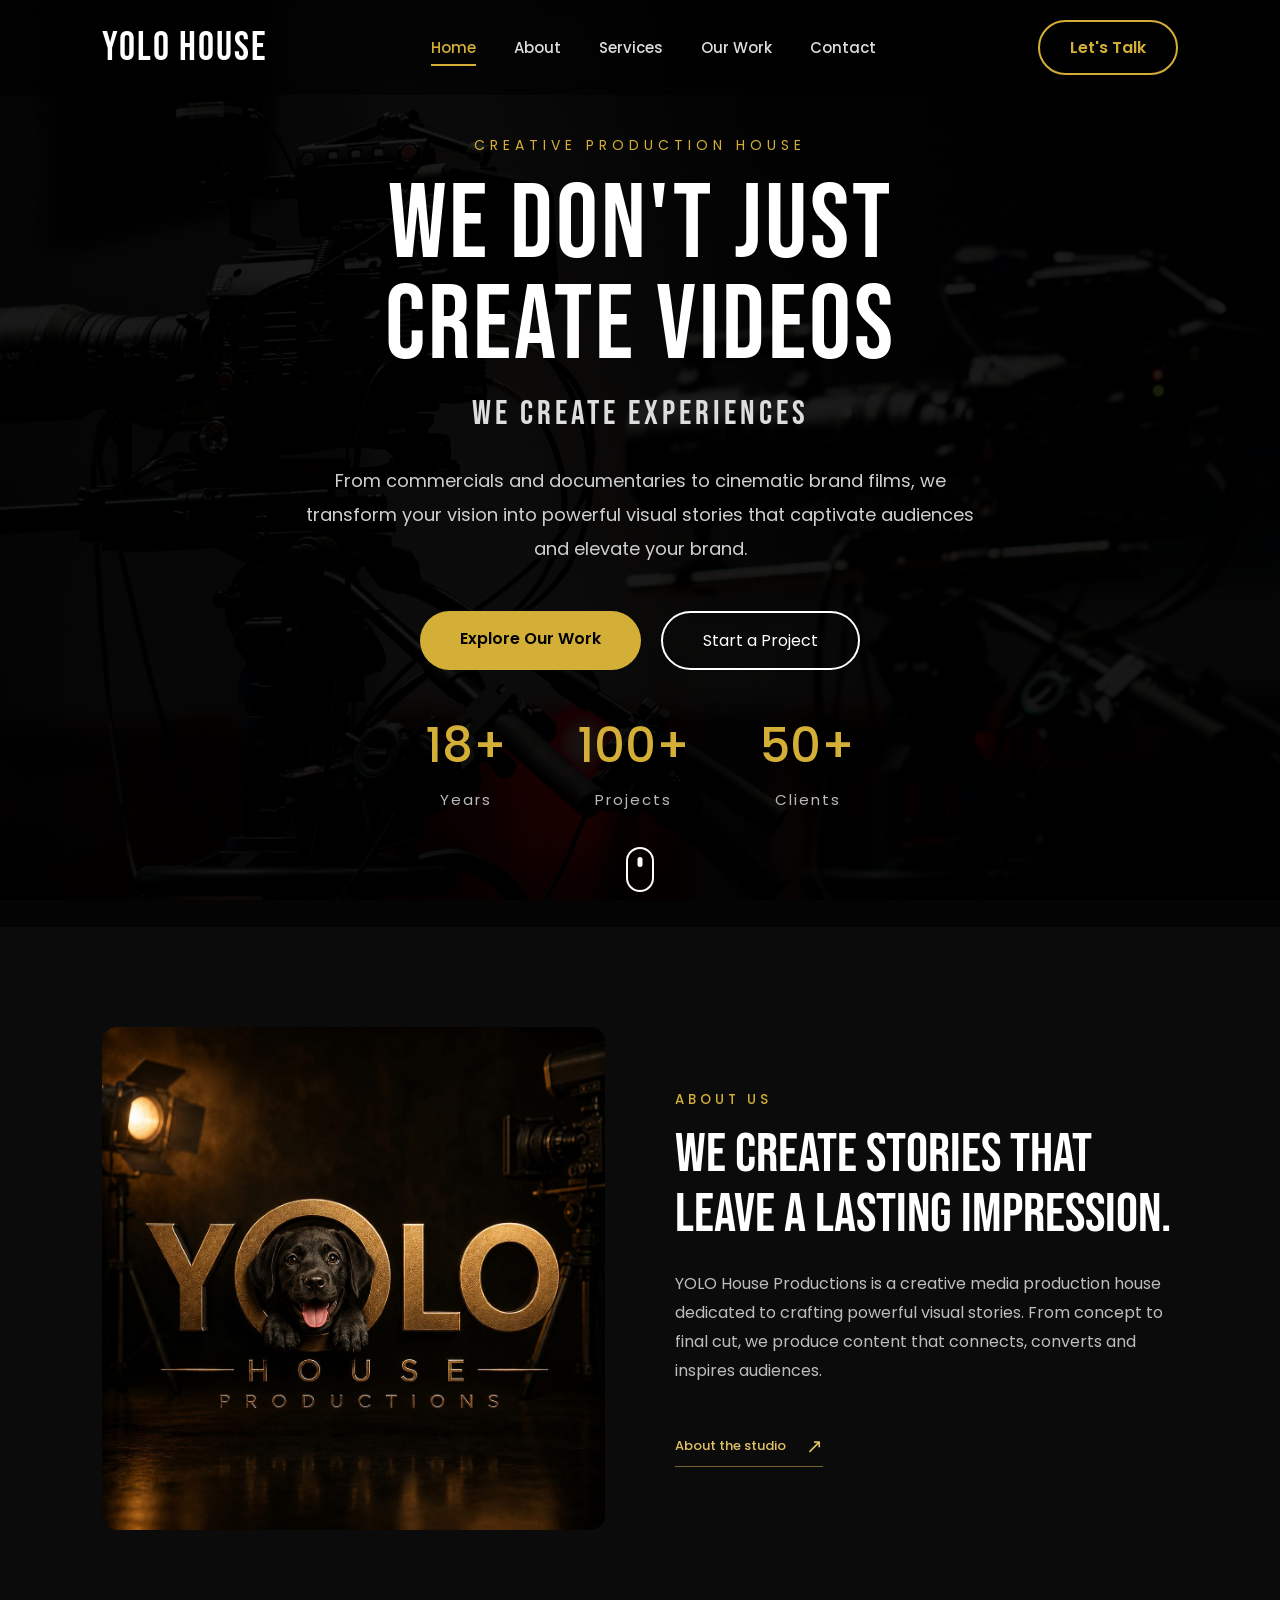
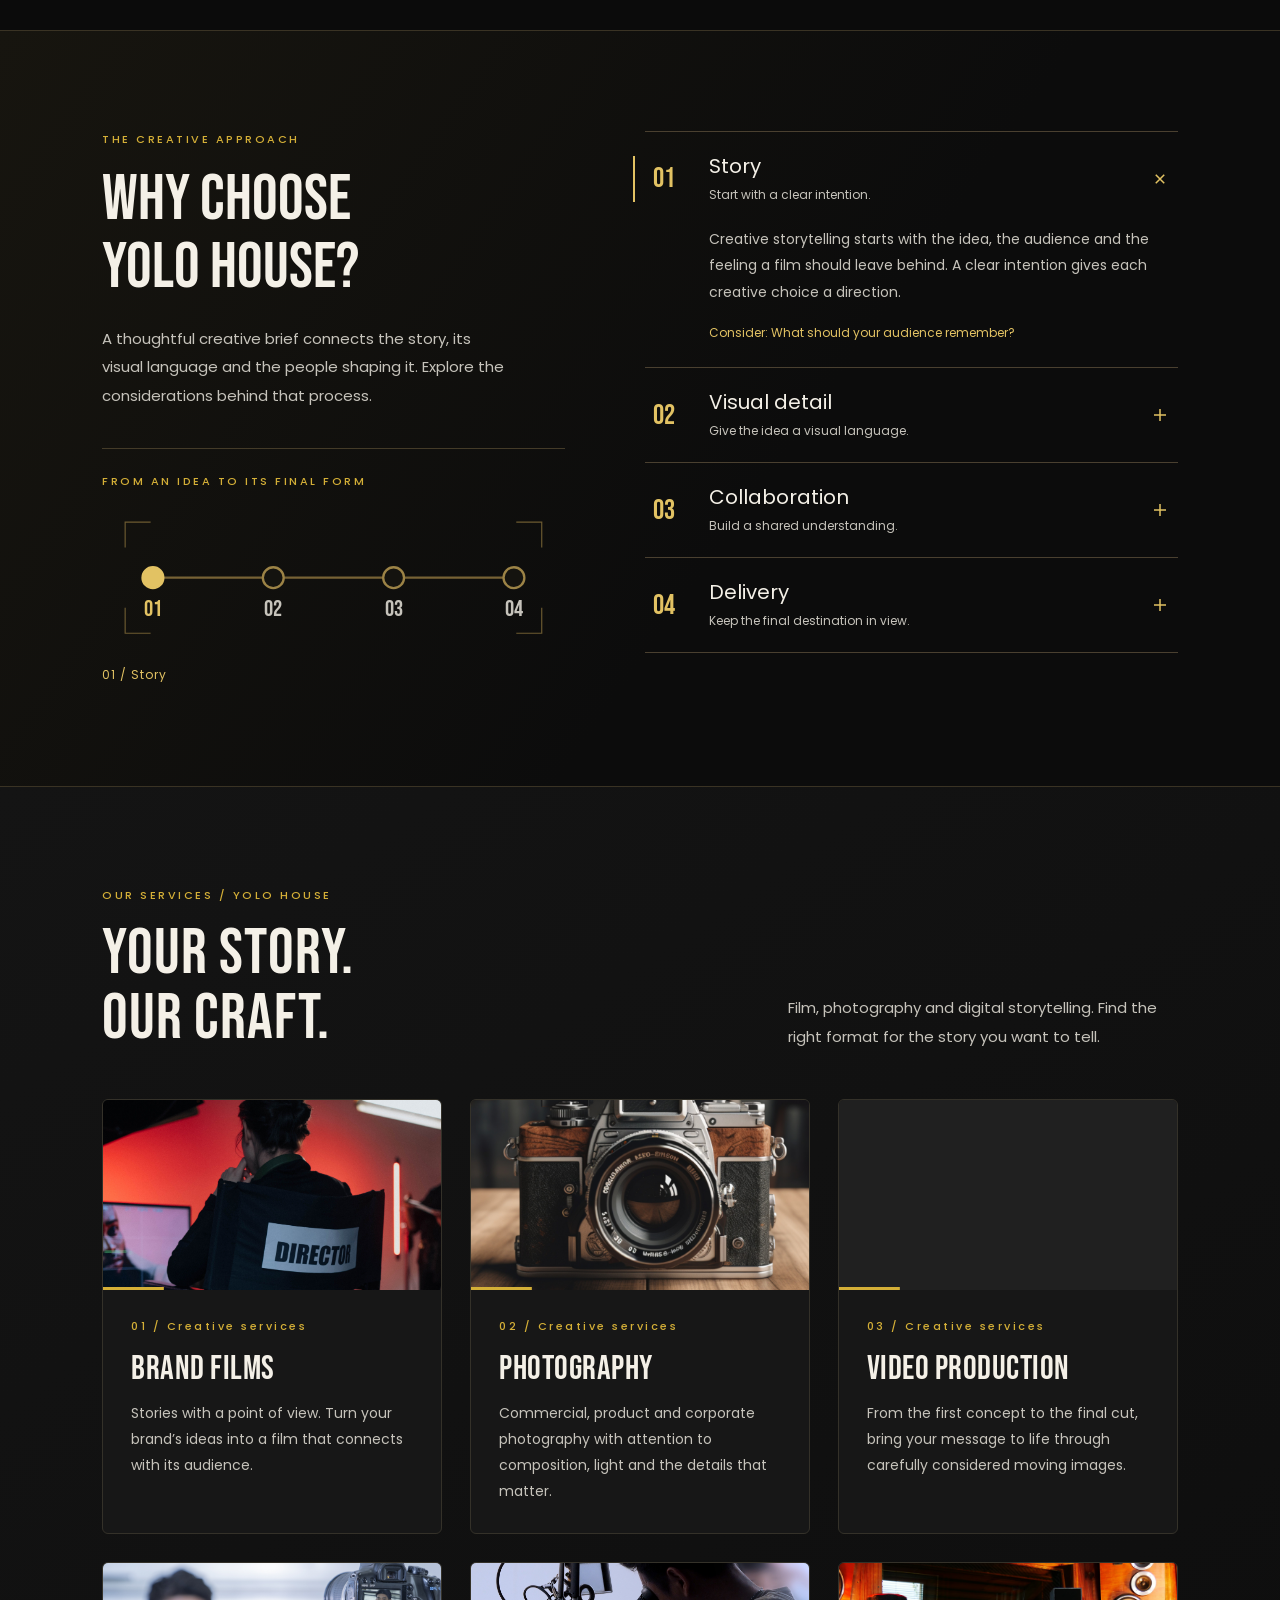
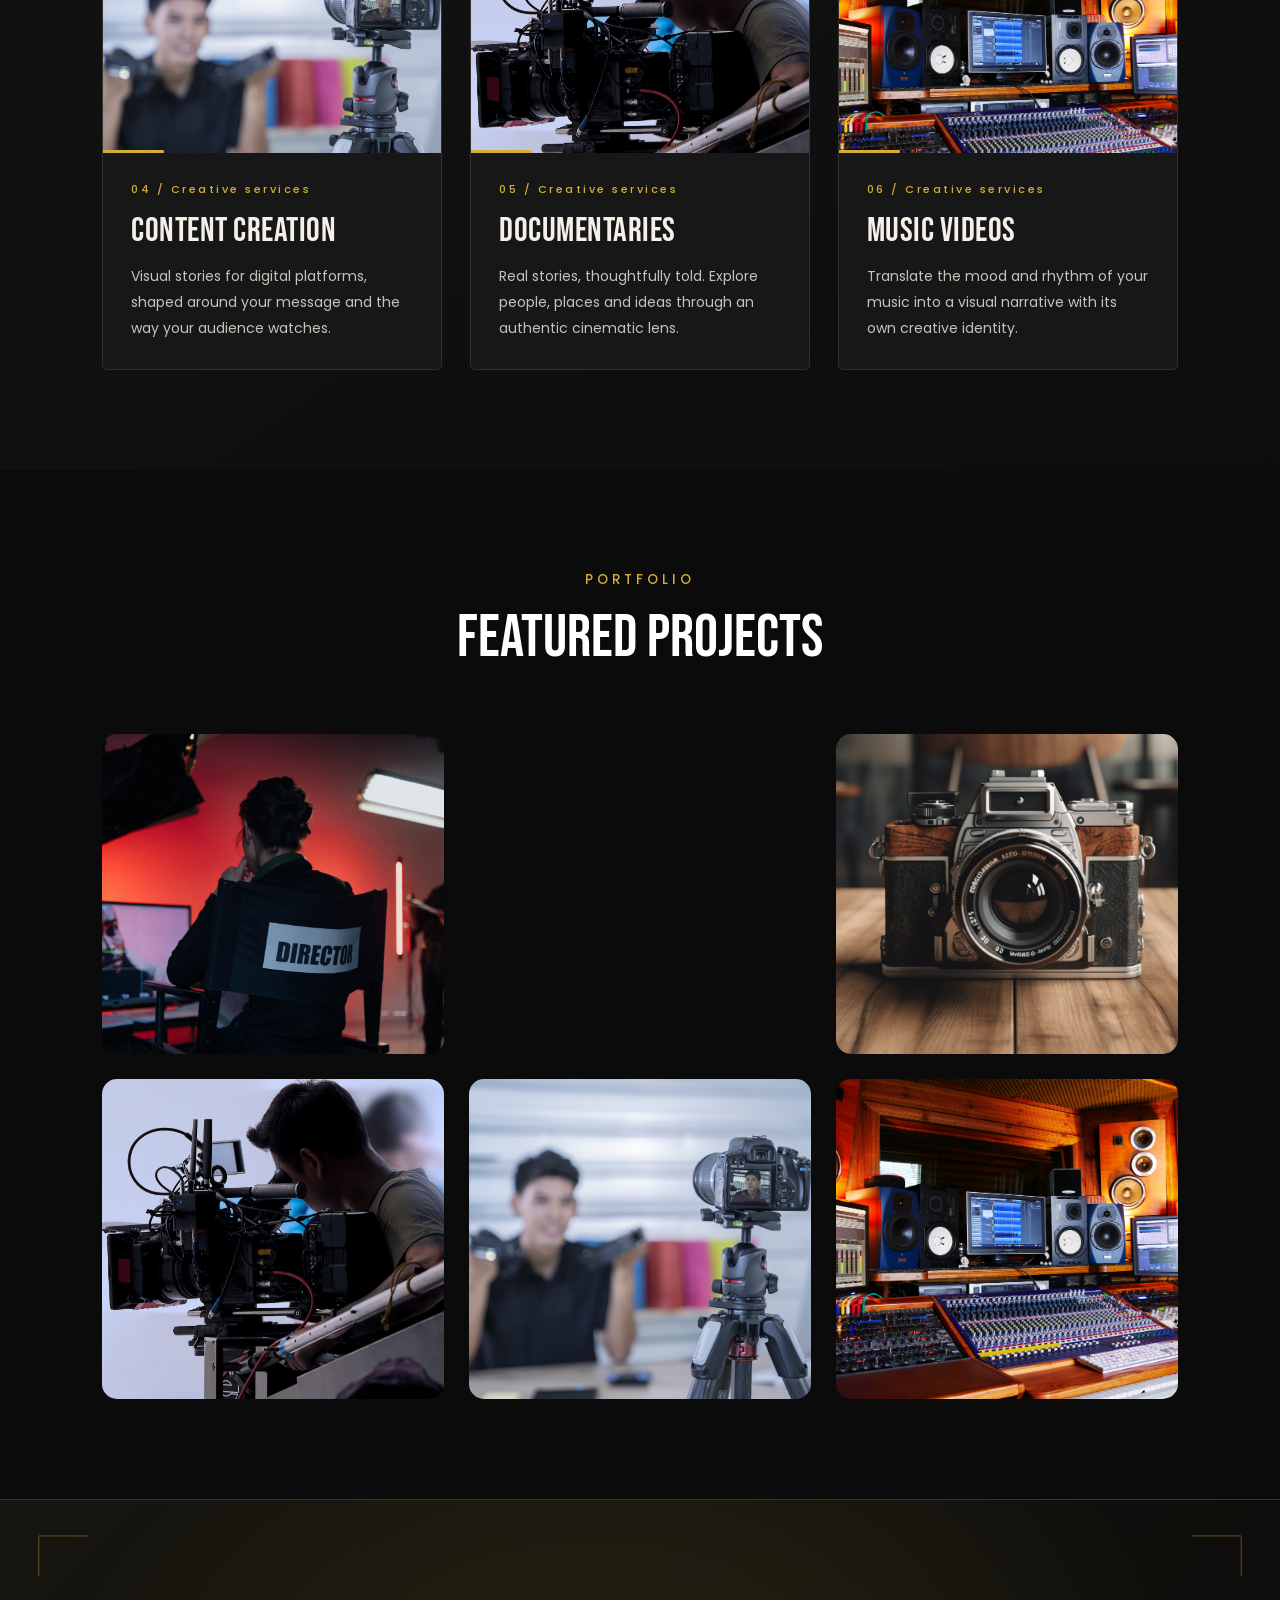
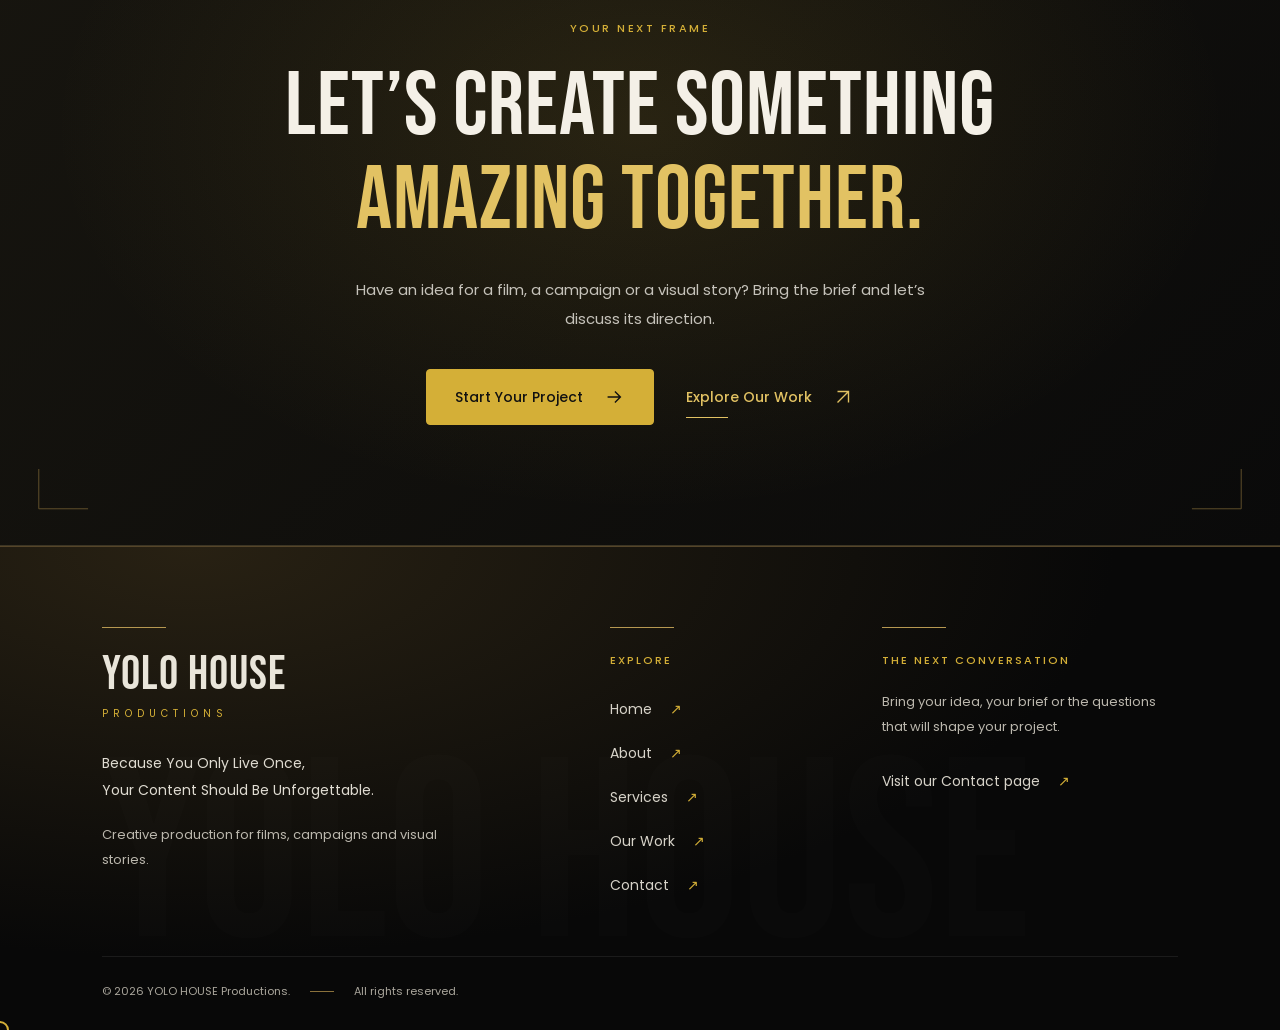
<file: index.html>
<!DOCTYPE html>
<html lang="en">
<head>
<meta charset="UTF-8">
<meta name="viewport" content="width=device-width, initial-scale=1.0">

<title>YOLO HOUSE Productions | Film &amp; Creative Production</title>
<meta name="description" content="Explore YOLO HOUSE Productions: creative storytelling through brand films, documentaries, photography and video production. Discuss your next visual project.">
<link rel="canonical" href="https://megamindprashant320.github.io/Yolo_house/">
<meta property="og:type" content="website">
<meta property="og:site_name" content="YOLO HOUSE Productions">
<meta property="og:title" content="YOLO HOUSE Productions | Film &amp; Creative Production">
<meta property="og:description" content="Creative storytelling through film, photography and video production. Explore our work and discuss your next visual project.">
<meta property="og:url" content="https://megamindprashant320.github.io/Yolo_house/">
<meta property="og:image" content="https://megamindprashant320.github.io/Yolo_house/assets/images/hero.jpg">
<meta property="og:image:alt" content="YOLO HOUSE cinematic homepage background">
<meta name="twitter:card" content="summary_large_image">
<meta name="twitter:title" content="YOLO HOUSE Productions | Film &amp; Creative Production">
<meta name="twitter:description" content="Creative storytelling through film, photography and video production.">
<meta name="twitter:image" content="https://megamindprashant320.github.io/Yolo_house/assets/images/hero.jpg">
<meta name="twitter:image:alt" content="YOLO HOUSE cinematic homepage background">
<link rel="preload" as="image" href="assets/images/hero.jpg" fetchpriority="high">

<link rel="preconnect" href="https://fonts.googleapis.com">
<link rel="preconnect" href="https://fonts.gstatic.com" crossorigin>
<link href="https://fonts.googleapis.com/css2?family=Bebas+Neue&family=Poppins:wght@300;400;500;600;700&display=swap" rel="stylesheet">

<link rel="stylesheet" href="assets/css/style.css">

</head>

<body class="home-page">
<a class="skip-link" href="#main-content">Skip to content</a>

<!--================ NAVBAR ================-->

<!--================ NAVBAR ================-->

<header>
    <a class="logo" href="index.html">
        <span class="logo-title">YOLO HOUSE</span>
    </a>

    <button class="menu-toggle" type="button" aria-label="Open menu" aria-expanded="false" aria-controls="primary-navigation">
        <span></span>
        <span></span>
        <span></span>
    </button>

    <nav id="primary-navigation" aria-label="Primary navigation">
        <ul>
            <li><a href="index.html" class="active" aria-current="page">Home</a></li>
            <li><a href="about.html">About</a></li>
            <li><a href="services.html">Services</a></li>
            <li><a href="portfolio.html">Our Work</a></li>
            <li><a href="contact.html">Contact</a></li>
        </ul>
    </nav>

    <a href="contact.html" class="btn">Let's Talk</a>
</header>

<div class="nav-overlay"></div>

<!--================ HERO ================-->

<main id="main-content" tabindex="-1">
<section class="hero" id="home">

<div class="overlay"></div>

<div class="hero-content">

<p class="hero-tag">
CREATIVE PRODUCTION HOUSE
</p>

<h1>
WE DON'T JUST<br>
CREATE VIDEOS
</h1>

<h2>
WE CREATE EXPERIENCES
</h2>

<p class="hero-description">

From commercials and documentaries to cinematic brand films,
we transform your vision into powerful visual stories that
captivate audiences and elevate your brand.

</p>

<div class="buttons">

<a href="portfolio.html" class="primary-btn">
Explore Our Work
</a>

<a href="contact.html" class="secondary-btn">
Start a Project
</a>

</div>

<div class="hero-stats">

<div>

<span class="hero-stat-value">18+</span>

<span>Years</span>

</div>

<div>

<span class="hero-stat-value">100+</span>

<span>Projects</span>

</div>

<div>

<span class="hero-stat-value">50+</span>

<span>Clients</span>

</div>

</div>

</div>

<div class="scroll-down">

<span></span>

</div>

</section>

<!--================ ABOUT ================-->

<section class="about" id="about">

<div class="left">

<img src="assets/images/about.jpg" alt="YOLO HOUSE Productions gold wordmark with a puppy, camera and studio light" width="1129" height="1129" loading="lazy" decoding="async">

</div>

<div class="right">

<span class="home-eyebrow">ABOUT US</span>

<h2>

We Create Stories That Leave

A Lasting Impression.

</h2>

<p>

YOLO House Productions is a creative media production house dedicated to crafting

powerful visual stories.

From concept to final cut, we produce content that connects,

converts and inspires audiences.

</p>

<a class="text-link" href="about.html">About the studio <span aria-hidden="true">↗</span></a>

</div>

</section>

<!--================ SERVICES ================-->

<section class="home-approach studio-section" aria-labelledby="approach-title">
    <div class="approach-intro">
        <span class="studio-kicker">THE CREATIVE APPROACH</span>
        <h2 id="approach-title">Why choose<br>YOLO HOUSE?</h2>
        <p>A thoughtful creative brief connects the story, its visual language and the people shaping it. Explore the considerations behind that process.</p>
        <div class="approach-graphic">
            <span class="studio-kicker">FROM AN IDEA TO ITS FINAL FORM</span>
            <svg viewBox="0 0 400 136" role="img" aria-label="A connected creative process: story, visual detail, collaboration and delivery">
                <path class="approach-frame" d="M20 42V20h22m316 0h22v22M20 94v22h22m316 0h22V94"/>
                <path class="approach-track" d="M44 68H356" pathLength="100"/>
                <path class="approach-progress" d="M44 68H356" pathLength="100"/>
                <g class="approach-node" data-approach-node><circle cx="44" cy="68" r="9"/><text x="44" y="101">01</text></g>
                <g class="approach-node" data-approach-node><circle cx="148" cy="68" r="9"/><text x="148" y="101">02</text></g>
                <g class="approach-node" data-approach-node><circle cx="252" cy="68" r="9"/><text x="252" y="101">03</text></g>
                <g class="approach-node" data-approach-node><circle cx="356" cy="68" r="9"/><text x="356" y="101">04</text></g>
            </svg>
            <p class="approach-status" aria-live="polite" aria-atomic="true">Explore the creative stages</p>
        </div>
    </div>
    <div class="approach-steps">
        <details class="approach-step" name="creative-approach" open data-approach-step>
            <summary><span class="approach-number" aria-hidden="true">01</span><span><span class="approach-step-title">Story</span><span class="approach-step-subtitle">Start with a clear intention.</span></span><svg viewBox="0 0 20 20" aria-hidden="true"><path d="M4 10h12M10 4v12"/></svg></summary>
            <div class="approach-detail"><p>Creative storytelling starts with the idea, the audience and the feeling a film should leave behind. A clear intention gives each creative choice a direction.</p><p class="approach-question">Consider: What should your audience remember?</p></div>
        </details>
        <details class="approach-step" name="creative-approach" data-approach-step>
            <summary><span class="approach-number" aria-hidden="true">02</span><span><span class="approach-step-title">Visual detail</span><span class="approach-step-subtitle">Give the idea a visual language.</span></span><svg viewBox="0 0 20 20" aria-hidden="true"><path d="M4 10h12M10 4v12"/></svg></summary>
            <div class="approach-detail"><p>Composition, light, colour and pacing work together to shape how a story feels. Visual references can help make that direction concrete before production begins.</p><p class="approach-question">Consider: What visual mood supports the story?</p></div>
        </details>
        <details class="approach-step" name="creative-approach" data-approach-step>
            <summary><span class="approach-number" aria-hidden="true">03</span><span><span class="approach-step-title">Collaboration</span><span class="approach-step-subtitle">Build a shared understanding.</span></span><svg viewBox="0 0 20 20" aria-hidden="true"><path d="M4 10h12M10 4v12"/></svg></summary>
            <div class="approach-detail"><p>A collaborative production process makes room for questions, references and feedback. Agreeing on priorities helps keep the creative direction understandable to everyone involved.</p><p class="approach-question">Consider: Which decisions need a shared agreement?</p></div>
        </details>
        <details class="approach-step" name="creative-approach" data-approach-step>
            <summary><span class="approach-number" aria-hidden="true">04</span><span><span class="approach-step-title">Delivery</span><span class="approach-step-subtitle">Keep the final destination in view.</span></span><svg viewBox="0 0 20 20" aria-hidden="true"><path d="M4 10h12M10 4v12"/></svg></summary>
            <div class="approach-detail"><p>Thinking about the final format from the concept stage connects production choices with editing and delivery. The intended platform gives the brief a practical destination.</p><p class="approach-question">Consider: Where and how will the finished film be seen?</p></div>
        </details>
    </div>
</section>

<section class="services studio-section" id="services" aria-labelledby="home-services-title">
    <div class="studio-heading"><div><span class="studio-kicker">OUR SERVICES / YOLO HOUSE</span>
    <h2 id="home-services-title">Your story.<br>Our craft.</h2></div>
    <p>Film, photography and digital storytelling. Find the right format for the story you want to tell.</p></div>
    <div class="studio-grid"><article class="studio-card" data-service-showcase>
    <div class="studio-card-image"><div class="showcase-frame"><img src="assets/images/work1.jpg" alt="Director seated on a red-lit film set" loading="lazy" width="4160" height="4160" decoding="async"></div></div>
    <div class="studio-card-body">
        <span class="studio-kicker">01 / Creative services</span>
        <h3>Brand Films</h3><p>Stories with a point of view. Turn your brand’s ideas into a film that connects with its audience.</p>
    </div>
</article>
<article class="studio-card" data-service-showcase>
    <div class="studio-card-image"><div class="showcase-frame"><img src="assets/images/work3.jpg" alt="Vintage still camera on a wooden surface" loading="lazy" width="3736" height="3736" decoding="async"></div></div>
    <div class="studio-card-body">
        <span class="studio-kicker">02 / Creative services</span>
        <h3>Photography</h3><p>Commercial, product and corporate photography with attention to composition, light and the details that matter.</p>
    </div>
</article>
<article class="studio-card" data-service-showcase>
    <div class="studio-card-image"><div class="showcase-frame"><img src="assets/images/work2.jpg" alt="Cinema camera beside a mountain lake" loading="lazy" width="2011" height="2011" decoding="async"></div></div>
    <div class="studio-card-body">
        <span class="studio-kicker">03 / Creative services</span>
        <h3>Video Production</h3><p>From the first concept to the final cut, bring your message to life through carefully considered moving images.</p>
    </div>
</article>
<article class="studio-card" data-service-showcase>
    <div class="studio-card-image"><div class="showcase-frame"><img src="assets/images/work5.jpg" alt="Camera recording an interview subject" loading="lazy" width="4000" height="4000" decoding="async"></div></div>
    <div class="studio-card-body">
        <span class="studio-kicker">04 / Creative services</span>
        <h3>Content Creation</h3><p>Visual stories for digital platforms, shaped around your message and the way your audience watches.</p>
    </div>
</article>
<article class="studio-card" data-service-showcase>
    <div class="studio-card-image"><div class="showcase-frame"><img src="assets/images/work4.jpg" alt="Camera operator looking through a cinema camera" loading="lazy" width="2592" height="2592" decoding="async"></div></div>
    <div class="studio-card-body">
        <span class="studio-kicker">05 / Creative services</span>
        <h3>Documentaries</h3><p>Real stories, thoughtfully told. Explore people, places and ideas through an authentic cinematic lens.</p>
    </div>
</article>
<article class="studio-card" data-service-showcase>
    <div class="studio-card-image"><div class="showcase-frame"><img src="assets/images/work6.jpg" alt="Audio mixing desk with studio monitors" loading="lazy" width="3448" height="3448" decoding="async"></div></div>
    <div class="studio-card-body">
        <span class="studio-kicker">06 / Creative services</span>
        <h3>Music Videos</h3><p>Translate the mood and rhythm of your music into a visual narrative with its own creative identity.</p>
    </div>
</article></div>
</section>

<!--================ FEATURED WORK ================-->

<section class="portfolio" id="portfolio">

<span class="home-eyebrow">PORTFOLIO</span>

<h2>Featured Projects</h2>

<div class="gallery">

<button class="item project-trigger" type="button" aria-label="View featured project image 1 of 6" aria-haspopup="dialog" aria-controls="project-lightbox"><img src="assets/images/work1.jpg" alt="Director seated on a red-lit film set" width="4160" height="4160" loading="lazy" decoding="async"></button>

<button class="item project-trigger" type="button" aria-label="View featured project image 2 of 6" aria-haspopup="dialog" aria-controls="project-lightbox"><img src="assets/images/work2.jpg" alt="Cinema camera beside a mountain lake" width="2011" height="2011" loading="lazy" decoding="async"></button>

<button class="item project-trigger" type="button" aria-label="View featured project image 3 of 6" aria-haspopup="dialog" aria-controls="project-lightbox"><img src="assets/images/work3.jpg" alt="Vintage still camera on a wooden surface" width="3736" height="3736" loading="lazy" decoding="async"></button>

<button class="item project-trigger" type="button" aria-label="View featured project image 4 of 6" aria-haspopup="dialog" aria-controls="project-lightbox"><img src="assets/images/work4.jpg" alt="Camera operator looking through a cinema camera" width="2592" height="2592" loading="lazy" decoding="async"></button>

<button class="item project-trigger" type="button" aria-label="View featured project image 5 of 6" aria-haspopup="dialog" aria-controls="project-lightbox"><img src="assets/images/work5.jpg" alt="Camera recording an interview subject" width="4000" height="4000" loading="lazy" decoding="async"></button>

<button class="item project-trigger" type="button" aria-label="View featured project image 6 of 6" aria-haspopup="dialog" aria-controls="project-lightbox"><img src="assets/images/work6.jpg" alt="Audio mixing desk with studio monitors" width="3448" height="3448" loading="lazy" decoding="async"></button>

</div>

</section>

<!--================ CTA ================-->

<section class="home-project-cta studio-section" id="contact" aria-labelledby="cta">
    <svg class="project-cta-frame" viewBox="0 0 1000 600" preserveAspectRatio="none" aria-hidden="true" focusable="false">
        <path d="M52 12H12v40m936-40h40v40M12 548v40h40m896 0h40v-40" vector-effect="non-scaling-stroke"/>
    </svg>
    <div class="project-cta-content">
        <span class="studio-kicker">YOUR NEXT FRAME</span>
        <h2 id="cta">Let’s create something<br><span>amazing together.</span></h2>
        <p>Have an idea for a film, a campaign or a visual story? Bring the brief and let’s discuss its direction.</p>
        <div class="project-cta-actions">
            <a class="project-cta-primary" href="contact.html">Start Your Project <svg viewBox="0 0 24 24" aria-hidden="true"><path d="M5 12h14m-6-6 6 6-6 6"/></svg></a>
            <a class="project-cta-secondary" href="portfolio.html">Explore Our Work <svg viewBox="0 0 24 24" aria-hidden="true"><path d="M6 18 18 6M6 6h12v12"/></svg></a>
        </div>
    </div>
</section>

</main>

<!--================ FOOTER ================-->

<footer class="home-footer studio-section" aria-labelledby="footer-brand">
    <div class="footer-wordmark" aria-hidden="true">YOLO HOUSE</div>
    <div class="footer-layout">
        <div class="footer-column footer-brand">
            <a class="footer-logo" href="index.html" id="footer-brand">YOLO HOUSE<span>PRODUCTIONS</span></a>
            <p class="footer-tagline">Because You Only Live Once,<br>Your Content Should Be Unforgettable.</p>
            <p>Creative production for films, campaigns and visual stories.</p>
        </div>
        <nav class="footer-column footer-navigation" aria-label="Footer navigation">
            <h2>EXPLORE</h2>
            <a href="index.html" aria-current="page">Home <span aria-hidden="true">&#8599;</span></a>
            <a href="about.html">About <span aria-hidden="true">&#8599;</span></a>
            <a href="services.html">Services <span aria-hidden="true">&#8599;</span></a>
            <a href="portfolio.html">Our Work <span aria-hidden="true">&#8599;</span></a>
            <a href="contact.html">Contact <span aria-hidden="true">&#8599;</span></a>
        </nav>
        <div class="footer-column footer-contact">
            <h2>THE NEXT CONVERSATION</h2>
            <p>Bring your idea, your brief or the questions that will shape your project.</p>
            <a class="footer-contact-link" href="contact.html">Visit our Contact page <span aria-hidden="true">&#8599;</span></a>
        </div>
    </div>
    <div class="footer-bottom">
        <p>© <span data-footer-year>2026</span> YOLO HOUSE Productions.</p>
        <span class="footer-separator" aria-hidden="true"></span>
        <p>All rights reserved.</p>
    </div>
</footer>

<dialog class="project-lightbox" id="project-lightbox" aria-labelledby="project-lightbox-name" aria-describedby="project-lightbox-help">
    <h2 class="visually-hidden" id="project-lightbox-name">Featured Projects image viewer</h2>
    <p class="visually-hidden" id="project-lightbox-help">Use Previous and Next, the Left and Right arrow keys, or swipe across the image. Press Escape or Close to return to the gallery.</p>
    <div class="viewer-background" aria-hidden="true">
        <div class="viewer-background-layer"></div>
        <div class="viewer-background-layer"></div>
    </div>
    <div class="viewer-layout">
        <div class="viewer-topbar">
            <div class="viewer-meta" aria-live="polite" aria-atomic="true">
                <p class="viewer-counter"></p>
                <p class="viewer-title" hidden></p>
            </div>
            <button type="button" class="viewer-control viewer-close" aria-label="Close project viewer" data-viewer-close autofocus>
                <svg viewBox="0 0 24 24" aria-hidden="true"><path d="m6 6 12 12M18 6 6 18"/></svg>
            </button>
        </div>
        <div class="viewer-stage">
            <img class="viewer-image" data-viewer-image alt="" hidden>
            <p class="viewer-loading" role="status" hidden>Loading image…</p>
            <div class="viewer-error" role="status" hidden>
                <p>This image could not be loaded. You can keep browsing with Previous and Next.</p>
                <button type="button" class="viewer-control" data-viewer-retry>Retry image</button>
            </div>
        </div>
        <div class="viewer-navigation">
            <button type="button" class="viewer-control" aria-label="Previous project image" data-viewer-previous>
                <svg viewBox="0 0 24 24" aria-hidden="true"><path d="M19 12H5m6-6-6 6 6 6"/></svg><span>Previous</span>
            </button>
            <button type="button" class="viewer-control" aria-label="Next project image" data-viewer-next>
                <span>Next</span><svg viewBox="0 0 24 24" aria-hidden="true"><path d="M5 12h14m-6-6 6 6-6 6"/></svg>
            </button>
        </div>
    </div>
</dialog>

<script src="assets/js/main.js"></script>

</body>

</html>
</file>
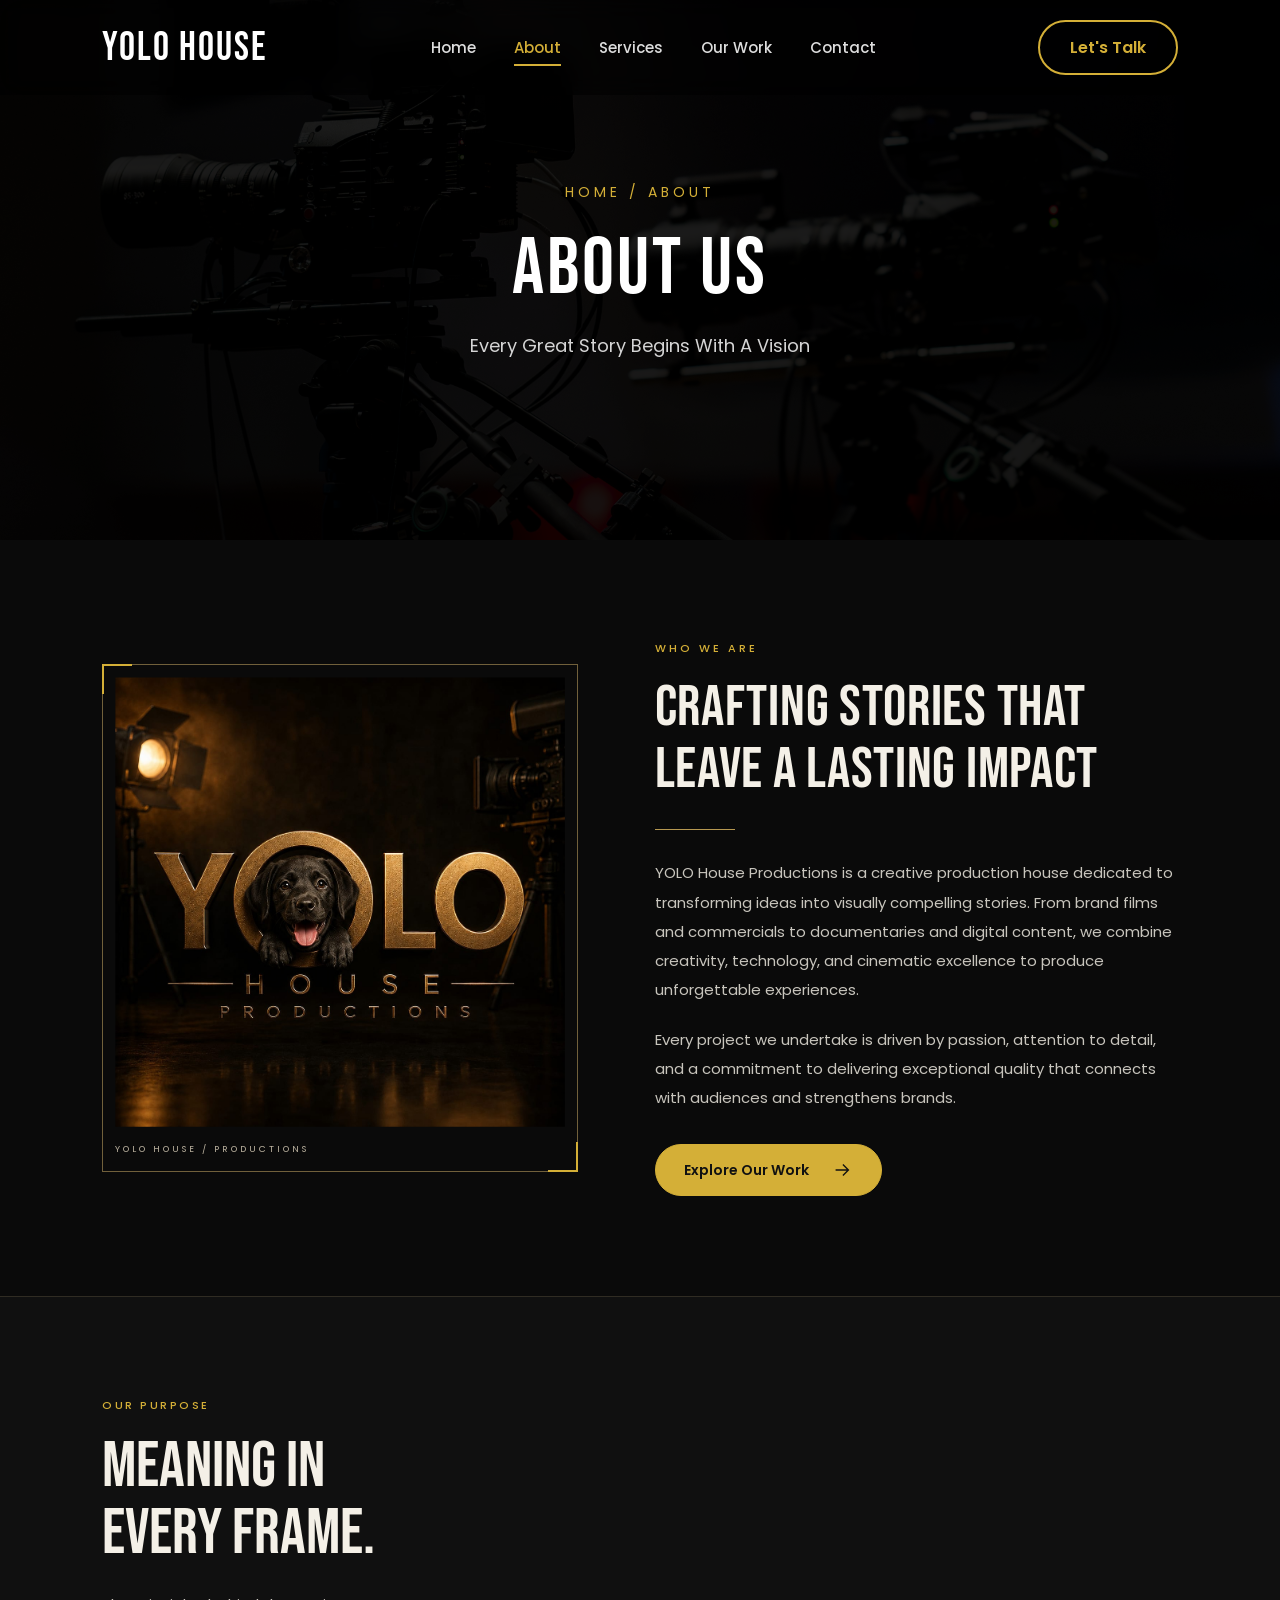
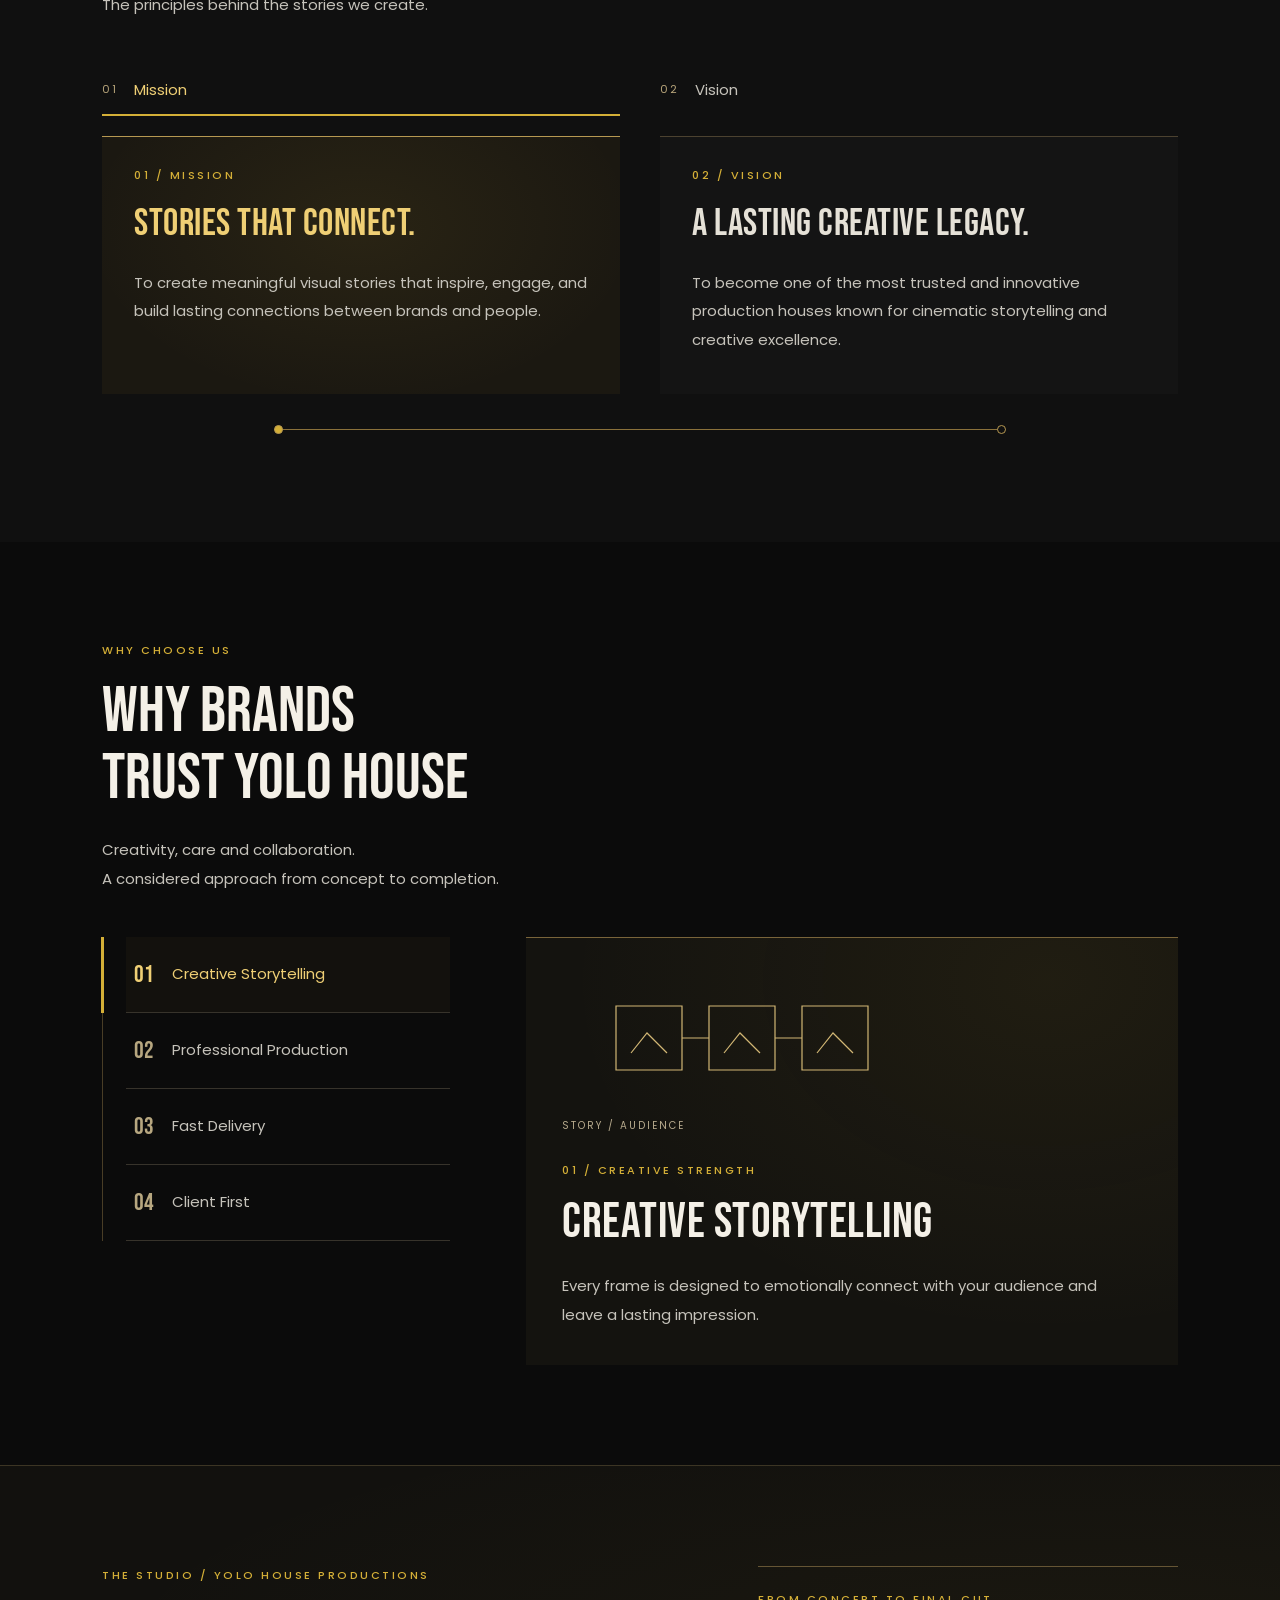
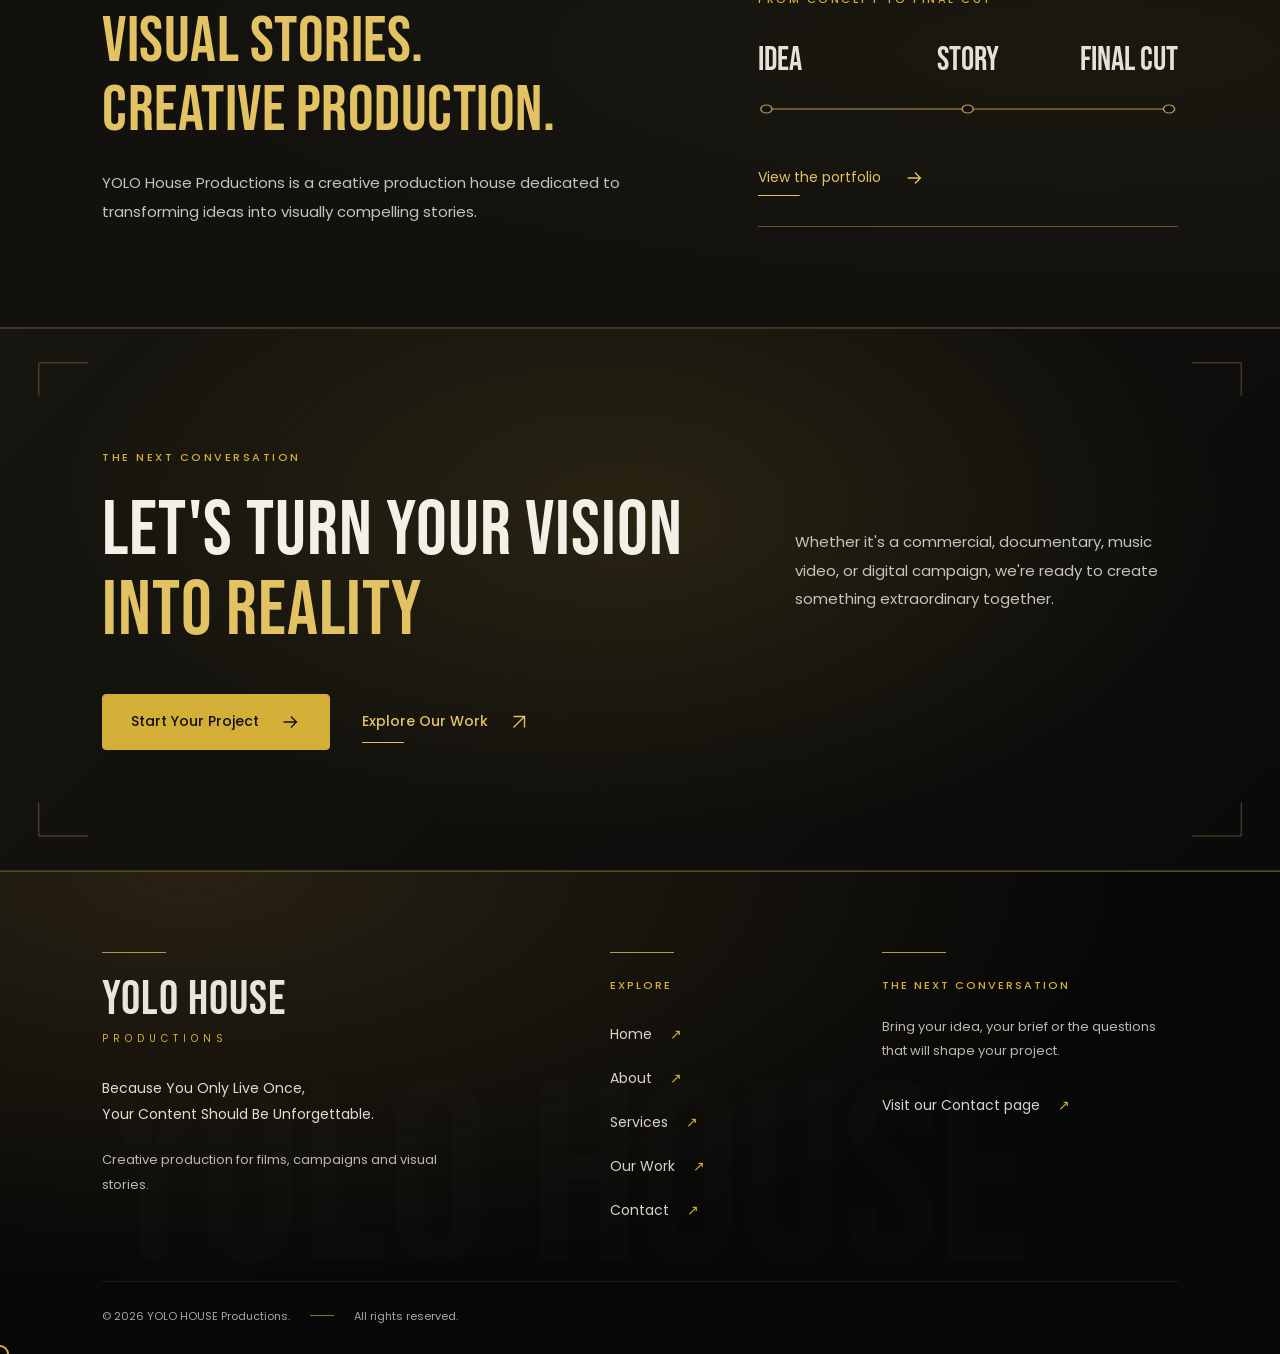
<file: about.html>
<!DOCTYPE html>
<html lang="en">

<head>

    <meta charset="UTF-8">
    <meta name="viewport" content="width=device-width, initial-scale=1.0">

    <title>About | YOLO House Productions</title>

    <link rel="preconnect" href="https://fonts.googleapis.com">

    <link rel="preconnect" href="https://fonts.gstatic.com" crossorigin>

    <link href="https://fonts.googleapis.com/css2?family=Poppins:wght@300;400;500;600;700&family=Bebas+Neue&display=swap" rel="stylesheet">

    <link rel="stylesheet" href="assets/css/style.css">

<noscript><style>.preloader{display:none;}</style></noscript>

    <meta name="description" content="Learn about YOLO HOUSE Productions, its visual storytelling approach and collaborative process for films, campaigns and photography.">
    <link rel="canonical" href="https://megamindprashant320.github.io/Yolo_house/about.html">

</head>

<body>

<!--================ PRELOADER ================-->

<div class="preloader">

    <h2>YOLO HOUSE</h2>

</div>

<!--================ HEADER ================-->

<header>
    <a class="logo" href="index.html">
        <h2>YOLO HOUSE</h2>
    </a>

    <button class="menu-toggle" type="button" aria-label="Open menu" aria-expanded="false" aria-controls="primary-navigation">
        <span></span>
        <span></span>
        <span></span>
    </button>

    <nav id="primary-navigation" aria-label="Primary navigation">
        <ul>
            <li><a href="index.html">Home</a></li>
            <li><a href="about.html" class="active" aria-current="page">About</a></li>
            <li><a href="services.html">Services</a></li>
            <li><a href="portfolio.html">Our Work</a></li>
            <li><a href="contact.html">Contact</a></li>
        </ul>
    </nav>

    <a href="contact.html" class="btn">Let's Talk</a>
</header>

<div class="nav-overlay"></div>

<!--================ PAGE BANNER ================-->

<section class="page-banner about-banner">

    <div class="overlay"></div>

    <div class="banner-content">

        <p>HOME / ABOUT</p>

        <h1>ABOUT US</h1>

        <span>
            Every Great Story Begins With A Vision
        </span>

    </div>

</section>

<!--================ OUR STORY ================-->

<section class="about-story studio-section" aria-labelledby="story-title">
    <div class="story-image">
        <div class="story-image-media">
            <img src="assets/images/about.jpg" alt="YOLO HOUSE Productions gold wordmark with a puppy, cinema camera and studio light" width="1129" height="1129" loading="lazy" decoding="async" data-story-image>
        </div>
        <span class="story-image-caption" aria-hidden="true">YOLO HOUSE / PRODUCTIONS</span>
    </div>
    <div class="story-content">
        <span class="section-tag story-entrance">WHO WE ARE</span>
        <h2 class="story-entrance" id="story-title">Crafting Stories That Leave A Lasting Impact</h2>
        <span class="story-divider" aria-hidden="true"></span>
        <p class="story-entrance">YOLO House Productions is a creative production house dedicated to transforming ideas into visually compelling stories. From brand films and commercials to documentaries and digital content, we combine creativity, technology, and cinematic excellence to produce unforgettable experiences.</p>
        <p class="story-entrance">Every project we undertake is driven by passion, attention to detail, and a commitment to delivering exceptional quality that connects with audiences and strengthens brands.</p>
        <a href="portfolio.html" class="story-work-link story-entrance">Explore Our Work <svg viewBox="0 0 24 24" aria-hidden="true"><path d="M5 12h14m-6-6 6 6-6 6"/></svg></a>
    </div>
</section>

<!--================ MISSION & VISION ================-->

<section class="mission-vision studio-section" aria-labelledby="purpose-title">
    <div class="purpose-intro"><span class="studio-kicker">OUR PURPOSE</span><h2 id="purpose-title">Meaning in<br>every frame.</h2><p>The principles behind the stories we create.</p></div>
    <div class="purpose-experience" data-active="0">
        <div class="purpose-selectors" aria-label="Mission and Vision" hidden>
            <button type="button" id="purpose-control-0" aria-controls="purpose-panel-0" data-purpose-select="0"><span aria-hidden="true">01</span>Mission</button>
            <button type="button" id="purpose-control-1" aria-controls="purpose-panel-1" data-purpose-select="1"><span aria-hidden="true">02</span>Vision</button>
        </div>
        <div class="purpose-panels">
            <article class="purpose-panel" id="purpose-panel-0" aria-labelledby="purpose-heading-0"><span class="studio-kicker">01 / MISSION</span><h3 id="purpose-heading-0">Stories that connect.</h3><p>To create meaningful visual stories that inspire, engage, and build lasting connections between brands and people.</p></article>
            <article class="purpose-panel" id="purpose-panel-1" aria-labelledby="purpose-heading-1"><span class="studio-kicker">02 / VISION</span><h3 id="purpose-heading-1">A lasting creative legacy.</h3><p>To become one of the most trusted and innovative production houses known for cinematic storytelling and creative excellence.</p></article>
        </div>
        <div class="purpose-connector" aria-hidden="true"><span></span><i></i><i></i></div>
    </div>
</section>

<!--================ PART 1 END ================-->

<!--================ WHY CHOOSE US ================-->

<section class="why-us studio-section" aria-labelledby="why-title">
    <div class="why-intro"><span class="studio-kicker">WHY CHOOSE US</span><h2 id="why-title">Why Brands<br>Trust YOLO House</h2><p>Creativity, care and collaboration.<br>A considered approach from concept to completion.</p></div>
    <div class="strength-experience">
        <div class="strength-selector" aria-label="Creative strengths" hidden>
            <span class="strength-track" aria-hidden="true"><i></i></span>
            <button type="button" id="strength-tab-0" aria-controls="strength-panel-0"><span aria-hidden="true">01</span>Creative Storytelling</button>
            <button type="button" id="strength-tab-1" aria-controls="strength-panel-1"><span aria-hidden="true">02</span>Professional Production</button>
            <button type="button" id="strength-tab-2" aria-controls="strength-panel-2"><span aria-hidden="true">03</span>Fast Delivery</button>
            <button type="button" id="strength-tab-3" aria-controls="strength-panel-3"><span aria-hidden="true">04</span>Client First</button>
        </div>
        <div class="strength-panels">
            <article class="strength-panel" id="strength-panel-0" aria-labelledby="strength-title-0">
                <div class="strength-graphic" aria-hidden="true"><svg viewBox="0 0 300 150" focusable="false"><path d="M24 38h66v64H24z M117 38h66v64h-66z M210 38h66v64h-66z M90 70h27m66 0h27 M39 85l16-20 20 20 M132 85l16-20 20 20 M225 85l16-20 20 20" pathLength="100"/></svg><span>Story / audience</span></div>
                <span class="studio-kicker">01 / CREATIVE STRENGTH</span>
                <h3 id="strength-title-0">Creative Storytelling</h3><p>Every frame is designed to emotionally connect with your audience and leave a lasting impression.</p>
            </article>
            <article class="strength-panel" id="strength-panel-1" aria-labelledby="strength-title-1">
                <div class="strength-graphic" aria-hidden="true"><svg viewBox="0 0 300 150" focusable="false"><path d="M55 36H30v25m215-25h25v25M30 89v25h25m190 0h25V89 M107 43h86v62h-86z M135 74h30m-15-15v30 M72 61v26m156-26v26" pathLength="100"/></svg><span>Picture / light / sound</span></div>
                <span class="studio-kicker">02 / CREATIVE STRENGTH</span>
                <h3 id="strength-title-1">Professional Production</h3><p>High-end cameras, lighting, audio, and editing ensure cinematic quality in every project.</p>
            </article>
            <article class="strength-panel" id="strength-panel-2" aria-labelledby="strength-title-2">
                <div class="strength-graphic" aria-hidden="true"><svg viewBox="0 0 300 150" focusable="false"><path d="M28 72h240m-22-18 18 18-18 18 M54 42v60m72-60v60m72-60v60 M40 116h28m44 0h28m44 0h28" pathLength="100"/></svg><span>Brief / edit / delivery</span></div>
                <span class="studio-kicker">03 / CREATIVE STRENGTH</span>
                <h3 id="strength-title-2">Fast Delivery</h3><p>We value your deadlines and deliver projects without compromising creativity or quality.</p>
            </article>
            <article class="strength-panel" id="strength-panel-3" aria-labelledby="strength-title-3">
                <div class="strength-graphic" aria-hidden="true"><svg viewBox="0 0 300 150" focusable="false"><path d="M74 40a34 34 0 1 0 0 68a34 34 0 1 0 0-68 M150 40a34 34 0 1 0 0 68a34 34 0 1 0 0-68 M226 40a34 34 0 1 0 0 68a34 34 0 1 0 0-68 M74 74h152" pathLength="100"/></svg><span>Shared direction</span></div>
                <span class="studio-kicker">04 / CREATIVE STRENGTH</span>
                <h3 id="strength-title-3">Client First</h3><p>Every project is built around collaboration, transparency, and complete client satisfaction.</p>
            </article>
        </div>
    </div>
</section>

<!--================ COMPANY STATS ================-->

<section class="company-stats studio-section" aria-labelledby="stats-title">
    <div class="credibility-identity">
        <span class="studio-kicker">THE STUDIO / YOLO HOUSE PRODUCTIONS</span>
        <h2 id="stats-title">Visual stories.<br>Creative production.</h2>
        <p>YOLO House Productions is a creative production house dedicated to transforming ideas into visually compelling stories.</p>
    </div>
    <div class="credibility-craft">
        <span class="studio-kicker">FROM CONCEPT TO FINAL CUT</span>
        <div class="credibility-sequence">
            <span>Idea</span><span>Story</span><span>Final cut</span>
            <svg viewBox="0 0 300 30" preserveAspectRatio="none" aria-hidden="true" focusable="false"><path d="M6 15H294" pathLength="100"/><circle cx="6" cy="15" r="4"/><circle cx="150" cy="15" r="4"/><circle cx="294" cy="15" r="4"/></svg>
        </div>
        <a class="credibility-work-link" href="portfolio.html">View the portfolio <svg viewBox="0 0 24 24" aria-hidden="true"><path d="M5 12h14m-6-6 6 6-6 6"/></svg></a>
    </div>
</section>

<!--================ CALL TO ACTION ================-->

<section class="home-project-cta about-project-cta studio-section" aria-labelledby="about-closing-title">
    <svg class="project-cta-frame" viewBox="0 0 1000 600" preserveAspectRatio="none" aria-hidden="true" focusable="false">
        <path d="M52 12H12v40m936-40h40v40M12 548v40h40m896 0h40v-40" vector-effect="non-scaling-stroke"/>
    </svg>
    <div class="project-cta-content">
        <span class="studio-kicker">THE NEXT CONVERSATION</span>
        <h2 id="about-closing-title">Let's Turn Your Vision<br><span>Into Reality</span></h2>
        <p>Whether it's a commercial, documentary, music video, or digital campaign, we're ready to create something extraordinary together.</p>
        <div class="project-cta-actions">
            <a class="project-cta-primary" href="contact.html">Start Your Project <svg viewBox="0 0 24 24" aria-hidden="true"><path d="M5 12h14m-6-6 6 6-6 6"/></svg></a>
            <a class="project-cta-secondary" href="portfolio.html">Explore Our Work <svg viewBox="0 0 24 24" aria-hidden="true"><path d="M6 18 18 6M6 6h12v12"/></svg></a>
        </div>
    </div>
</section>

<!--================ FOOTER ================-->

<footer class="home-footer studio-section" aria-labelledby="footer-brand">
    <div class="footer-wordmark" aria-hidden="true">YOLO HOUSE</div>
    <div class="footer-layout">
        <div class="footer-column footer-brand">
            <a class="footer-logo" href="index.html" id="footer-brand">YOLO HOUSE<span>PRODUCTIONS</span></a>
            <p class="footer-tagline">Because You Only Live Once,<br>Your Content Should Be Unforgettable.</p>
            <p>Creative production for films, campaigns and visual stories.</p>
        </div>
        <nav class="footer-column footer-navigation" aria-label="Footer navigation">
            <h2>EXPLORE</h2>
            <a href="index.html">Home <span aria-hidden="true">&#8599;</span></a>
            <a href="about.html" aria-current="page">About <span aria-hidden="true">&#8599;</span></a>
            <a href="services.html">Services <span aria-hidden="true">&#8599;</span></a>
            <a href="portfolio.html">Our Work <span aria-hidden="true">&#8599;</span></a>
            <a href="contact.html">Contact <span aria-hidden="true">&#8599;</span></a>
        </nav>
        <div class="footer-column footer-contact">
            <h2>THE NEXT CONVERSATION</h2>
            <p>Bring your idea, your brief or the questions that will shape your project.</p>
            <a class="footer-contact-link" href="contact.html">Visit our Contact page <span aria-hidden="true">&#8599;</span></a>
        </div>
    </div>
    <div class="footer-bottom">
        <p>© <span data-footer-year>2026</span> YOLO HOUSE Productions.</p>
        <span class="footer-separator" aria-hidden="true"></span>
        <p>All rights reserved.</p>
    </div>
</footer>

<script src="assets/js/main.js"></script>

</body>

</html>
</file>
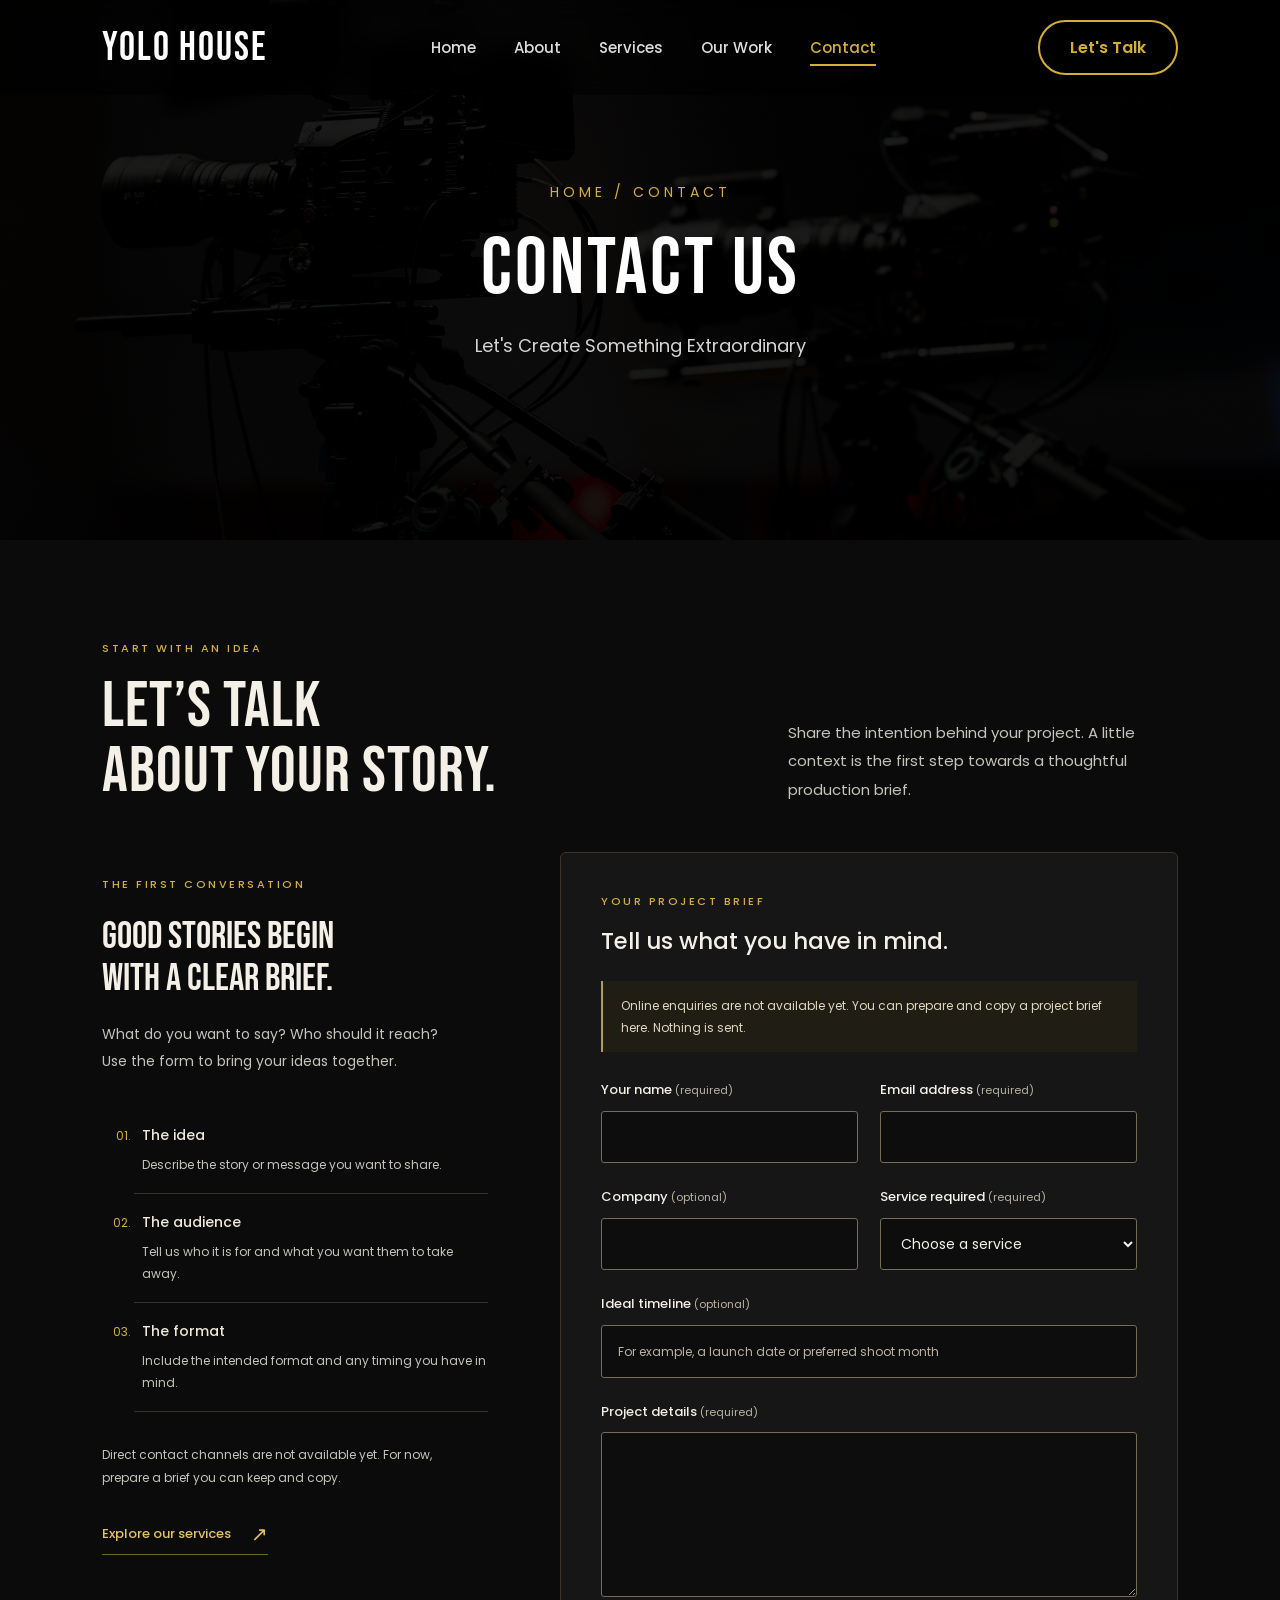
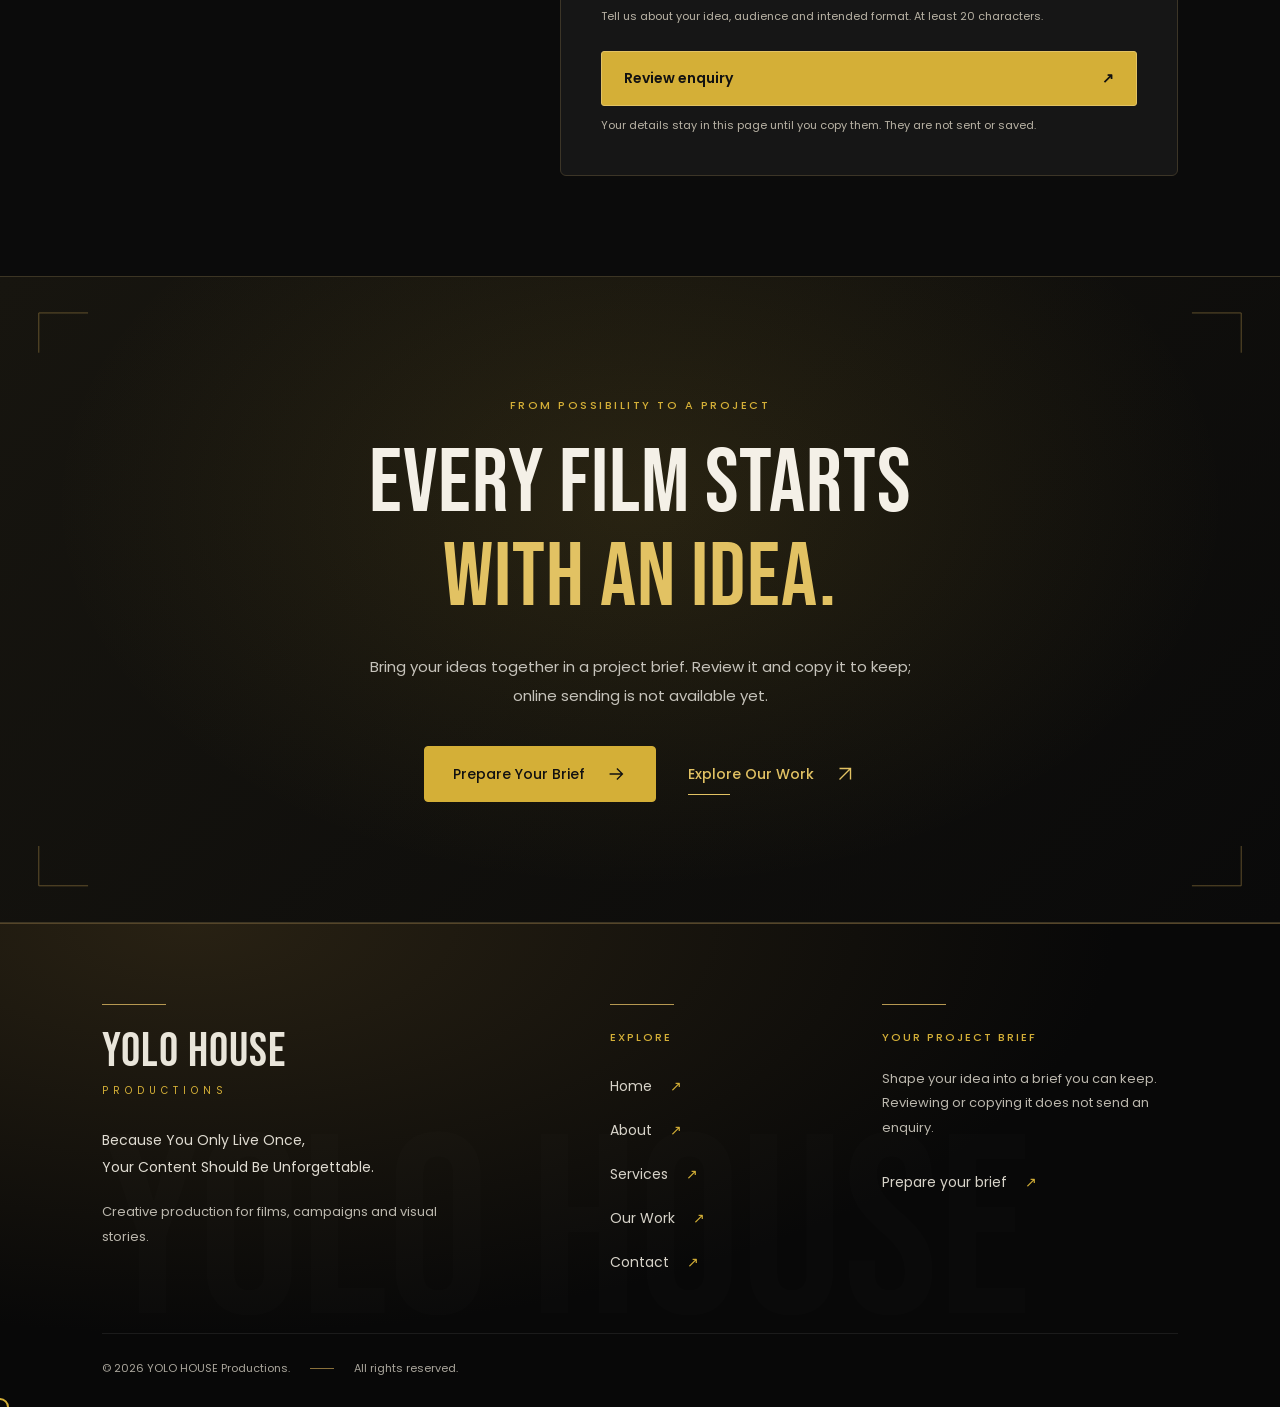
<file: contact.html>
<!DOCTYPE html>
<html lang="en">

<head>

    <meta charset="UTF-8">

    <meta name="viewport" content="width=device-width, initial-scale=1.0">

    <title>Contact | YOLO House Productions</title>

    <link rel="preconnect" href="https://fonts.googleapis.com">

    <link rel="preconnect" href="https://fonts.gstatic.com" crossorigin>

    <link href="https://fonts.googleapis.com/css2?family=Poppins:wght@300;400;500;600;700&family=Bebas+Neue&display=swap" rel="stylesheet">

    <link rel="stylesheet" href="assets/css/style.css">

    <noscript><style>.preloader{display:none;}</style></noscript>

    <meta name="description" content="Prepare and copy a creative project brief for YOLO HOUSE Productions, and explore the studio's film, photography and production services.">
    <link rel="canonical" href="https://megamindprashant320.github.io/Yolo_house/contact.html">

</head>

<body>

<a class="skip-link" href="#main-content">Skip to main content</a>

<!--================ PRELOADER ================-->

<div class="preloader">

    <h2>YOLO HOUSE</h2>

</div>

<!--================ HEADER ================-->

<header>
    <a class="logo" href="index.html">
        <h2>YOLO HOUSE</h2>
    </a>

    <button class="menu-toggle" type="button" aria-label="Open menu" aria-expanded="false" aria-controls="primary-navigation">
        <span></span>
        <span></span>
        <span></span>
    </button>

    <nav id="primary-navigation" aria-label="Primary navigation">
        <ul>
            <li><a href="index.html">Home</a></li>
            <li><a href="about.html">About</a></li>
            <li><a href="services.html">Services</a></li>
            <li><a href="portfolio.html">Our Work</a></li>
            <li><a href="contact.html" class="active" aria-current="page">Contact</a></li>
        </ul>
    </nav>

    <a href="contact.html" class="btn">Let's Talk</a>
</header>

<div class="nav-overlay"></div>

<!--================ PAGE BANNER ================-->

<main id="main-content" tabindex="-1">

<section class="page-banner contact-banner">

    <div class="overlay"></div>

    <div class="banner-content">

        <p>HOME / CONTACT</p>

        <h1>CONTACT US</h1>

        <span>

            Let's Create Something Extraordinary

        </span>

    </div>

</section>

<!--================ CONTACT SECTION ================-->

<section class="contact-page studio-section" aria-labelledby="contact-title">
    <div class="studio-heading"><div><span class="studio-kicker">START WITH AN IDEA</span><h2 id="contact-title">Let’s talk<br>about your story.</h2></div><p>Share the intention behind your project. A little context is the first step towards a thoughtful production brief.</p></div>
    <div class="enquiry-layout">
        <aside class="contact-editorial" aria-labelledby="contact-channels-title">
            <span class="studio-kicker">THE FIRST CONVERSATION</span><h3 id="contact-channels-title">Good stories begin<br>with a clear brief.</h3><p>What do you want to say? Who should it reach? Use the form to bring your ideas together.</p>
            <ol class="brief-guidance">
                <li><h4>The idea</h4><p>Describe the story or message you want to share.</p></li>
                <li><h4>The audience</h4><p>Tell us who it is for and what you want them to take away.</p></li>
                <li><h4>The format</h4><p>Include the intended format and any timing you have in mind.</p></li>
            </ol>
            <p class="contact-channel-note">Direct contact channels are not available yet. For now, prepare a brief you can keep and copy.</p>
            <a class="text-link" href="services.html">Explore our services <span aria-hidden="true">↗</span></a>
        </aside>
        <div class="enquiry-panel" id="project-enquiry">
            <div class="enquiry-panel-heading"><span class="studio-kicker">YOUR PROJECT BRIEF</span><h3>Tell us what you have in mind.</h3></div>
            <p class="availability-note" id="enquiry-availability">Online enquiries are not available yet. You can prepare and copy a project brief here. Nothing is sent.</p>
            <noscript><p class="availability-note">Enable JavaScript to review your brief locally. Online sending is unavailable.</p></noscript>
            <form id="project-form" novalidate aria-describedby="enquiry-availability">
                <div id="enquiry-errors" class="form-errors" role="alert" tabindex="-1" hidden><h4>Please check your details</h4><ul></ul></div>
                <fieldset disabled><legend class="visually-hidden">Project enquiry details</legend><div class="form-row">
        <div class="enquiry-field"><label for="enquiry-name">Your name <span>(required)</span></label><input id="enquiry-name" name="name" autocomplete="name" required maxlength="120" aria-describedby="enquiry-name-error"><p id="enquiry-name-error" class="field-error" hidden></p></div>
        <div class="enquiry-field"><label for="enquiry-email">Email address <span>(required)</span></label><input id="enquiry-email" name="email" type="email" autocomplete="email" required maxlength="254" aria-describedby="enquiry-email-error"><p id="enquiry-email-error" class="field-error" hidden></p></div>
    </div>
    <div class="form-row">
        <div class="enquiry-field"><label for="enquiry-company">Company <span>(optional)</span></label><input id="enquiry-company" name="company" autocomplete="organization" maxlength="150" aria-describedby="enquiry-company-error"><p id="enquiry-company-error" class="field-error" hidden></p></div>
        <div class="enquiry-field"><label for="enquiry-service">Service required <span>(required)</span></label><select id="enquiry-service" name="service" required aria-describedby="enquiry-service-error"><option value="">Choose a service</option><option>Brand Films</option><option>TV Commercials</option><option>Photography</option><option>Video Production</option><option>Content Creation</option><option>Documentary Films</option><option>Music Videos</option><option>Drone Cinematography</option><option>Post Production</option><option>Help me choose</option></select><p id="enquiry-service-error" class="field-error" hidden></p></div>
    </div>
    <div class="enquiry-field"><label for="enquiry-timeline">Ideal timeline <span>(optional)</span></label><input id="enquiry-timeline" name="timeline" maxlength="150" placeholder="For example, a launch date or preferred shoot month" aria-describedby="enquiry-timeline-error"><p id="enquiry-timeline-error" class="field-error" hidden></p></div>
    <div class="enquiry-field"><label for="enquiry-details">Project details <span>(required)</span></label><textarea id="enquiry-details" name="details" rows="6" required minlength="20" maxlength="4000" aria-describedby="details-hint enquiry-details-error"></textarea><p id="details-hint" class="field-hint">Tell us about your idea, audience and intended format. At least 20 characters.</p><p id="enquiry-details-error" class="field-error" hidden></p></div></fieldset>
                <button type="submit" class="enquiry-button" id="review-enquiry" disabled>Review enquiry <span aria-hidden="true">↗</span></button>
                <p class="form-privacy">Your details stay in this page until you copy them. They are not sent or saved.</p>
                <div id="enquiry-review" class="enquiry-review" hidden>
                    <p id="enquiry-status" role="status" aria-live="polite" tabindex="-1"></p>
                    <label for="enquiry-brief">Your prepared brief</label><textarea id="enquiry-brief" readonly rows="8"></textarea>
                    <button type="button" class="copy-brief" id="copy-brief">Copy project brief</button><p id="copy-status" role="status" aria-live="polite"></p>
                </div>
            </form>
        </div>
    </div>
</section>

<!--================ CTA ================-->

<section class="home-project-cta contact-cta studio-section" aria-labelledby="contact-cta-title">
    <svg class="project-cta-frame" viewBox="0 0 1000 600" preserveAspectRatio="none" aria-hidden="true" focusable="false">
        <path d="M52 12H12v40m936-40h40v40M12 548v40h40m896 0h40v-40" vector-effect="non-scaling-stroke"/>
    </svg>
    <div class="project-cta-content">
        <span class="studio-kicker">FROM POSSIBILITY TO A PROJECT</span>
        <h2 id="contact-cta-title">Every film starts<br><span>with an idea.</span></h2>
        <p>Bring your ideas together in a project brief. Review it and copy it to keep; online sending is not available yet.</p>
        <div class="project-cta-actions">
            <a href="#project-enquiry" class="project-cta-primary">Prepare Your Brief <svg viewBox="0 0 24 24" aria-hidden="true"><path d="M5 12h14m-6-6 6 6-6 6"/></svg></a>
            <a href="portfolio.html" class="project-cta-secondary">Explore Our Work <svg viewBox="0 0 24 24" aria-hidden="true"><path d="M6 18 18 6M6 6h12v12"/></svg></a>
        </div>
    </div>
</section>

</main>

<!--================ FOOTER ================-->

<footer class="home-footer studio-section" aria-labelledby="footer-brand">
    <div class="footer-wordmark" aria-hidden="true">YOLO HOUSE</div>
    <div class="footer-layout">
        <div class="footer-column footer-brand">
            <a class="footer-logo" href="index.html" id="footer-brand">YOLO HOUSE<span>PRODUCTIONS</span></a>
            <p class="footer-tagline">Because You Only Live Once,<br>Your Content Should Be Unforgettable.</p>
            <p>Creative production for films, campaigns and visual stories.</p>
        </div>
        <nav class="footer-column footer-navigation" aria-label="Footer navigation">
            <h2>EXPLORE</h2>
            <a href="index.html">Home <span aria-hidden="true">&#8599;</span></a>
            <a href="about.html">About <span aria-hidden="true">&#8599;</span></a>
            <a href="services.html">Services <span aria-hidden="true">&#8599;</span></a>
            <a href="portfolio.html">Our Work <span aria-hidden="true">&#8599;</span></a>
            <a href="contact.html" aria-current="page">Contact <span aria-hidden="true">&#8599;</span></a>
        </nav>
        <div class="footer-column footer-contact">
            <h2>YOUR PROJECT BRIEF</h2>
            <p>Shape your idea into a brief you can keep. Reviewing or copying it does not send an enquiry.</p>
            <a class="footer-contact-link" href="#project-enquiry">Prepare your brief <span aria-hidden="true">&#8599;</span></a>
        </div>
    </div>
    <div class="footer-bottom">
        <p>© <span data-footer-year>2026</span> YOLO HOUSE Productions.</p>
        <span class="footer-separator" aria-hidden="true"></span>
        <p>All rights reserved.</p>
    </div>
</footer>

<script src="assets/js/main.js"></script>

</body>

</html>
</file>
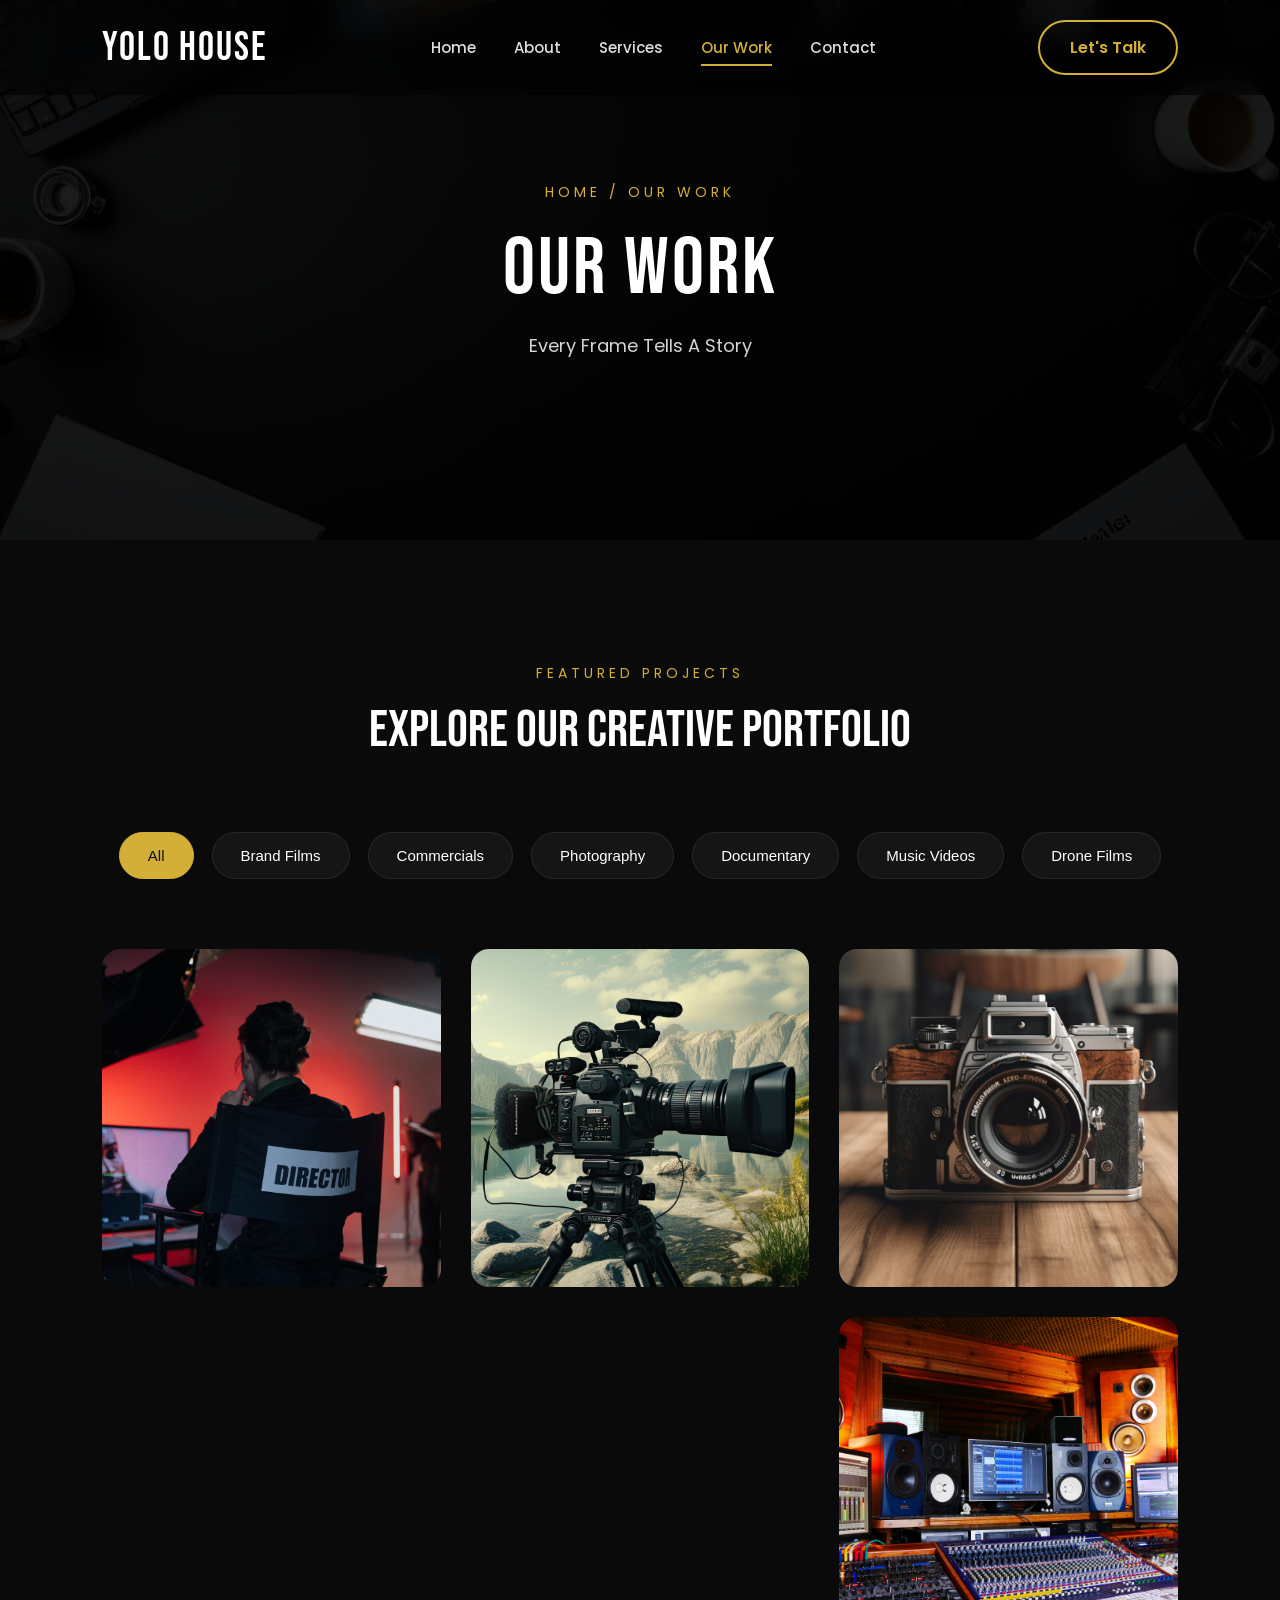
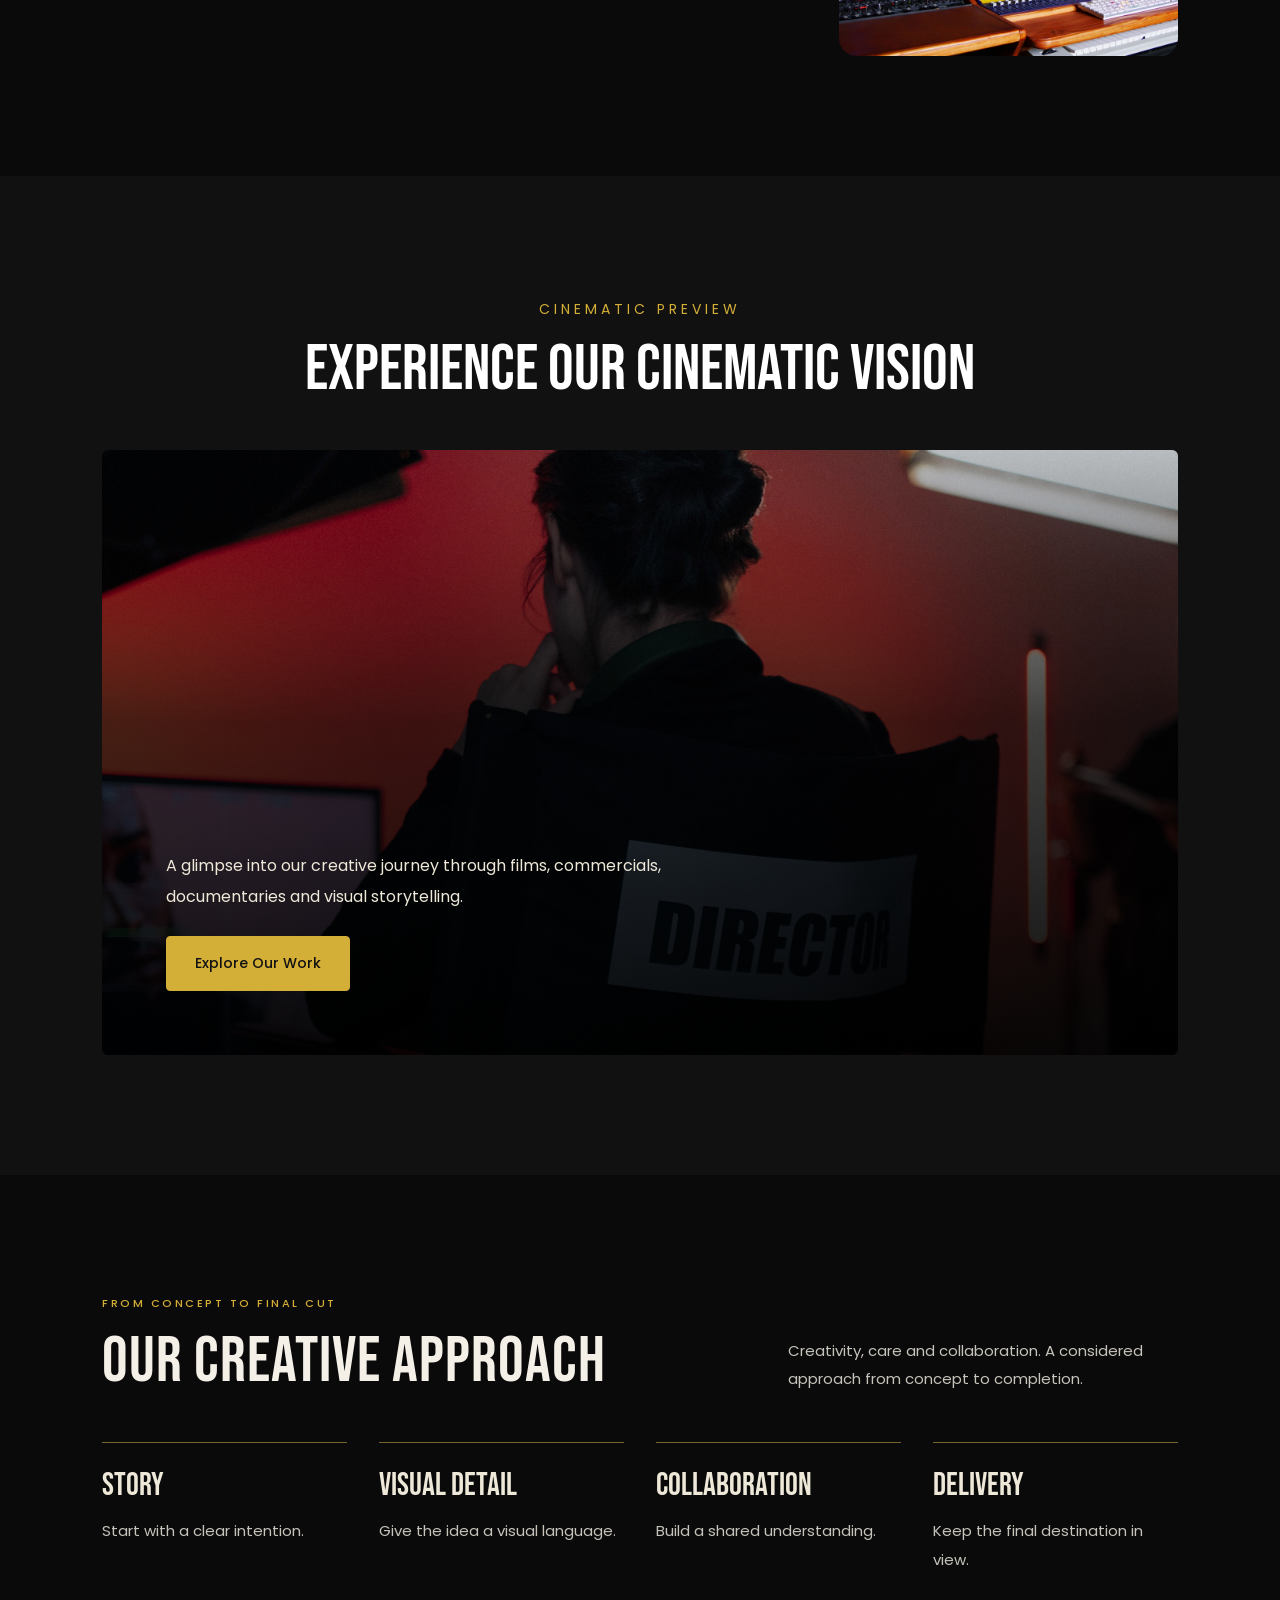
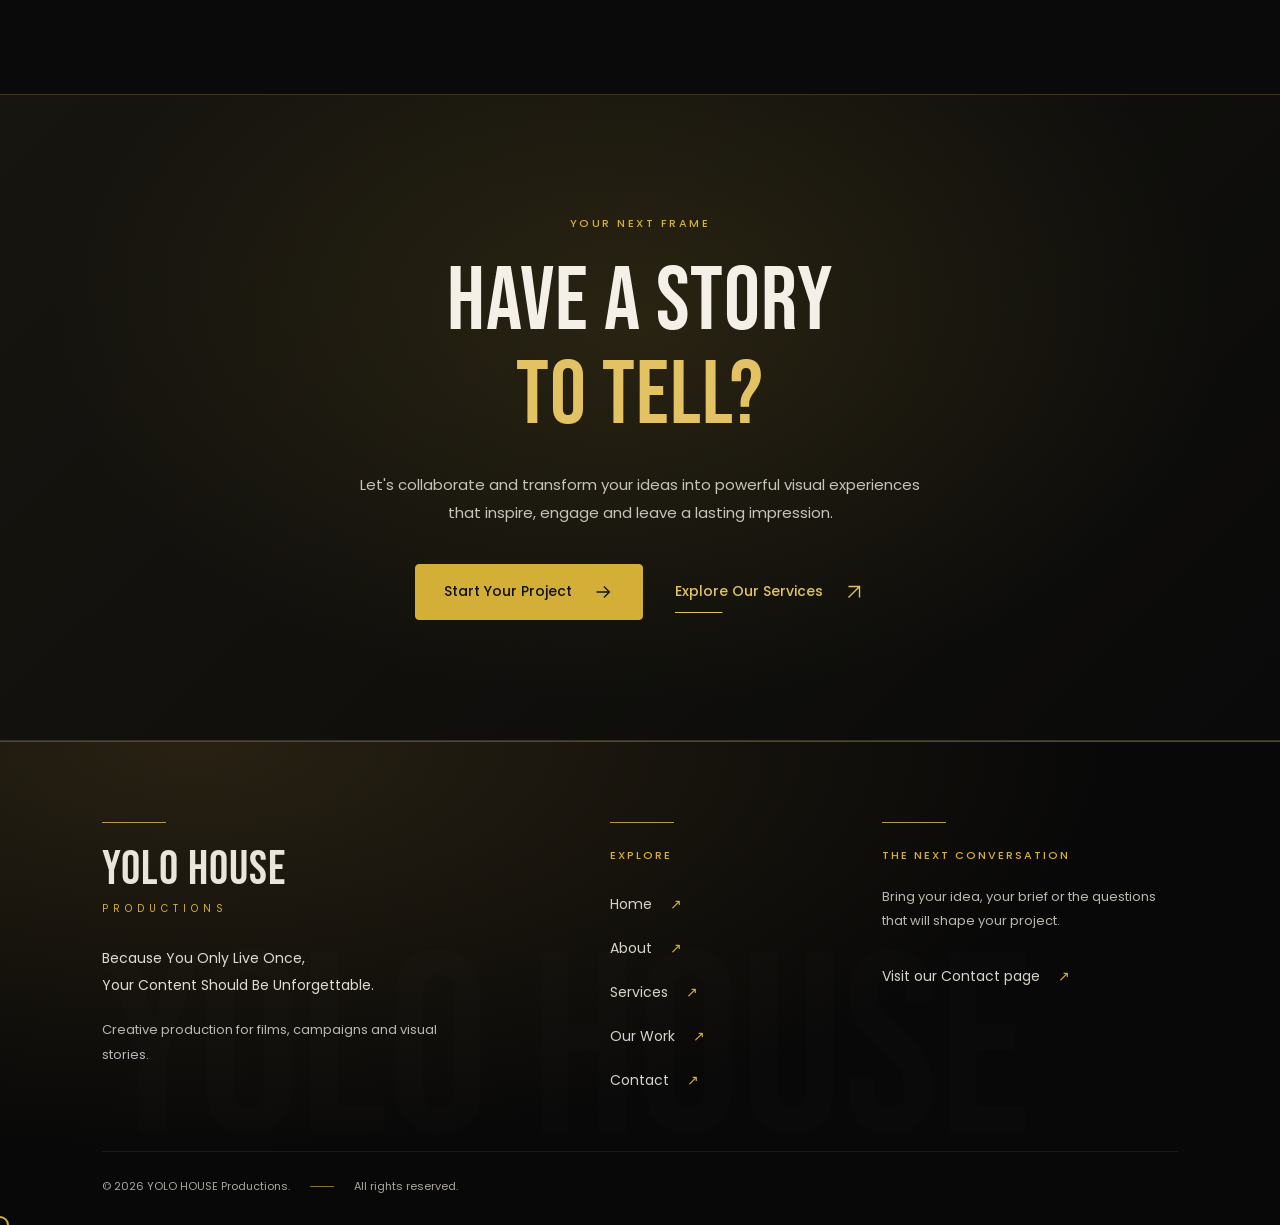
<file: portfolio.html>
<!DOCTYPE html>
<html lang="en">

<head>

    <meta charset="UTF-8">

    <meta name="viewport" content="width=device-width, initial-scale=1.0">

    <title>Our Work | YOLO House Productions</title>

    <link rel="preconnect" href="https://fonts.googleapis.com">

    <link rel="preconnect" href="https://fonts.gstatic.com" crossorigin>

    <link href="https://fonts.googleapis.com/css2?family=Poppins:wght@300;400;500;600;700&family=Bebas+Neue&display=swap" rel="stylesheet">

    <link rel="stylesheet" href="assets/css/style.css">

    <meta name="description" content="Explore the visual portfolio of YOLO HOUSE Productions, from brand films and photography to documentaries, music videos and drone cinematography.">
    <link rel="canonical" href="https://megamindprashant320.github.io/Yolo_house/portfolio.html">

</head>

<body>

<!--================ PRELOADER ================-->

<div class="preloader">

    <h2>YOLO HOUSE</h2>

</div>

<!--================ HEADER ================-->

<header>
    <a class="logo" href="index.html">
        <h2>YOLO HOUSE</h2>
    </a>

    <button class="menu-toggle" type="button" aria-label="Open menu" aria-expanded="false" aria-controls="primary-navigation">
        <span></span>
        <span></span>
        <span></span>
    </button>

    <nav id="primary-navigation" aria-label="Primary navigation">
        <ul>
            <li><a href="index.html">Home</a></li>
            <li><a href="about.html">About</a></li>
            <li><a href="services.html">Services</a></li>
            <li><a href="portfolio.html" class="active" aria-current="page">Our Work</a></li>
            <li><a href="contact.html">Contact</a></li>
        </ul>
    </nav>

    <a href="contact.html" class="btn">Let's Talk</a>
</header>

<div class="nav-overlay"></div>

<!--================ PAGE BANNER ================-->

<section class="page-banner portfolio-banner">

    <div class="overlay"></div>

    <div class="banner-content">

        <p>HOME / OUR WORK</p>

        <h1>OUR WORK</h1>

        <span>

            Every Frame Tells A Story

        </span>

    </div>

</section>

<!--================ PORTFOLIO FILTER ================-->

<section class="portfolio-page" id="portfolio-gallery">

    <div class="section-heading">

        <span class="section-tag">

            FEATURED PROJECTS

        </span>

        <h2>

            Explore Our Creative Portfolio

        </h2>

    </div>

    <div class="portfolio-filter">

        <noscript><style>.preloader{display:none;}</style></noscript>

        <button class="filter-btn active" type="button" data-filter="all" aria-pressed="true">All</button>

        <button class="filter-btn" type="button" data-filter="brand-films" aria-pressed="false">Brand Films</button>

        <button class="filter-btn" type="button" data-filter="commercials" aria-pressed="false">Commercials</button>

        <button class="filter-btn" type="button" data-filter="photography" aria-pressed="false">Photography</button>

        <button class="filter-btn" type="button" data-filter="documentary" aria-pressed="false">Documentary</button>

        <button class="filter-btn" type="button" data-filter="music-videos" aria-pressed="false">Music Videos</button>

        <button class="filter-btn" type="button" data-filter="drone-films" aria-pressed="false">Drone Films</button>

    </div>

    <div class="portfolio-grid">

        <div class="portfolio-card" data-category="brand-films">

            <img src="assets/images/work1.jpg" alt="Director seated on a red-lit film set" loading="lazy" width="4160" height="4160" decoding="async">

            <div class="portfolio-overlay">

                <span>Brand Film</span>

                <h3>Luxury Product Campaign</h3>

                <button class="portfolio-preview" type="button" aria-label="View project: Luxury Product Campaign" aria-haspopup="dialog" aria-controls="project-lightbox">View Project</button>

            </div>

        </div>

        <div class="portfolio-card" data-category="commercials">

            <img src="assets/images/work2.jpg" alt="Cinema camera beside a mountain lake" loading="lazy" width="2011" height="2011" decoding="async">

            <div class="portfolio-overlay">

                <span>Commercial</span>

                <h3>Fashion Commercial</h3>

                <button class="portfolio-preview" type="button" aria-label="View project: Fashion Commercial" aria-haspopup="dialog" aria-controls="project-lightbox">View Project</button>

            </div>

        </div>

        <div class="portfolio-card" data-category="photography">

            <img src="assets/images/work3.jpg" alt="Vintage still camera on a wooden surface" loading="lazy" width="3736" height="3736" decoding="async">

            <div class="portfolio-overlay">

                <span>Photography</span>

                <h3>Corporate Photoshoot</h3>

                <button class="portfolio-preview" type="button" aria-label="View project: Corporate Photoshoot" aria-haspopup="dialog" aria-controls="project-lightbox">View Project</button>

            </div>

        </div>

        <div class="portfolio-card" data-category="documentary">

            <img src="assets/images/work4.jpg" alt="Camera operator looking through a cinema camera" loading="lazy" width="2592" height="2592" decoding="async">

            <div class="portfolio-overlay">

                <span>Documentary</span>

                <h3>Nature Documentary</h3>

                <button class="portfolio-preview" type="button" aria-label="View project: Nature Documentary" aria-haspopup="dialog" aria-controls="project-lightbox">View Project</button>

            </div>

        </div>

        <div class="portfolio-card" data-category="music-videos">

            <img src="assets/images/work5.jpg" alt="Camera recording an interview subject" loading="lazy" width="4000" height="4000" decoding="async">

            <div class="portfolio-overlay">

                <span>Music Video</span>

                <h3>Independent Artist</h3>

                <button class="portfolio-preview" type="button" aria-label="View project: Independent Artist" aria-haspopup="dialog" aria-controls="project-lightbox">View Project</button>

            </div>

        </div>

        <div class="portfolio-card" data-category="drone-films">

            <img src="assets/images/work6.jpg" alt="Audio mixing desk with studio monitors" loading="lazy" width="3448" height="3448" decoding="async">

            <div class="portfolio-overlay">

                <span>Drone Film</span>

                <h3>Travel Campaign</h3>

                <button class="portfolio-preview" type="button" aria-label="View project: Travel Campaign" aria-haspopup="dialog" aria-controls="project-lightbox">View Project</button>

            </div>

        </div>

    </div>

</section>

<!--================ PART 1 END ================-->

<!--================ SHOWREEL ================-->

<section class="showreel" aria-labelledby="showreel-title">

    <div class="section-heading">

        <span class="section-tag">

            CINEMATIC PREVIEW

        </span>

        <h2 id="showreel-title">

            Experience Our Cinematic Vision

        </h2>

    </div>

    <div class="showreel-box">

        <img src="assets/images/work1.jpg" alt="Director seated on a red-lit film set" width="4160" height="4160" loading="lazy" decoding="async">

        <div class="showreel-overlay">

            <p>

                A glimpse into our creative journey through films,
                commercials, documentaries and visual storytelling.

            </p>

            <a href="#portfolio-gallery" class="project-cta-primary">Explore Our Work</a>

        </div>

    </div>

</section>

<!--================ CLIENTS ================-->

<section class="featured-clients studio-section" aria-labelledby="portfolio-approach-title">
    <div class="studio-heading">
        <div>
            <span class="studio-kicker">FROM CONCEPT TO FINAL CUT</span>
            <h2 id="portfolio-approach-title">Our Creative Approach</h2>
        </div>
        <p>Creativity, care and collaboration. A considered approach from concept to completion.</p>
    </div>

    <ul class="creative-principles">
        <li>
            <h3>Story</h3>
            <p>Start with a clear intention.</p>
        </li>
        <li>
            <h3>Visual detail</h3>
            <p>Give the idea a visual language.</p>
        </li>
        <li>
            <h3>Collaboration</h3>
            <p>Build a shared understanding.</p>
        </li>
        <li>
            <h3>Delivery</h3>
            <p>Keep the final destination in view.</p>
        </li>
    </ul>
</section>

<!--================ CTA ================-->

<section class="portfolio-cta studio-section" aria-labelledby="portfolio-closing-title">
    <div class="project-cta-content">
        <span class="studio-kicker">YOUR NEXT FRAME</span>
        <h2 id="portfolio-closing-title">Have A Story<br><span>To Tell?</span></h2>
        <p>Let's collaborate and transform your ideas into powerful visual experiences that inspire, engage and leave a lasting impression.</p>
        <div class="project-cta-actions">
            <a class="project-cta-primary" href="contact.html">Start Your Project <svg viewBox="0 0 24 24" aria-hidden="true"><path d="M5 12h14m-6-6 6 6-6 6"/></svg></a>
            <a class="project-cta-secondary" href="services.html">Explore Our Services <svg viewBox="0 0 24 24" aria-hidden="true"><path d="M6 18 18 6M6 6h12v12"/></svg></a>
        </div>
    </div>
</section>

<!--================ FOOTER ================-->

<footer class="home-footer portfolio-footer studio-section" aria-labelledby="footer-brand">
    <div class="footer-wordmark" aria-hidden="true">YOLO HOUSE</div>
    <div class="footer-layout">
        <div class="footer-column footer-brand">
            <a class="footer-logo" href="index.html" id="footer-brand">YOLO HOUSE<span>PRODUCTIONS</span></a>
            <p class="footer-tagline">Because You Only Live Once,<br>Your Content Should Be Unforgettable.</p>
            <p>Creative production for films, campaigns and visual stories.</p>
        </div>
        <nav class="footer-column footer-navigation" aria-label="Footer navigation">
            <h2>EXPLORE</h2>
            <a href="index.html">Home <span aria-hidden="true">&#8599;</span></a>
            <a href="about.html">About <span aria-hidden="true">&#8599;</span></a>
            <a href="services.html">Services <span aria-hidden="true">&#8599;</span></a>
            <a href="portfolio.html" aria-current="page">Our Work <span aria-hidden="true">&#8599;</span></a>
            <a href="contact.html">Contact <span aria-hidden="true">&#8599;</span></a>
        </nav>
        <div class="footer-column footer-contact">
            <h2>THE NEXT CONVERSATION</h2>
            <p>Bring your idea, your brief or the questions that will shape your project.</p>
            <a class="footer-contact-link" href="contact.html">Visit our Contact page <span aria-hidden="true">&#8599;</span></a>
        </div>
    </div>
    <div class="footer-bottom">
        <p>© <span data-footer-year>2026</span> YOLO HOUSE Productions.</p>
        <span class="footer-separator" aria-hidden="true"></span>
        <p>All rights reserved.</p>
    </div>
</footer>

<dialog class="project-lightbox portfolio-project-lightbox" id="project-lightbox" aria-labelledby="project-lightbox-name" aria-describedby="project-lightbox-help">
    <h2 class="visually-hidden" id="project-lightbox-name">Project preview</h2>
    <p class="visually-hidden" id="project-lightbox-help">When more than one project is visible, use Previous and Next, the Left and Right arrow keys, or swipe across the image. Press Escape or Close to return to the portfolio.</p>
    <div class="viewer-background" aria-hidden="true">
        <div class="viewer-background-layer"></div>
        <div class="viewer-background-layer"></div>
    </div>
    <div class="viewer-layout">
        <div class="viewer-topbar">
            <div class="viewer-meta" aria-live="polite" aria-atomic="true">
                <p class="viewer-counter"></p>
                <p class="viewer-title" hidden></p>
                <p class="viewer-category" hidden></p>
            </div>
            <button type="button" class="viewer-control viewer-close" aria-label="Close project viewer" data-viewer-close autofocus>
                <svg viewBox="0 0 24 24" aria-hidden="true"><path d="m6 6 12 12M18 6 6 18"/></svg>
            </button>
        </div>
        <div class="viewer-stage">
            <img class="viewer-image" data-viewer-image alt="" hidden>
            <p class="viewer-loading" role="status" hidden>Loading image…</p>
            <div class="viewer-error" role="status" hidden>
                <p>This image could not be loaded.</p>
                <button type="button" class="viewer-control" data-viewer-retry>Retry image</button>
            </div>
        </div>
        <div class="viewer-navigation">
            <button type="button" class="viewer-control" aria-label="Previous project image" data-viewer-previous>
                <svg viewBox="0 0 24 24" aria-hidden="true"><path d="M19 12H5m6-6-6 6 6 6"/></svg><span>Previous</span>
            </button>
            <button type="button" class="viewer-control" aria-label="Next project image" data-viewer-next>
                <span>Next</span><svg viewBox="0 0 24 24" aria-hidden="true"><path d="M5 12h14m-6-6 6 6-6 6"/></svg>
            </button>
        </div>
    </div>
</dialog>

<script src="assets/js/main.js"></script>

</body>

</html>
</file>
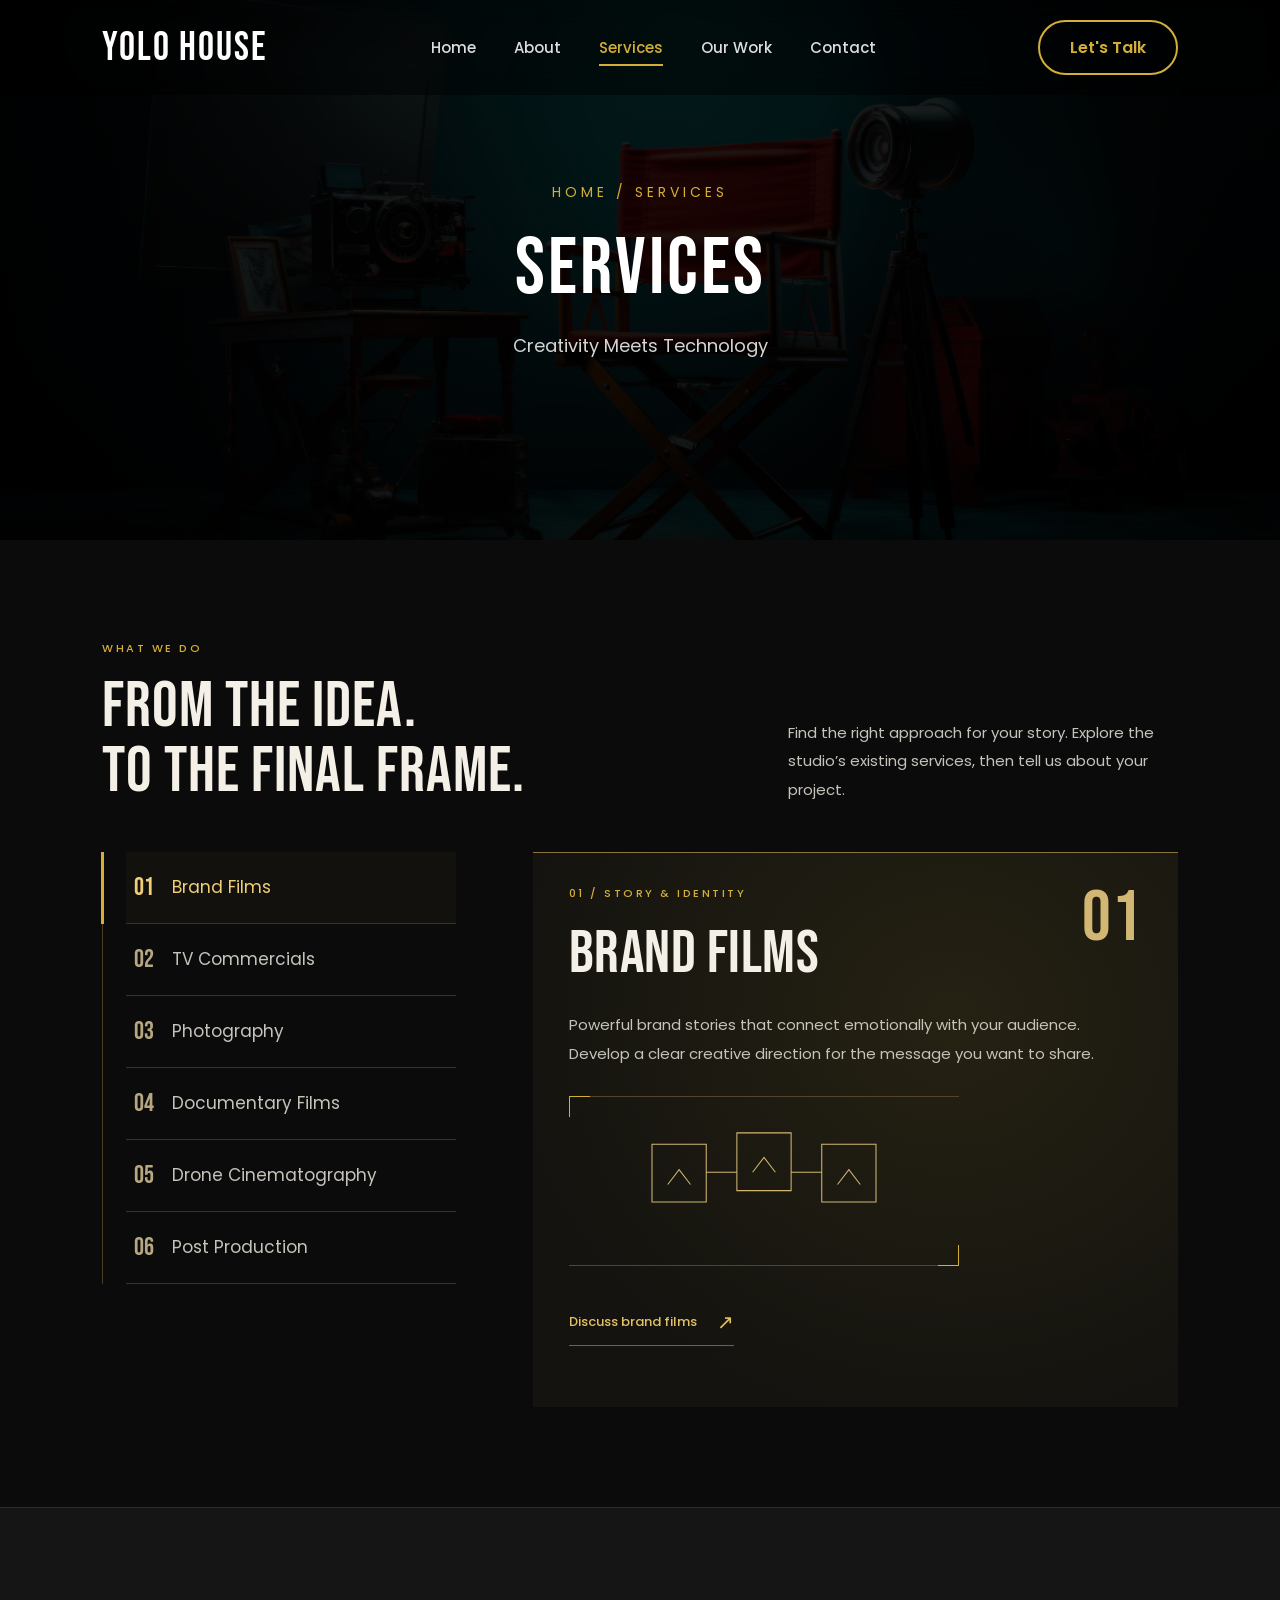
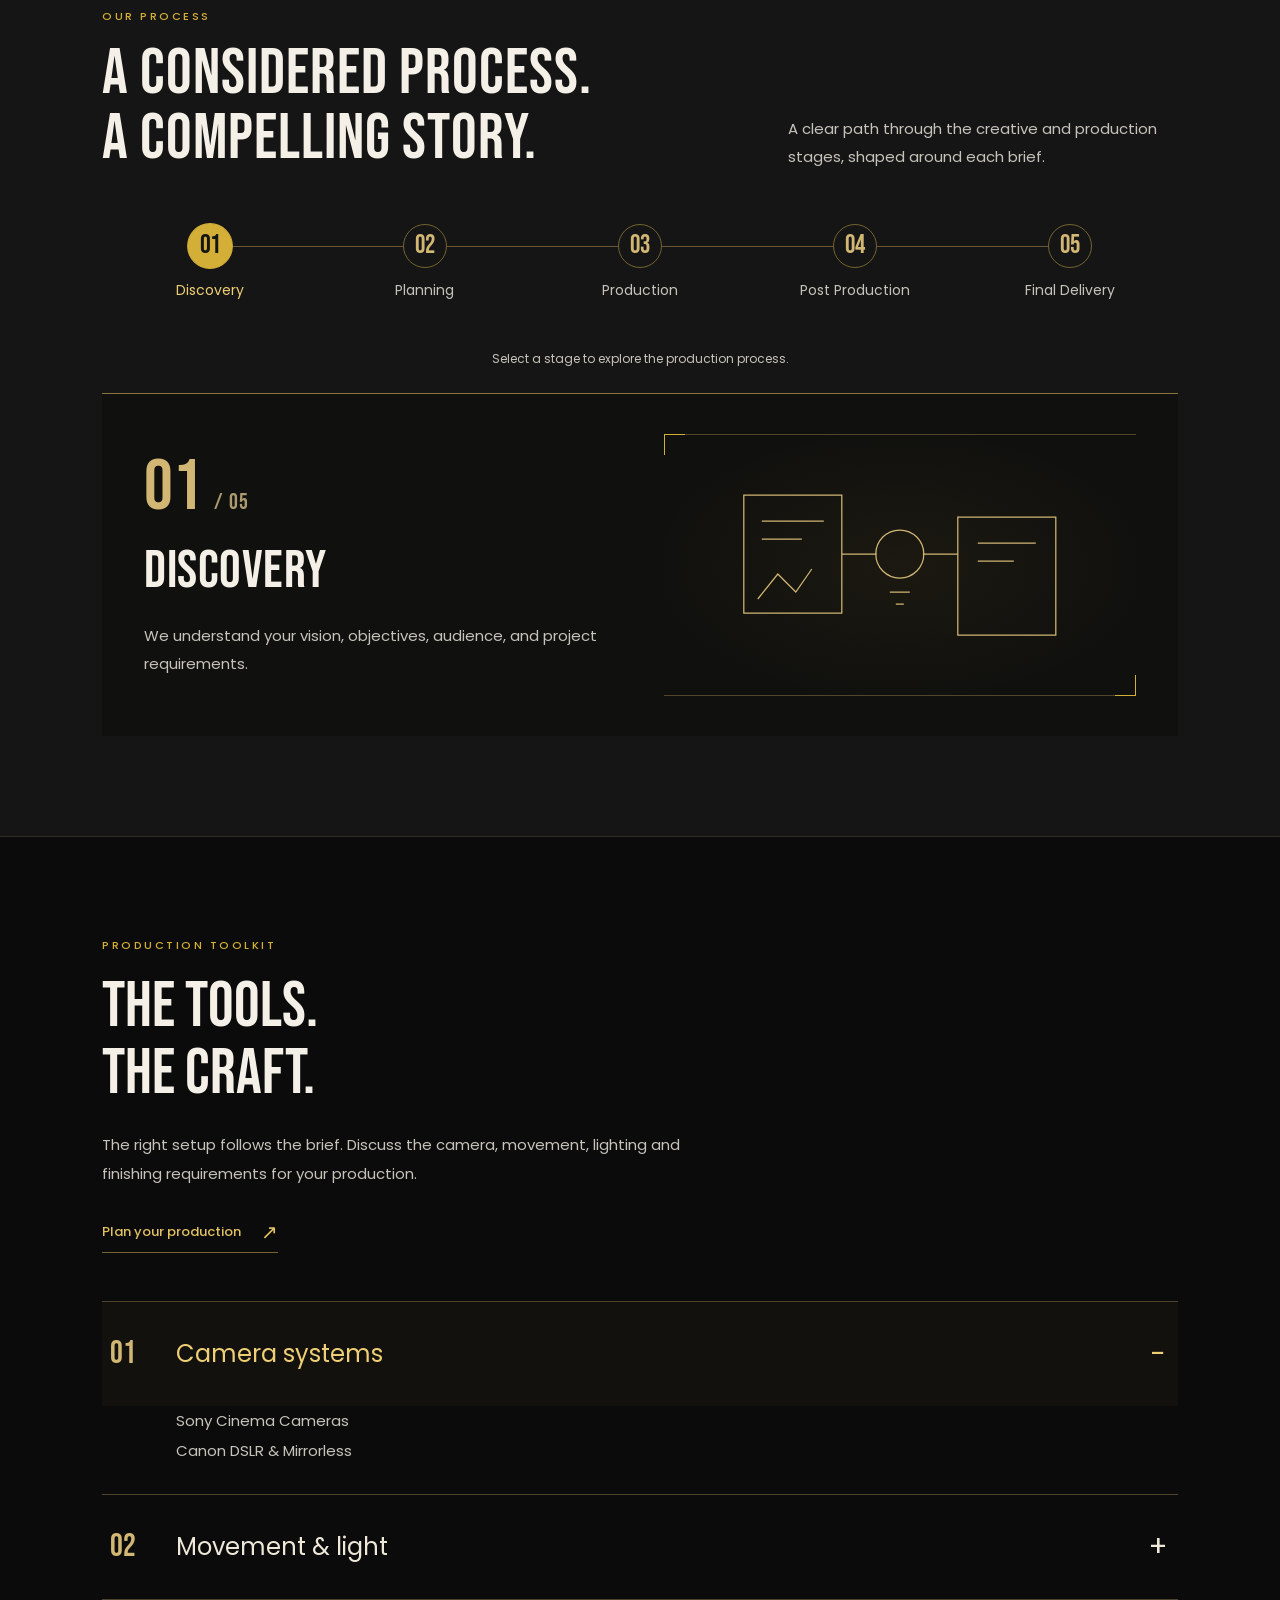
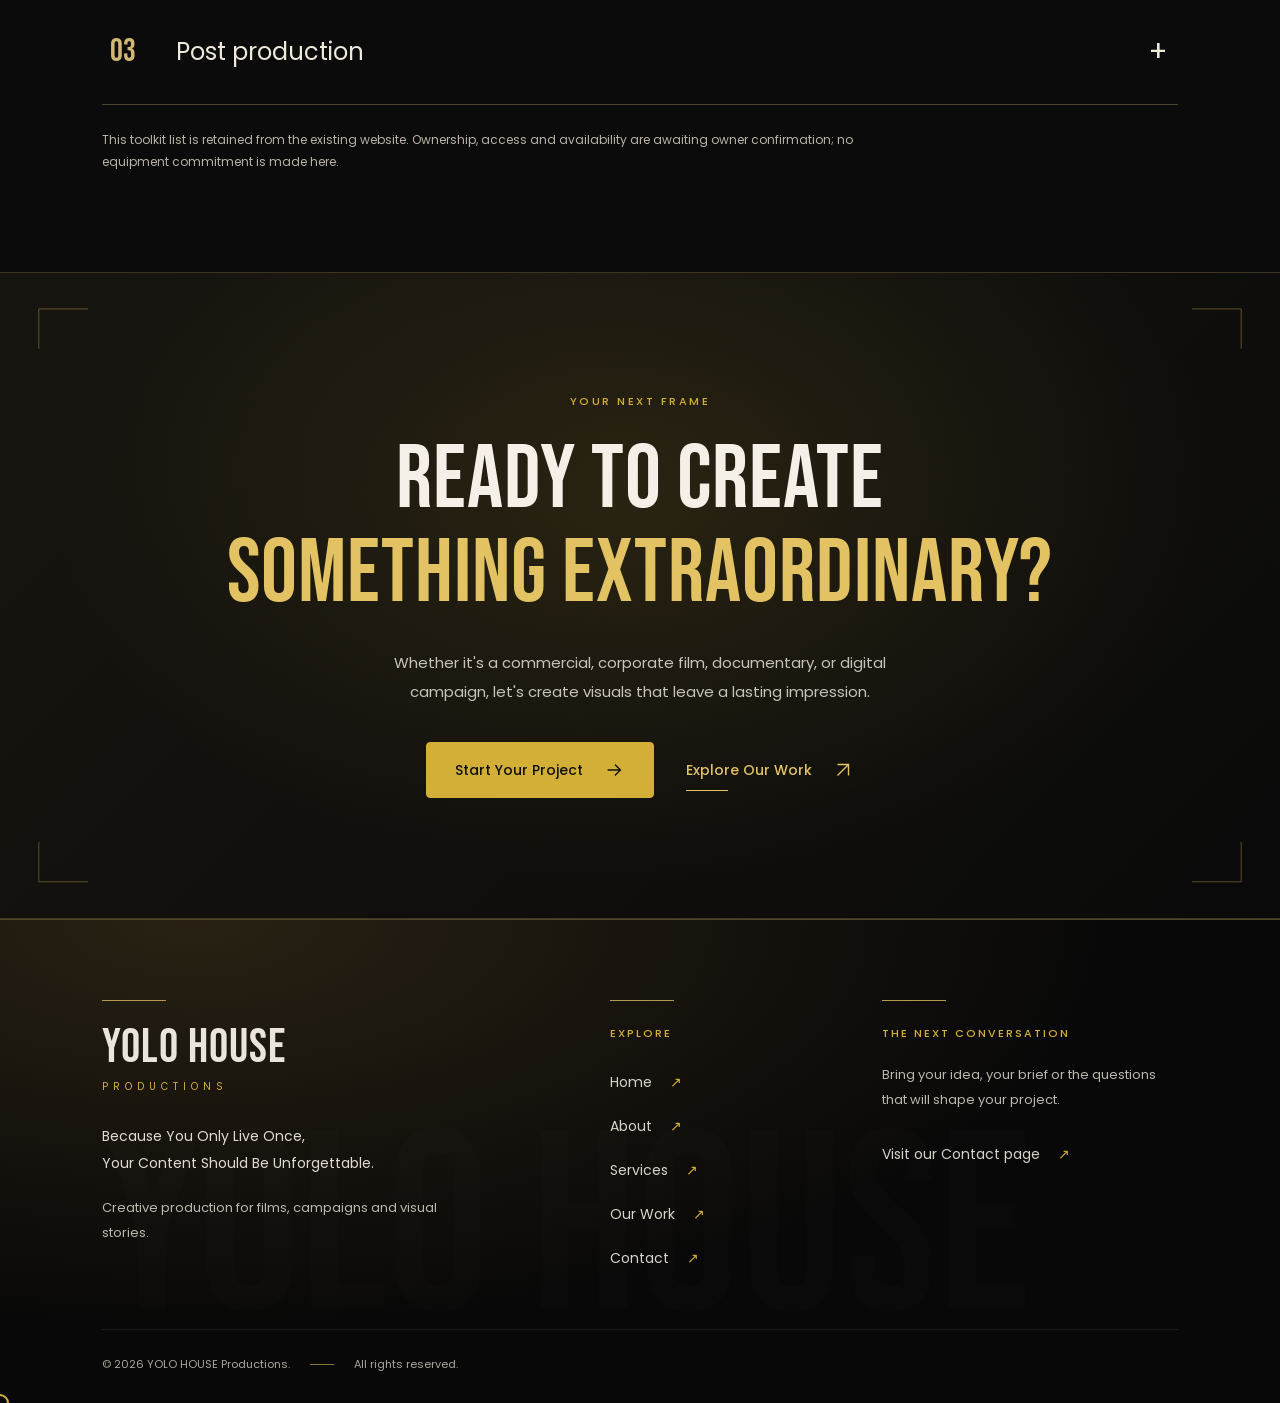
<file: services.html>
<!DOCTYPE html>
<html lang="en">

<head>

    <meta charset="UTF-8">

    <meta name="viewport" content="width=device-width, initial-scale=1.0">

    <title>Services | YOLO House Productions</title>

    <link rel="preconnect" href="https://fonts.googleapis.com">

    <link rel="preconnect" href="https://fonts.gstatic.com" crossorigin>

    <link href="https://fonts.googleapis.com/css2?family=Poppins:wght@300;400;500;600;700&family=Bebas+Neue&display=swap" rel="stylesheet">

    <link rel="stylesheet" href="assets/css/style.css">

<noscript><style>.preloader{display:none;}</style></noscript>

    <meta name="description" content="Explore YOLO HOUSE production services including brand films, commercials, photography, documentaries, drone cinematography and post-production.">
    <link rel="canonical" href="https://megamindprashant320.github.io/Yolo_house/services.html">

</head>

<body>

<!--================ PRELOADER ================-->

<div class="preloader">

    <h2>YOLO HOUSE</h2>

</div>

<!--================ HEADER ================-->

<header>
    <a class="logo" href="index.html">
        <h2>YOLO HOUSE</h2>
    </a>

    <button class="menu-toggle" type="button" aria-label="Open menu" aria-expanded="false" aria-controls="primary-navigation">
        <span></span>
        <span></span>
        <span></span>
    </button>

    <nav id="primary-navigation" aria-label="Primary navigation">
        <ul>
            <li><a href="index.html">Home</a></li>
            <li><a href="about.html">About</a></li>
            <li><a href="services.html" class="active" aria-current="page">Services</a></li>
            <li><a href="portfolio.html">Our Work</a></li>
            <li><a href="contact.html">Contact</a></li>
        </ul>
    </nav>

    <a href="contact.html" class="btn">Let's Talk</a>
</header>

<div class="nav-overlay"></div>

<!--================ PAGE BANNER ================-->

<section class="page-banner services-banner">

    <div class="overlay"></div>

    <div class="banner-content">

        <p>HOME / SERVICES</p>

        <h1>SERVICES</h1>

        <span>

            Creativity Meets Technology

        </span>

    </div>

</section>

<!--================ SERVICES ================-->

<section class="services-page services-showcase studio-section" aria-labelledby="services-title">
    <div class="studio-heading"><div><span class="studio-kicker">WHAT WE DO</span><h2 id="services-title">From the idea.<br>To the final frame.</h2></div><p>Find the right approach for your story. Explore the studio’s existing services, then tell us about your project.</p></div>
    <div class="service-experience">
        <div class="service-selector" aria-label="Production services" hidden>
            <span class="service-selection-track" aria-hidden="true"><i></i></span>
            <button type="button" id="service-tab-0" aria-controls="brand-films"><span aria-hidden="true">01</span>Brand Films</button>
            <button type="button" id="service-tab-1" aria-controls="commercials"><span aria-hidden="true">02</span>TV Commercials</button>
            <button type="button" id="service-tab-2" aria-controls="photography"><span aria-hidden="true">03</span>Photography</button>
            <button type="button" id="service-tab-3" aria-controls="documentaries"><span aria-hidden="true">04</span>Documentary Films</button>
            <button type="button" id="service-tab-4" aria-controls="aerial"><span aria-hidden="true">05</span>Drone Cinematography</button>
            <button type="button" id="service-tab-5" aria-controls="post-production"><span aria-hidden="true">06</span>Post Production</button>
        </div>
        <div class="service-stage">
            <article class="service-presentation" id="brand-films" aria-labelledby="service-heading-0">
                <div class="service-presentation-heading">
                    <div><span class="studio-kicker">01 / STORY & IDENTITY</span><h3 id="service-heading-0">Brand Films</h3></div>
                    <span class="service-presentation-number" aria-hidden="true">01</span>
                </div>
                <p>Powerful brand stories that connect emotionally with your audience. Develop a clear creative direction for the message you want to share.</p>
                <div class="service-scene" aria-hidden="true">
                    <svg viewBox="0 0 300 160" focusable="false"><path d="M22 38h62v66H22z M119 25h62v66h-62z M216 38h62v66h-62z M84 70h35m62 0h35 M40 84l13-17 13 17 M137 70l13-17 13 17 M234 84l13-17 13 17" pathLength="100"/></svg>
                </div>
                <a href="contact.html" class="text-link">Discuss brand films <span aria-hidden="true">↗</span></a>
            </article>
            <article class="service-presentation" id="commercials" aria-labelledby="service-heading-1">
                <div class="service-presentation-heading">
                    <div><span class="studio-kicker">02 / CAMPAIGNS & COMMUNICATION</span><h3 id="service-heading-1">TV Commercials</h3></div>
                    <span class="service-presentation-number" aria-hidden="true">02</span>
                </div>
                <p>Creative advertisements designed for television and digital platforms. Shape a focused narrative around your campaign and audience.</p>
                <div class="service-scene" aria-hidden="true">
                    <svg viewBox="0 0 300 160" focusable="false"><path d="M42 28h216v102H42z M62 48h176v62H62z M137 63l29 17-29 17z M104 144h92 M20 62V16h46m168 0h46v46" pathLength="100"/></svg>
                </div>
                <a href="contact.html" class="text-link">Discuss tv commercials <span aria-hidden="true">↗</span></a>
            </article>
            <article class="service-presentation" id="photography" aria-labelledby="service-heading-2">
                <div class="service-presentation-heading">
                    <div><span class="studio-kicker">03 / STILLS & DETAIL</span><h3 id="service-heading-2">Photography</h3></div>
                    <span class="service-presentation-number" aria-hidden="true">03</span>
                </div>
                <p>Commercial, fashion, product and corporate photography services. Discuss the visual approach and formats your project needs.</p>
                <div class="service-scene" aria-hidden="true">
                    <svg viewBox="0 0 300 160" focusable="false"><path d="M24 54V24h30m192 0h30v30M24 106v30h30m192 0h30v-30 M150 35a45 45 0 1 0 0 90a45 45 0 1 0 0-90 M150 63a17 17 0 1 0 0 34a17 17 0 1 0 0-34 M150 20v15m0 90v15M90 80h15m90 0h15" pathLength="100"/></svg>
                </div>
                <a href="contact.html" class="text-link">Discuss photography <span aria-hidden="true">↗</span></a>
            </article>
            <article class="service-presentation" id="documentaries" aria-labelledby="service-heading-3">
                <div class="service-presentation-heading">
                    <div><span class="studio-kicker">04 / PEOPLE & PERSPECTIVE</span><h3 id="service-heading-3">Documentary Films</h3></div>
                    <span class="service-presentation-number" aria-hidden="true">04</span>
                </div>
                <p>Authentic storytelling with cinematic visuals and professional editing. Bring real experiences and ideas into focus.</p>
                <div class="service-scene" aria-hidden="true">
                    <svg viewBox="0 0 300 160" focusable="false"><path d="M24 28h102v104H24z M174 28h102v104H174z M75 50a16 16 0 1 0 0 32a16 16 0 1 0 0-32 M47 111c0-31 56-31 56 0 M225 50a16 16 0 1 0 0 32a16 16 0 1 0 0-32 M197 111c0-31 56-31 56 0 M126 80h48" pathLength="100"/></svg>
                </div>
                <a href="contact.html" class="text-link">Discuss documentary films <span aria-hidden="true">↗</span></a>
            </article>
            <article class="service-presentation" id="aerial" aria-labelledby="service-heading-4">
                <div class="service-presentation-heading">
                    <div><span class="studio-kicker">05 / MOVEMENT & PERSPECTIVE</span><h3 id="service-heading-4">Drone Cinematography</h3></div>
                    <span class="service-presentation-number" aria-hidden="true">05</span>
                </div>
                <p>Aerial visuals for a different point of view. Project feasibility, equipment availability and filming requirements must be confirmed before planning a shoot.</p>
                <div class="service-scene" aria-hidden="true">
                    <svg viewBox="0 0 300 160" focusable="false"><path d="M20 122h260 M36 122l50-60 40 35 42-58 68 83 M24 46V20h26m200 0h26v26 M64 44c51-33 121-33 172 0 M236 44l-17-1 6-15" pathLength="100"/></svg>
                </div>
                <a href="contact.html" class="text-link">Discuss drone cinematography <span aria-hidden="true">↗</span></a>
            </article>
            <article class="service-presentation" id="post-production" aria-labelledby="service-heading-5">
                <div class="service-presentation-heading">
                    <div><span class="studio-kicker">06 / EDIT & FINISH</span><h3 id="service-heading-5">Post Production</h3></div>
                    <span class="service-presentation-number" aria-hidden="true">06</span>
                </div>
                <p>Editing, color grading, VFX, motion graphics and sound design. Define the finishing needs and deliverables for your project.</p>
                <div class="service-scene" aria-hidden="true">
                    <svg viewBox="0 0 300 160" focusable="false"><path d="M24 36h252v88H24z M46 57h54v12H46z M110 57h76v12h-76z M196 57h60v12h-60z M46 91h80m14 0h116 M168 36v88 M158 21l10-10 10 10-10 10z" pathLength="100"/></svg>
                </div>
                <a href="contact.html" class="text-link">Discuss post production <span aria-hidden="true">↗</span></a>
            </article>
        </div>
    </div>
</section>

<!--================ PART 1 END ================-->

<!--================ WORK PROCESS ================-->

<section class="work-process studio-section" aria-labelledby="process-title">
    <div class="studio-heading"><div><span class="studio-kicker">OUR PROCESS</span><h2 id="process-title">A considered process.<br>A compelling story.</h2></div><p>A clear path through the creative and production stages, shaped around each brief.</p></div>
    <div class="workflow-experience">
        <div class="workflow-controls" aria-label="Production process stages" aria-describedby="workflow-help" hidden>
            <span class="workflow-connector" aria-hidden="true"><i></i></span>
            <button type="button" id="workflow-tab-0" aria-controls="workflow-discovery"><span class="workflow-marker" aria-hidden="true">01</span><span>Discovery</span></button>
            <button type="button" id="workflow-tab-1" aria-controls="workflow-planning"><span class="workflow-marker" aria-hidden="true">02</span><span>Planning</span></button>
            <button type="button" id="workflow-tab-2" aria-controls="workflow-production"><span class="workflow-marker" aria-hidden="true">03</span><span>Production</span></button>
            <button type="button" id="workflow-tab-3" aria-controls="workflow-post-production"><span class="workflow-marker" aria-hidden="true">04</span><span>Post Production</span></button>
            <button type="button" id="workflow-tab-4" aria-controls="workflow-delivery"><span class="workflow-marker" aria-hidden="true">05</span><span>Final Delivery</span></button>
        </div>
        <p class="workflow-hint" id="workflow-help" hidden>Select a stage to explore the production process.</p>
        <div class="workflow-panels">
            <article class="workflow-panel" id="workflow-discovery" aria-labelledby="workflow-title-0">
                <div class="workflow-copy">
                    <span class="workflow-stage-number" aria-hidden="true">01 <span>/ 05</span></span>
                    <h3 id="workflow-title-0">Discovery</h3>
                    <p>We understand your vision, objectives, audience, and project requirements.</p>
                </div>
                <div class="workflow-graphic" aria-hidden="true">
                    <svg viewBox="0 0 360 220" focusable="false"><path d="M24 40h98v118H24z M238 62h98v118h-98z M42 66h62m-62 18h40 M258 88h58m-58 18h36 M122 99h35m46 0h35 M180 75a24 24 0 1 0 0 48a24 24 0 1 0 0-48 M170 137h20m-14 12h8 M38 144l20-25 18 18 16-23" pathLength="100"/></svg>
                </div>
            </article>
            <article class="workflow-panel" id="workflow-planning" aria-labelledby="workflow-title-1">
                <div class="workflow-copy">
                    <span class="workflow-stage-number" aria-hidden="true">02 <span>/ 05</span></span>
                    <h3 id="workflow-title-1">Planning</h3>
                    <p>Scriptwriting, storyboarding, scheduling, and production planning.</p>
                </div>
                <div class="workflow-graphic" aria-hidden="true">
                    <svg viewBox="0 0 360 220" focusable="false"><path d="M30 42h300v136H30z M30 87h300M30 132h300M130 42v136M230 42v136 M52 57h56v15H52z M154 100h56v16h-56z M254 146h56v16h-56z M66 28v28m228-28v28 M108 65h38v42h8m56 1h30v46h14" pathLength="100"/></svg>
                </div>
            </article>
            <article class="workflow-panel" id="workflow-production" aria-labelledby="workflow-title-2">
                <div class="workflow-copy">
                    <span class="workflow-stage-number" aria-hidden="true">03 <span>/ 05</span></span>
                    <h3 id="workflow-title-2">Production</h3>
                    <p>Professional filming using cinematic cameras, lighting, and audio equipment.</p>
                </div>
                <div class="workflow-graphic" aria-hidden="true">
                    <svg viewBox="0 0 360 220" focusable="false"><path d="M36 76V34h52m184 0h52v42M36 144v42h52m184 0h52v-42 M74 68h212v84H74z M145 56v108m71-108v108M62 110h236 M180 86a24 24 0 1 0 0 48a24 24 0 1 0 0-48 M166 110h28m-14-14v28" pathLength="100"/></svg>
                </div>
            </article>
            <article class="workflow-panel" id="workflow-post-production" aria-labelledby="workflow-title-3">
                <div class="workflow-copy">
                    <span class="workflow-stage-number" aria-hidden="true">04 <span>/ 05</span></span>
                    <h3 id="workflow-title-3">Post Production</h3>
                    <p>Editing, color grading, VFX, motion graphics, and sound design.</p>
                </div>
                <div class="workflow-graphic" aria-hidden="true">
                    <svg viewBox="0 0 360 220" focusable="false"><path d="M30 48h300v128H30z M50 70h66v20H50z M126 70h92v20h-92z M228 70h82v20h-82z M50 106h104v18H50z M164 106h146v18H164z M50 151h30l10-12 10 22 10-18 10 14 10-6h180 M196 48v128 M186 32l10-10 10 10-10 10z" pathLength="100"/></svg>
                </div>
            </article>
            <article class="workflow-panel" id="workflow-delivery" aria-labelledby="workflow-title-4">
                <div class="workflow-copy">
                    <span class="workflow-stage-number" aria-hidden="true">05 <span>/ 05</span></span>
                    <h3 id="workflow-title-4">Final Delivery</h3>
                    <p>High-quality content optimized for television, cinema, web, and social media.</p>
                </div>
                <div class="workflow-graphic" aria-hidden="true">
                    <svg viewBox="0 0 360 220" focusable="false"><path d="M42 40h276v136H42z M58 56h244v104H58z M153 108l20 20 35-40 M127 194h106m-69-18v18m32-18v18 M24 62V22h40m232 0h40v40 M24 154v40h40m232 0h40v-40" pathLength="100"/></svg>
                </div>
            </article>
        </div>
    </div>
</section>

<!--================ EQUIPMENT ================-->

<section class="equipment studio-section" aria-labelledby="equipment-title">
    <div class="toolkit-intro"><span class="studio-kicker">PRODUCTION TOOLKIT</span><h2 id="equipment-title">The tools.<br>The craft.</h2><p>The right setup follows the brief. Discuss the camera, movement, lighting and finishing requirements for your production.</p><a class="text-link" href="contact.html">Plan your production <span aria-hidden="true">↗</span></a></div>
    <div class="toolkit-details">
        <div class="toolkit-list">
            <details name="production-toolkit" open>
                <summary><span class="toolkit-number" aria-hidden="true">01</span><span>Camera systems</span><span class="toolkit-indicator" aria-hidden="true"></span></summary>
                <p class="toolkit-copy">Sony Cinema Cameras<br>Canon DSLR &amp; Mirrorless</p>
            </details>
            <details name="production-toolkit">
                <summary><span class="toolkit-number" aria-hidden="true">02</span><span>Movement &amp; light</span><span class="toolkit-indicator" aria-hidden="true"></span></summary>
                <p class="toolkit-copy">DJI Drone Systems<br>Professional Gimbals<br>Studio Lighting Setup</p>
            </details>
            <details name="production-toolkit">
                <summary><span class="toolkit-number" aria-hidden="true">03</span><span>Post production</span><span class="toolkit-indicator" aria-hidden="true"></span></summary>
                <p class="toolkit-copy">Adobe Creative Cloud</p>
            </details>
        </div>
        <p class="verification-note">This toolkit list is retained from the existing website. Ownership, access and availability are awaiting owner confirmation; no equipment commitment is made here.</p>
    </div>
</section>

<!--================ CTA ================-->

<section class="home-project-cta studio-section" aria-labelledby="services-closing-title">
    <svg class="project-cta-frame" viewBox="0 0 1000 600" preserveAspectRatio="none" aria-hidden="true" focusable="false">
        <path d="M52 12H12v40m936-40h40v40M12 548v40h40m896 0h40v-40" vector-effect="non-scaling-stroke"/>
    </svg>
    <div class="project-cta-content">
        <span class="studio-kicker">YOUR NEXT FRAME</span>
        <h2 id="services-closing-title">Ready To Create<br><span>Something Extraordinary?</span></h2>
        <p>Whether it's a commercial, corporate film, documentary, or digital campaign, let's create visuals that leave a lasting impression.</p>
        <div class="project-cta-actions">
            <a class="project-cta-primary" href="contact.html">Start Your Project <svg viewBox="0 0 24 24" aria-hidden="true"><path d="M5 12h14m-6-6 6 6-6 6"/></svg></a>
            <a class="project-cta-secondary" href="portfolio.html">Explore Our Work <svg viewBox="0 0 24 24" aria-hidden="true"><path d="M6 18 18 6M6 6h12v12"/></svg></a>
        </div>
    </div>
</section>

<!--================ FOOTER ================-->

<footer class="home-footer services-footer studio-section" aria-labelledby="footer-brand">
    <div class="footer-wordmark" aria-hidden="true">YOLO HOUSE</div>
    <div class="footer-layout">
        <div class="footer-column footer-brand">
            <a class="footer-logo" href="index.html" id="footer-brand">YOLO HOUSE<span>PRODUCTIONS</span></a>
            <p class="footer-tagline">Because You Only Live Once,<br>Your Content Should Be Unforgettable.</p>
            <p>Creative production for films, campaigns and visual stories.</p>
        </div>
        <nav class="footer-column footer-navigation" aria-label="Footer navigation">
            <h2>EXPLORE</h2>
            <a href="index.html">Home <span aria-hidden="true">&#8599;</span></a>
            <a href="about.html">About <span aria-hidden="true">&#8599;</span></a>
            <a href="services.html" aria-current="page">Services <span aria-hidden="true">&#8599;</span></a>
            <a href="portfolio.html">Our Work <span aria-hidden="true">&#8599;</span></a>
            <a href="contact.html">Contact <span aria-hidden="true">&#8599;</span></a>
        </nav>
        <div class="footer-column footer-contact">
            <h2>THE NEXT CONVERSATION</h2>
            <p>Bring your idea, your brief or the questions that will shape your project.</p>
            <a class="footer-contact-link" href="contact.html">Visit our Contact page <span aria-hidden="true">&#8599;</span></a>
        </div>
    </div>
    <div class="footer-bottom">
        <p>© <span data-footer-year>2026</span> YOLO HOUSE Productions.</p>
        <span class="footer-separator" aria-hidden="true"></span>
        <p>All rights reserved.</p>
    </div>
</footer>

<script src="assets/js/main.js"></script>

</body>

</html>
</file>
<file: assets/css/style.css>
:root{

    --black:#0b0b0b;
    --black2:#151515;
    --white:#ffffff;
    --gold:#d4af37;
    --gray:#9d9d9d;

    --transition:.4s ease;
    --radius:12px;

}



*{
    margin:0;
    padding:0;
    box-sizing:border-box;
}

html{
    scroll-behavior:smooth;
    scroll-padding-top:calc(var(--header-height, 100px) + 24px);
}

body{

    font-family:'Poppins',sans-serif;
    background:var(--black);
    color:var(--white);
    overflow-x:hidden;

}

img{
    width:100%;
    display:block;
}

a{
    text-decoration:none;
    color:inherit;
}

ul{
    list-style:none;
}

section{
    padding:100px 8%;
}

h1,h2,h3,h4,h5{
    font-weight:500;
}

/*==========================================
    HEADER
==========================================*/

header{

    position:fixed;
    top:0;
    left:0;

    width:100%;

    padding:20px 8%;

    display:flex;
    justify-content:space-between;
    align-items:center;

    background:rgba(0,0,0,.45);

    backdrop-filter:blur(12px);

    transition:.35s ease;

    z-index:1000;

}

.logo h2, .home-page .logo-title{

    font-family:'Bebas Neue',sans-serif;

    font-size:40px;

    letter-spacing:2px;

    color:#fff;

}

nav ul{

    display:flex;

    align-items:center;

    gap:38px;

}

nav ul li a::after{

    content:"";

    position:absolute;

    left:0;

    bottom:-8px;

    width:0;

    height:2px;

    background:var(--gold);

    transition:.35s;

}

nav ul li a:hover::after,

nav ul li a.active::after{

    width:100%;

}

nav ul li a.active{

    color:var(--gold);

}

nav ul li a{

    position:relative;

    font-size:15px;

    color:#ddd;

    font-weight:500;

    transition:.35s;

}

nav ul li a:hover{

    color:var(--gold);

}

.btn{

    display:inline-flex;

    justify-content:center;

    align-items:center;

    padding:13px 30px;

    border:2px solid var(--gold);

    border-radius:40px;

    color:var(--gold);

    font-weight:600;

    transition:.35s;

}

.btn:hover{

    background:var(--gold);

    color:#000;

}

/*================ MENU TOGGLE ================*/

.menu-toggle{

    display:none;

    width:44px;
    min-height:44px;
    padding:0 5px;
    border:0;
    background:transparent;

    cursor:pointer;

}

.menu-toggle span{

    display:block;

    width:100%;

    height:3px;

    margin:7px 0;

    background:#fff;

    transition:.35s;

}

/*=========================================================
    NAVBAR RESPONSIVE
=========================================================*/

/*========== Sticky Header ==========*/

header.scrolled{

    padding:14px 8%;

    background:rgba(8,8,8,.95);

    box-shadow:0 8px 25px rgba(0,0,0,.35);

}

/*========== Large Tablet ==========*/

@media(max-width:992px){

    header{backdrop-filter:none; -webkit-backdrop-filter:none;}

    .menu-toggle{

        display:block;

        z-index:2001;

    }

    header > .btn{

        display:none;

    }

    nav{

        position:fixed;

        top:0;

        right:0;
        transform:translateX(100%);
        visibility:hidden;

        width:min(320px, 88vw);
        padding:100px 24px 32px;
        overflow-y:auto;

        height:100vh;
        height:100dvh;

        background:#0d0d0d;

        display:flex;

        justify-content:center;

        align-items:center;

        transition:.45s ease;

        z-index:2000;

        border-left:1px solid rgba(255,255,255,.08);

    }

    nav.active{

        transform:translateX(0);
        visibility:visible;

    }

    nav ul{

        flex-direction:column;

        gap:35px;

    }

    nav ul li a{

        font-size:22px;

    }

}

/*========== Mobile ==========*/

@media(max-width:576px){

    header{

        padding:18px 6%;

    }

    .logo h2, .home-page .logo-title{

        font-size:32px;

    }

}

/*========== Hamburger Animation ==========*/

.menu-toggle.active span:nth-child(1){

    transform:translateY(10px) rotate(45deg);

}

.menu-toggle.active span:nth-child(2){

    opacity:0;

}

.menu-toggle.active span:nth-child(3){

    transform:translateY(-10px) rotate(-45deg);

}

body.menu-open{

    position:fixed;
    width:100%;
    overflow:hidden;

}

/*=========================================================
    NAVBAR FINAL POLISH
=========================================================*/

/*========== Background Overlay ==========*/

.nav-overlay{

    position:fixed;

    inset:0;

    background:rgba(0,0,0,.65);

    backdrop-filter:blur(4px);

    opacity:0;

    visibility:hidden;

    transition:.35s;

    z-index:999;

}

.nav-overlay.active{

    opacity:1;

    visibility:visible;

}

/*========== Menu Item Animation ==========*/

@media(max-width:992px){

    nav ul li{

        opacity:0;

        transform:translateX(40px);

        transition:.45s;

    }

    nav.active ul li{

        opacity:1;

        transform:translateX(0);

    }

    nav.active ul li:nth-child(1){

        transition-delay:.08s;

    }

    nav.active ul li:nth-child(2){

        transition-delay:.16s;

    }

    nav.active ul li:nth-child(3){

        transition-delay:.24s;

    }

    nav.active ul li:nth-child(4){

        transition-delay:.32s;

    }

    nav.active ul li:nth-child(5){

        transition-delay:.40s;

    }

}

/* Hero grows with its content; padding reserves the fixed header and indicator. */
.hero{
    position:relative;
    min-height:100vh;
    min-height:100svh;
    display:flex;
    align-items:center;
    justify-content:center;
    padding:calc(var(--header-height, 100px) + 40px) 8% 115px;
    text-align:center;
    background:linear-gradient(rgba(0,0,0,.65),rgba(0,0,0,.75)),url("../images/hero.jpg") center/cover;
    background-attachment:fixed;
}
.hero-content{position:relative; z-index:2; width:100%; max-width:900px; min-width:0;}
.hero-content .hero-tag{color:var(--gold); letter-spacing:5px; margin-bottom:20px; font-size:14px;}
.hero-content h1{font-family:'Bebas Neue',sans-serif; font-size:105px; line-height:.96; letter-spacing:3px; margin-bottom:15px;}
.hero-content h2{font-size:34px; font-weight:300; color:#ddd; margin-bottom:30px; letter-spacing:4px;}
.hero-content .hero-description{width:100%; max-width:700px; margin:0 auto; font-size:18px; line-height:1.9; color:#cfcfcf; letter-spacing:normal;}
.hero-stats{display:flex; justify-content:center; gap:70px; margin-top:40px;}
.hero-stats h3, .hero-stats .hero-stat-value{font-size:48px; color:var(--gold); margin-bottom:5px;}
.hero-stats span{font-size:15px; color:#bbb; letter-spacing:2px;}
@media(max-width:1100px){
    .hero-content h1{font-size:70px; line-height:1.07;}
    header{padding-left:5%; padding-right:5%;}
    nav ul{gap:24px;}
}
@media(max-width:768px){
    .hero{align-items:flex-start; background-attachment:scroll; padding:calc(var(--header-height, 90px) + 32px) 6% 110px;}
    .hero-content h1{font-size:50px; line-height:1.1;}
    .hero-content h2{font-size:22px; letter-spacing:2px;}
    .hero-content .hero-description{font-size:16px; line-height:1.8;}
    .hero-stats{gap:30px; flex-wrap:wrap; margin-top:32px;}
}
@media(max-width:500px){
    .hero-content h1{font-size:38px; letter-spacing:1px;}
    .hero-content h2{font-size:18px; letter-spacing:1px;}
    .hero-content .hero-tag{font-size:11px; letter-spacing:3px;}
    .hero-content .hero-description{font-size:14px; line-height:1.7;}
    .hero-stats{gap:24px;}
    .hero-stats h3, .hero-stats .hero-stat-value{font-size:36px;}
}

/*==========================================
    HERO
==========================================*/

.overlay{

    position:absolute;

    inset:0;

    background:rgba(0,0,0,.65);

}

.buttons{

    margin-top:45px;

    display:flex;

    justify-content:center;

    gap:20px;

}

.primary-btn{

    padding:15px 40px;

    background:var(--gold);

    color:#000;

    border-radius:40px;

    transition:.4s;

    font-weight:600;

}

.primary-btn:hover{

    transform:translateY(-5px);

}

.secondary-btn{

    padding:15px 40px;

    border:2px solid white;

    border-radius:40px;

    transition:.4s;

}

.secondary-btn:hover{

    background:white;

    color:black;

}

/*==========================================
    ABOUT
==========================================*/

.about{

    display:grid;

    grid-template-columns:1fr 1fr;

    gap:70px;

    align-items:center;

}

.about .left img{

    border-radius:15px;

}

.right h5, .home-page .right .home-eyebrow{

    color:var(--gold);

    letter-spacing:4px;

    margin-bottom:15px;

}

.right h2{

    font-family:'Bebas Neue';

    font-size:55px;

    line-height:60px;

    margin-bottom:25px;

}

.right p{

    color:#bdbdbd;

    line-height:1.8;

    margin-bottom:40px;

}

.stats{

    display:flex;

    gap:50px;

}

.stats div{

    text-align:center;

}

.stats h3{

    font-size:48px;

    color:var(--gold);

    margin-bottom:10px;

}

.stats p{

    margin:0;

    color:#ccc;

}

/*==========================================
    COMMON TITLES
==========================================*/

section h5, .home-page .home-eyebrow{

    color:var(--gold);

    letter-spacing:4px;

    margin-bottom:12px;

}

.section-heading{
    text-align:center;
    margin-bottom:70px;
}
.section-heading .section-tag{
    display:inline-block;
    color:var(--gold);
    letter-spacing:4px;
    font-size:14px;
    margin-bottom:15px;
}
.section-heading h2{
    font-size:52px;
    color:#fff;
}

section h2{

    font-family:'Bebas Neue';

    font-size:60px;

    margin-bottom:45px;

}

/*==========================================
    END OF PART 1
    PART 2 STARTS BELOW THIS
==========================================*/

/*==========================================
    SERVICES
==========================================*/

/* Studio components: shared by the redesigned sections only. */
.home-approach{
    display:grid;
    grid-template-columns:1fr 1.15fr;
    gap:80px;
    align-items:start;
    background:linear-gradient(125deg,#17150f,#0c0c0c 60%);
    border-block:1px solid #3a3324;
}
.approach-intro h2{font-size:clamp(44px,5vw,72px); line-height:1.05; margin:18px 0 24px;}
.approach-intro > p{color:#c6c3bb; font-size:15px; line-height:1.9; max-width:410px;}
.approach-graphic{margin-top:38px; padding:24px 0 0; border-top:1px solid #443b28;}
.approach-graphic > svg{display:block; width:100%; height:auto; margin:8px 0; overflow:visible;}
.approach-frame{fill:none; stroke:#6d5b31; stroke-width:1;}
.approach-track,.approach-progress{fill:none; stroke-width:2;}
.approach-track{stroke:#776235;}
.approach-progress{stroke:#e2c263; stroke-dasharray:100; stroke-dashoffset:calc(100 - var(--approach-progress,0)); transition:stroke-dashoffset .4s ease;}
.approach-node circle{fill:#14130f; stroke:#9c8346; stroke-width:2; transition:fill .25s,stroke .25s;}
.approach-node text{fill:#c6c3bb; text-anchor:middle; font-family:'Bebas Neue',sans-serif; font-size:20px;}
.approach-node.is-active circle{fill:#e2c263; stroke:#e2c263;}
.approach-node.is-active text{fill:#e2c263;}
.approach-graphic .approach-status{color:#e2c263; font-size:12px; letter-spacing:1px; line-height:1.8; margin:0; min-height:22px;}
.approach-steps{border-top:1px solid #4a4030;}
.approach-step{position:relative; border-bottom:1px solid #4a4030;}
.approach-step summary{
    display:grid;
    grid-template-columns:36px minmax(0,1fr) 20px;
    align-items:center;
    gap:20px;
    min-height:94px;
    padding:20px 8px;
    cursor:pointer;
    list-style:none;
    transition:background .2s;
}
.approach-step summary::-webkit-details-marker{display:none;}
.approach-number{font-family:'Bebas Neue',sans-serif; color:#e2c263; font-size:28px;}
.approach-step-title{display:block; font-size:20px; line-height:1.4; color:#f4f0e7;}
.approach-step-subtitle{display:block; color:#c6c3bb; font-size:12px; line-height:1.7; margin-top:5px;}
.approach-step summary > svg{width:20px; height:20px; fill:none; stroke:#e2c263; stroke-width:1.5; transition:transform .25s;}
.approach-step[open] summary > svg{transform:rotate(45deg);}
.approach-step summary:hover,.approach-step summary:focus-visible{background:#d4af370a;}
.approach-step summary:focus-visible{outline:2px solid #efcf75; outline-offset:4px;}
.approach-step[open]::before{content:""; position:absolute; top:24px; left:-12px; width:2px; height:46px; background:#e2c263;}
.approach-detail{padding:0 28px 24px 64px; min-height:140px;}
.approach-detail p{color:#c6c3bb; font-size:14px; line-height:1.9; margin:0;}
.approach-detail .approach-question{color:#e2c263; font-size:12px; line-height:1.8; margin-top:16px;}
.home-approach.approach-enhanced:not(.is-in-view) .approach-track{stroke-dasharray:100; stroke-dashoffset:100;}
.home-approach.approach-enhanced .approach-track{stroke-dasharray:100; stroke-dashoffset:0; transition:stroke-dashoffset .7s ease;}
.home-approach.approach-enhanced:not(.is-in-view) .approach-step{opacity:0; transform:translateY(6px);}
.home-approach.approach-enhanced .approach-step{transition:opacity .35s ease,transform .35s ease;}
.home-approach.is-in-view .approach-step:nth-child(2){transition-delay:.05s;}
.home-approach.is-in-view .approach-step:nth-child(3){transition-delay:.1s;}
.home-approach.is-in-view .approach-step:nth-child(4){transition-delay:.15s;}
@media(max-width:992px){.home-approach{grid-template-columns:1fr; gap:40px;}.approach-graphic{max-width:480px;}}
@media(max-width:576px){.approach-step summary{gap:14px; grid-template-columns:30px minmax(0,1fr) 20px;}.approach-step-title{font-size:18px;}.approach-detail{padding-left:52px; padding-right:8px; min-height:180px;}.approach-step[open]::before{left:-8px;}}

.studio-section{color:#f4f0e7; padding:100px 8%;}
.studio-heading{display:flex; justify-content:space-between; align-items:flex-end; gap:40px; margin-bottom:48px;}
.studio-kicker{display:block; color:var(--gold); font-size:11px; font-weight:500; letter-spacing:2.5px; line-height:1.6;}
.studio-heading h2{font-family:'Bebas Neue',sans-serif; font-size:clamp(44px,5vw,72px); line-height:1.02; letter-spacing:1px; margin:16px 0 0;}
.studio-heading > p{max-width:390px; color:#c6c3bb; font-size:15px; line-height:1.9;}
.studio-grid{display:grid; grid-template-columns:repeat(3,minmax(0,1fr)); gap:28px;}
.studio-card{display:flex; flex-direction:column; min-width:0; background:#171717; border:1px solid #343129; border-radius:6px; overflow:hidden; transition:border-color .3s,box-shadow .3s;}
.studio-card-image{aspect-ratio:16/9; overflow:hidden; background:#202020;}
.studio-card-image img{height:100%; object-fit:cover;}
.studio-card-body{display:flex; flex-direction:column; flex:1; padding:28px;}
.studio-card h3{font-family:'Bebas Neue',sans-serif; font-size:34px; line-height:1.1; letter-spacing:.5px; margin:14px 0;}
.studio-card p{color:#c6c3bb; font-size:14px; line-height:1.85; margin-bottom:28px;}
.text-link{display:inline-flex; align-items:center; gap:20px; color:#e2c263; font-size:13px; font-weight:500; padding:10px 0; width:fit-content; margin-top:auto; border-bottom:1px solid #756330; transition:color .25s,border-color .25s;}
.text-link span{font-size:20px; line-height:1;}
.text-link:hover{color:#fff3c3; border-color:#fff3c3;}
.studio-card:focus-within{border-color:var(--gold);}
a:focus-visible,button:focus-visible{outline:2px solid #efcf75; outline-offset:5px;}
@media(hover:hover) and (pointer:fine){.studio-card:hover{border-color:#a58b40; box-shadow:0 16px 40px #0004;}}
.services.studio-section{background:linear-gradient(145deg,#141414,#0d0d0d); text-align:left; opacity:1; transform:none;}

/* Home service showcase: native disclosures work with touch, keyboard and without JS. */
.services [data-service-showcase] .studio-card-image{position:relative;}
.showcase-frame{height:100%; transform:scale(1); transition:transform .45s ease;}
.services [data-service-showcase] .studio-card-image::after{
    content:"";
    position:absolute;
    inset:auto 0 0;
    height:3px;
    background:var(--gold);
    transform:scaleX(.18);
    transform-origin:left;
    transition:transform .4s ease;
}
.showcase-disclosure{margin:0 0 20px; border-block:1px solid #48402d;}
.showcase-disclosure summary{
    display:flex;
    justify-content:space-between;
    align-items:center;
    gap:16px;
    min-height:48px;
    padding:12px 0;
    color:#e2c263;
    font-size:13px;
    line-height:1.6;
    cursor:pointer;
    list-style:none;
}
.showcase-disclosure summary::-webkit-details-marker{display:none;}
.showcase-disclosure summary:focus-visible{outline:2px solid #efcf75; outline-offset:4px;}
.showcase-disclosure summary svg{width:20px; height:20px; flex-shrink:0; fill:none; stroke:currentColor; stroke-width:1.5; transition:transform .25s;}
.showcase-disclosure[open] summary svg{transform:rotate(180deg);}
.showcase-detail{padding:6px 0 22px;}
.showcase-detail .studio-kicker{font-size:10px; letter-spacing:1.5px; margin-bottom:10px;}
.studio-card .showcase-detail p{font-size:13px; margin:0;}
.showcase-disclosure[open] .showcase-detail{animation:showcase-reveal .28s ease-out;}
.services [data-service-showcase] .studio-card-body > p{margin-bottom:0;}
.services [data-service-showcase]:has(details[open]){border-color:#a58b40;}
.services [data-service-showcase]:has(details[open]) .showcase-frame{transform:scale(1.035);}
.services [data-service-showcase]:has(details[open]) .studio-card-image::after{transform:scaleX(1);}
@media(hover:hover) and (pointer:fine){
    .services [data-service-showcase]:hover .showcase-frame{transform:scale(1.035);}
    .services [data-service-showcase]:hover .studio-card-image::after{transform:scaleX(1);}
}
@keyframes showcase-reveal{
    from{opacity:0; transform:translateY(6px);}
    to{opacity:1; transform:translateY(0);}
}
@media(max-width:1100px){.studio-section{padding:90px 6%;}.studio-grid{grid-template-columns:repeat(2,minmax(0,1fr));}}
@media(max-width:768px){.studio-section{padding:72px 6%;}.studio-heading{display:block; margin-bottom:32px;}.studio-heading > p{margin-top:22px;}.studio-grid{grid-template-columns:1fr; gap:24px;}.studio-card-body{padding:26px;}}


/*==========================================
    PORTFOLIO
==========================================*/

.portfolio{
    background:var(--black);
    text-align:center;
}

.gallery{
    display:grid;
    grid-template-columns:repeat(3,1fr);
    gap:25px;
    margin-top:60px;
}

.item{
    overflow:hidden;
    border-radius:15px;
    position:relative;
}

.item img{
    height:320px;
    object-fit:cover;
    transition:.6s;
}

.item::before{
    content:'';
    position:absolute;
    inset:0;
    background:rgba(0,0,0,.35);
    opacity:0;
    transition:.4s;
    z-index:1;
}

.item:hover::before{
    opacity:1;
}

.item:hover img{
    transform:scale(1.12);
}

/* Homepage gallery triggers retain the existing .item geometry and effects. */
.project-trigger{
    display:block;
    width:100%;
    min-width:0;
    padding:0;
    border:0;
    background:transparent;
    color:inherit;
    font:inherit;
    cursor:pointer;
}

/* Native dialog top layer keeps the cinematic viewer above the fixed header. */
body.project-viewer-open{position:fixed; width:100%; overflow:hidden;}
.project-lightbox{
    position:fixed;
    inset:0;
    width:100%;
    max-width:none;
    height:100vh;
    height:100dvh;
    max-height:none;
    margin:0;
    padding:0;
    border:0;
    background:#050505;
    color:#f4f0e7;
    font-family:'Poppins',sans-serif;
    overflow:hidden;
    overscroll-behavior:contain;
    isolation:isolate;
}
.project-lightbox[open]{animation:viewer-open .24s ease-out;}
.project-lightbox::backdrop{background:rgba(0,0,0,.96); animation:viewer-open .24s ease-out;}
.viewer-background{position:absolute; inset:0; overflow:hidden; pointer-events:none;}
.viewer-background-layer{
    position:absolute;
    inset:-32px;
    background-position:center;
    background-size:cover;
    filter:blur(22px) brightness(.24);
    opacity:0;
    transition:opacity .35s ease;
}
.viewer-background-layer.is-visible{opacity:1;}
.viewer-layout{
    position:relative;
    display:grid;
    grid-template-rows:auto minmax(0,1fr) auto;
    gap:20px;
    height:100%;
    padding:max(24px,env(safe-area-inset-top)) max(24px,env(safe-area-inset-right)) max(24px,env(safe-area-inset-bottom)) max(24px,env(safe-area-inset-left));
}
.viewer-topbar{display:flex; justify-content:space-between; align-items:center; gap:24px; min-width:0;}
.viewer-meta{min-width:0;}
.viewer-meta p{margin:0;}
.viewer-counter{color:#e2c263; font-size:13px; font-weight:500; letter-spacing:3px; font-variant-numeric:tabular-nums;}
.viewer-title{color:#f4f0e7; font-size:14px; line-height:1.6; max-width:60vw; overflow-wrap:anywhere;}
.viewer-category{color:#e2c263; font-size:12px; line-height:1.6;}
.viewer-stage{display:grid; place-items:center; min-width:0; min-height:0; touch-action:pan-y pinch-zoom;}
.viewer-image{
    display:block;
    width:auto;
    height:auto;
    max-width:100%;
    max-height:100%;
    object-fit:contain;
    opacity:1;
    transform:scale(1);
    transition:opacity .18s ease,transform .25s ease;
    box-shadow:0 20px 70px #0008;
    user-select:none;
    -webkit-user-select:none;
}
.project-lightbox[data-state="loading"] .viewer-image{opacity:0; transform:scale(.985);}
.viewer-loading,.viewer-error{grid-area:1/1; max-width:360px; text-align:center; color:#e5decc; font-size:14px; line-height:1.8;}
.viewer-image{grid-area:1/1;}
.viewer-error p{margin-bottom:20px;}
.viewer-navigation{display:flex; justify-content:center; gap:20px;}
.viewer-control{
    display:inline-flex;
    align-items:center;
    justify-content:center;
    gap:14px;
    min-width:48px;
    min-height:48px;
    padding:12px 20px;
    border:1px solid #a68b42;
    border-radius:4px;
    background:rgba(10,10,10,.65);
    color:#e2c263;
    font:inherit;
    font-size:13px;
    line-height:1.4;
    cursor:pointer;
    transition:background .2s,border-color .2s,color .2s;
}
.viewer-close{padding:12px; flex-shrink:0;}
.viewer-control svg{width:22px; height:22px; fill:none; stroke:currentColor; stroke-width:1.5;}
.viewer-control:hover{background:#242014; border-color:#e2c263; color:#fff0bc;}
.viewer-control:focus-visible{outline:2px solid #efcf75; outline-offset:4px;}
.project-lightbox [hidden]{display:none;}
@keyframes viewer-open{from{opacity:0;}to{opacity:1;}}
@media(max-width:768px){
    .viewer-layout{gap:16px; padding:max(16px,env(safe-area-inset-top)) max(16px,env(safe-area-inset-right)) max(16px,env(safe-area-inset-bottom)) max(16px,env(safe-area-inset-left));}
    .viewer-navigation{gap:16px;}
    .viewer-control{padding-inline:16px;}
    .viewer-close{padding:12px;}
    .viewer-background-layer{filter:blur(16px) brightness(.24);}
}

/*==========================================
    CTA
==========================================*/

.cta{
    text-align:center;
    background:linear-gradient(135deg,#111,#1d1d1d);
}

.cta h2{
    margin-bottom:35px;
    font-size:65px;
}

/* Shared cinematic invitation. */
.home-project-cta,.portfolio-cta{
    position:relative;
    isolation:isolate;
    overflow:hidden;
    background:#10100d;
    text-align:center;
    border-block:1px solid #3c3524;
}
.home-project-cta::before,.portfolio-cta::before{
    content:"";
    position:absolute;
    inset:0;
    z-index:-1;
    background:radial-gradient(ellipse at var(--cta-spot-x,50%) var(--cta-spot-y,35%),rgba(212,175,55,.12),transparent 65%),linear-gradient(135deg,#17150f,#0a0a0a);
    pointer-events:none;
}
.project-cta-frame{position:absolute; inset:24px; width:calc(100% - 48px); height:calc(100% - 48px); fill:none; stroke:#8a713b; stroke-width:1; opacity:.65; pointer-events:none;}
.project-cta-content{max-width:1000px; margin:20px auto;}
.project-cta-content h2{font-family:'Bebas Neue',sans-serif; font-size:clamp(46px,7vw,100px); line-height:1.05; letter-spacing:1px; margin:22px 0 28px; text-wrap:balance;}
.project-cta-content h2 span{color:#e2c263;}
.project-cta-content > p{max-width:570px; margin:0 auto; color:#c6c3bb; font-size:15px; line-height:1.9;}
.project-cta-actions{display:flex; justify-content:center; align-items:center; gap:32px; margin-top:36px;}
.project-cta-primary,.project-cta-secondary{display:inline-flex; justify-content:center; align-items:center; gap:20px; min-height:52px; font-size:14px; font-weight:500; line-height:1.5;}
.project-cta-primary{padding:16px 28px; border:1px solid #d4af37; border-radius:4px; color:#111; background:#d4af37; transition:background .25s,border-color .25s,box-shadow .25s;}
.project-cta-primary:hover,.project-cta-primary:focus-visible{background:#e2c263; border-color:#e2c263; box-shadow:0 0 24px #d4af3718;}
.project-cta-primary svg,.project-cta-secondary svg{width:22px; height:22px; fill:none; stroke:currentColor; stroke-width:1.5; flex-shrink:0;}
.project-cta-secondary{position:relative; padding:14px 0; color:#e2c263;}
.project-cta-secondary::after{content:""; position:absolute; bottom:5px; left:0; width:100%; height:1px; background:currentColor; transform:scaleX(.25); transform-origin:left; transition:transform .3s ease;}
.project-cta-secondary:hover::after,.project-cta-secondary:focus-visible::after{transform:scaleX(1);}
.project-cta-primary:focus-visible,.project-cta-secondary:focus-visible{outline:2px solid #efcf75; outline-offset:6px;}
.home-project-cta.cta-enhanced:not(.is-in-view) .project-cta-content{opacity:0; transform:translateY(8px);}
.home-project-cta.cta-enhanced .project-cta-content{transition:opacity .5s ease,transform .5s ease;}
@media(max-width:576px){
    .project-cta-frame{inset:16px; width:calc(100% - 32px); height:calc(100% - 32px);}
    .project-cta-content{margin:16px auto;}
    .project-cta-content h2{letter-spacing:.5px;}
    .project-cta-actions{flex-direction:column; gap:16px; margin-top:28px;}
    .project-cta-primary{width:100%; max-width:300px; padding-inline:20px;}
}

/*==========================================
    FOOTER
==========================================*/

footer{
    padding:60px 8%;
    text-align:center;
    background:#050505;
    border-top:1px solid rgba(255,255,255,.08);
}

footer h2{
    font-family:'Bebas Neue',sans-serif;
    font-size:42px;
    margin-bottom:15px;
}

footer p{
    color:#999;
    line-height:1.8;
    margin-bottom:10px;
}

/*==========================================
    SCROLLBAR
==========================================*/

::-webkit-scrollbar{
    width:8px;
}

::-webkit-scrollbar-track{
    background:#111;
}

::-webkit-scrollbar-thumb{
    background:var(--gold);
    border-radius:20px;
}

/*==========================================
    SELECTION
==========================================*/

::selection{
    background:var(--gold);
    color:#000;
}

/*==========================================
    SIMPLE FADE ANIMATION
==========================================*/

.card,
.item,
.about img,
.right,
.cta{
    animation:fadeUp .8s ease;
}

@keyframes fadeUp{

    from{
        opacity:0;
        transform:translateY(40px);
    }

    to{
        opacity:1;
        transform:translateY(0);
    }

}

/*==========================================
    RESPONSIVE
==========================================*/

@media(max-width:1100px){

.about{
    grid-template-columns:1fr;
}


.gallery{
    grid-template-columns:repeat(2,1fr);
}

}

@media(max-width:768px){

/* header stacking is handled by the 992px slide-out panel — do NOT stack here */

.buttons{
    flex-direction:column;
    align-items:center;
    gap:14px;
}

.primary-btn,
.secondary-btn{
    width:100%;
    max-width:280px;
    text-align:center;
}


.gallery{
    grid-template-columns:1fr;
}

.stats{
    flex-direction:column;
    gap:25px;
}

section h2{
    font-size:45px;
}

.right h2{
    font-size:45px;
    line-height:50px;
}

.cta h2{
    font-size:42px;
}

}

@media(max-width:500px){

header{
    padding:16px 5%;
}

section{
    padding:70px 20px;
}

.logo h2, .home-page .logo-title{
    font-size:30px;
}

.buttons{
    flex-direction:column;
    align-items:center;
    gap:12px;
    margin-top:30px;
}

.primary-btn,
.secondary-btn{
    width:100%;
    max-width:260px;
    text-align:center;
    padding:13px 30px;
}

.btn{
    width:auto;
}

.item img{
    height:250px;
}

footer h2{
    font-size:34px;
}

}

/* ===== JAVASCRIPT SUPPORT ===== */

nav ul li a.active{
    color:var(--gold);
}

#progress-bar{
    position:fixed;
    top:0;
    left:0;
    width:0%;
    height:4px;
    background:var(--gold);
    z-index:9999;
    transition:.15s linear;
}

#topBtn{
    position:fixed;
    right:25px;
    bottom:25px;
    width:50px;
    height:50px;
    border:none;
    border-radius:50%;
    background:var(--gold);
    color:#000;
    font-size:22px;
    cursor:pointer;
    opacity:0;
    visibility:hidden;
    transition:.35s;
    z-index:999;
}

#topBtn.show{
    opacity:1;
    visibility:visible;
}

.visible{
    opacity:1 !important;
    transform:translateY(0) !important;
}

/*==========================
CUSTOM CURSOR
==========================*/

.custom-cursor{

position:fixed;

width:18px;
height:18px;

border:2px solid var(--gold);

border-radius:50%;

pointer-events:none;

transform:translate(-50%,-50%);

transition:.15s;

z-index:999999;

}

.cursor-grow{

width:45px;
height:45px;

background:rgba(212,175,55,.15);

}

/*==========================
PRELOADER
==========================*/

.preloader{

position:fixed;

inset:0;

background:#000;

display:flex;

justify-content:center;

align-items:center;

z-index:999999;

transition:.7s;

}

.preloader.hide{

opacity:0;

visibility:hidden;

}

/*==========================
SHOW ANIMATION
==========================*/

.card,
.item,
.about,
.services,
.portfolio,
.cta{

opacity:0;

transform:translateY(60px);

transition:.8s;

}

.show{

opacity:1;

transform:translateY(0);

}

/*==========================================
NEW HERO
==========================================*/

.scroll-down{

position:absolute;

bottom:35px;

left:50%;

transform:translateX(-50%);

}

.scroll-down span{

display:block;

width:28px;

height:45px;

border:2px solid white;

border-radius:20px;

position:relative;

}

.scroll-down span::before{

content:"";

position:absolute;

left:50%;

top:8px;

transform:translateX(-50%);

width:5px;

height:10px;

background:white;

border-radius:10px;

animation:scroll 1.5s infinite;

}

@keyframes scroll{

0%{

opacity:1;

transform:translate(-50%,0);

}

100%{

opacity:0;

transform:translate(-50%,18px);

}

}


/*=========================================================
    ABOUT PAGE
=========================================================*/

/*================ PAGE BANNER ================*/

.page-banner{

    position:relative;

    height:60vh;

    display:flex;

    justify-content:center;

    align-items:center;

    text-align:center;

    background-size:cover;

    background-position:center;

    background-attachment:fixed;

    overflow:hidden;

}

.about-banner{

    background:
    linear-gradient(rgba(0,0,0,.65),rgba(0,0,0,.75)),
    url("../images/hero.jpg");

    background-size:cover;

    background-position:center;

}

.banner-content{

    position:relative;

    z-index:2;

    color:#fff;

}

.banner-content p{

    color:var(--gold);

    letter-spacing:4px;

    font-size:14px;

    margin-bottom:18px;

}

.banner-content h1{

    font-size:80px;

    margin-bottom:15px;

    font-family:'Bebas Neue',sans-serif;

    letter-spacing:3px;

}

.banner-content span{

    color:#d5d5d5;

    font-size:18px;

}

/*================ STORY SECTION ================*/

/* About story: a framed image and an editorial reading column. */
.about-story{display:grid;grid-template-columns:minmax(0,1fr) minmax(0,1.1fr);align-items:center;gap:clamp(40px,6vw,90px);background:#0a0a0a;}
.about-story .story-image{position:relative;min-width:0;padding:12px;border:1px solid #71603b;}
.about-story .story-image::before,.about-story .story-image::after{content:"";position:absolute;width:28px;height:28px;pointer-events:none;}
.about-story .story-image::before{top:-1px;left:-1px;border-top:2px solid #d4af37;border-left:2px solid #d4af37;}
.about-story .story-image::after{bottom:-1px;right:-1px;border-bottom:2px solid #d4af37;border-right:2px solid #d4af37;}
.about-story .story-image-media{overflow:hidden;aspect-ratio:1;clip-path:inset(0);transition:clip-path .8s cubic-bezier(.2,.7,.2,1);}
.about-story .story-image img{width:100%;height:auto;display:block;transform:scale(1);transition:transform .8s ease;}
.about-story .story-image-caption{display:block;margin:14px 0 2px;font-size:9px;letter-spacing:3px;color:#bcb3a0;line-height:1.8;}
.about-story .story-content{min-width:0;max-width:620px;}
.about-story .section-tag{display:block;color:#d4af37;letter-spacing:3px;margin-bottom:20px;font-size:11px;font-weight:500;}
.about-story .story-content h2{font-family:'Bebas Neue',sans-serif;font-size:clamp(40px,4.5vw,68px);line-height:1.08;letter-spacing:.7px;color:#f4f0e7;margin:0;max-width:540px;text-wrap:balance;}
.about-story .story-divider{display:block;width:80px;height:1px;background:#b69851;margin:28px 0;transform-origin:left;transition:transform .65s ease .15s;}
.about-story .story-content p{color:#c8c5bd;line-height:1.95;margin:0 0 20px;font-size:15px;}
.about-story .story-work-link{display:inline-flex;align-items:center;justify-content:center;gap:22px;min-height:52px;margin-top:12px;padding:14px 28px;border:1px solid #d4af37;border-radius:40px;background:#d4af37;color:#111;font-size:14px;font-weight:600;transition:background .25s,border-color .25s;}
.about-story .story-work-link svg{width:22px;height:22px;fill:none;stroke:currentColor;stroke-width:1.5;transition:transform .25s;}
.about-story .story-work-link:hover,.about-story .story-work-link:focus-visible{background:#e2c263;border-color:#e2c263;}
.about-story .story-work-link:hover svg,.about-story .story-work-link:focus-visible svg{transform:translateX(3px);}
.about-story .story-work-link:focus-visible{outline:2px solid #efcf75;outline-offset:6px;}
.about-story .story-entrance{transition:opacity .6s ease,transform .6s ease;}
.about-story .story-content h2{transition-delay:.08s;}
.about-story .story-content p:nth-of-type(1){transition-delay:.16s;}
.about-story .story-content p:nth-of-type(2){transition-delay:.24s;}
.about-story .story-work-link{transition:opacity .6s ease .32s,transform .6s ease .32s,background .25s,border-color .25s;}
.about-story.story-enhanced:not(.show):not(:focus-within) .story-image-media{clip-path:inset(0 10% 100% 0);}
.about-story.story-enhanced:not(.show):not(:focus-within) .story-image img{transform:scale(1.05);}
.about-story.story-enhanced:not(.show):not(:focus-within) .story-entrance{opacity:0;transform:translateY(12px);}
.about-story.story-enhanced:not(.show):not(:focus-within) .story-divider{transform:scaleX(0);}
@media(hover:hover) and (pointer:fine){.about-story.show .story-image:hover img{transform:scale(1.025);}}
@media(max-width:992px){.about-story{grid-template-columns:1fr;gap:36px;}.about-story .story-image{width:100%;max-width:520px;}.about-story .story-content{max-width:680px;}}
@media(max-width:576px){.about-story{gap:28px;}.about-story .story-image{padding:8px;}.about-story.about-story .story-content p{font-size:14px;line-height:1.9;}.about-story .story-divider{margin:24px 0;}.about-story .story-work-link{max-width:100%;padding-inline:24px;}}
@media(prefers-reduced-motion:reduce){.about-story.show .story-image:hover img,.about-story .story-work-link:hover svg,.about-story .story-work-link:focus-visible svg{transform:none;} .about-story .story-image-media,.about-story .story-image img,.about-story .story-entrance,.about-story .story-divider,.about-story .story-work-link svg{transition:none;}.about-story.story-enhanced .story-image-media{clip-path:none;}.about-story.story-enhanced .story-image img,.about-story.story-enhanced .story-entrance,.about-story.story-enhanced .story-divider{transform:none;opacity:1;}}

/* About: editorial purpose, numbered principles, and a typography-led data strip. */
.mission-vision{background:#101010;border-top:1px solid #302c23;}
.purpose-intro h2,.why-intro h2{font-family:'Bebas Neue',sans-serif; font-size:clamp(44px,5vw,68px); line-height:1.05; margin:18px 0 24px;}
.purpose-intro p,.why-intro p{color:#c6c3bb; line-height:1.9; font-size:15px;}
.why-us{background:#0b0b0b;}
.verification-note{font-size:12px; color:#b9b3a5; line-height:1.8; margin-top:24px; max-width:760px;}

/*================ ABOUT CTA ================*/







/*================ RESPONSIVE ================*/

@media(max-width:992px){

    .banner-content h1{

        font-size:60px;

    }

}

@media(max-width:768px){

    .page-banner{

        height:45vh;

    }

    .banner-content h1{

        font-size:46px;

    }

    .banner-content span{

        font-size:16px;

    }

    .section-heading h2{

        font-size:36px;

    }



}



/*=========================================================
    SERVICES PAGE
=========================================================*/

/*================ PAGE BANNER ================*/

.services-banner{

    background:
    linear-gradient(rgba(0,0,0,.65),rgba(0,0,0,.75)),
    url("../images/services-banner.jpg");

    background-size:cover;

    background-position:center;

}

/* Services: descriptive cards, a connected workflow, and an editorial toolkit. */
.services-page{background:#0b0b0b;}
.work-process{background:#151515; border-block:1px solid #322d23;}
.equipment{background:#0b0b0b;}
.equipment .toolkit-intro{margin-bottom:48px;}
.toolkit-intro h2{font-family:'Bebas Neue',sans-serif; font-size:clamp(44px,5vw,68px); line-height:1.05; margin:18px 0 24px;}
.toolkit-intro p{font-size:15px; color:#c6c3bb; line-height:1.9; max-width:580px; margin-bottom:24px;}
.equipment .toolkit-list > details{border-top:1px solid #d1b67455;}
.equipment .toolkit-list > details:last-child{border-bottom:1px solid #d1b67455;}
.equipment .toolkit-list summary{display:grid; grid-template-columns:42px minmax(0,1fr) 24px; align-items:center; gap:24px; padding:28px 8px; color:#eee8d9; font-size:clamp(18px,2vw,24px); line-height:1.5; list-style:none; cursor:pointer; transition:color .2s,background .2s;}
.equipment .toolkit-list summary::-webkit-details-marker{display:none;}
.equipment .toolkit-list summary > span{overflow-wrap:anywhere;}
.equipment .toolkit-list summary:hover,.equipment .toolkit-list details[open] > summary{color:#efcf75; background:#d4af3709;}
.equipment .toolkit-list summary:focus-visible{outline:2px solid #efcf75; outline-offset:4px;}
.equipment .toolkit-number{font-family:'Bebas Neue',sans-serif; font-size:32px; color:#d1b674;}
.equipment .toolkit-indicator{text-align:center; font-size:28px; line-height:1;}
.equipment .toolkit-indicator::before{content:"+";}
.equipment details[open] .toolkit-indicator::before{content:"\2212";}
.equipment .toolkit-copy{padding:0 56px 28px 74px; color:#c6c3bb; font-size:15px; line-height:2;}
.equipment .toolkit-list details{interpolate-size:allow-keywords;}
.equipment .toolkit-list details::details-content{height:0; overflow:clip; transition:height .25s ease,content-visibility .25s allow-discrete;}
.equipment .toolkit-list details[open]::details-content{height:auto;}
@media(max-width:576px){
 .equipment .toolkit-intro{margin-bottom:32px;}
 .equipment .toolkit-list summary{grid-template-columns:30px minmax(0,1fr) 24px; gap:14px; padding:22px 4px;}
 .equipment .toolkit-number{font-size:28px;}
 .equipment .toolkit-copy{padding:0 4px 24px 48px; font-size:14px;}
}
@media(prefers-reduced-motion:reduce){.equipment .toolkit-list summary,.equipment .toolkit-list details::details-content{transition:none;}}

/*================ SERVICES CTA ================*/

.services-cta{

    text-align:center;

    padding:120px 8%;

    background:
    linear-gradient(rgba(0,0,0,.75),rgba(0,0,0,.75)),
    url("../images/services-cta.jpg");

    background-size:cover;

    background-position:center;

    background-attachment:fixed;

}

.services-cta h2{

    font-size:54px;

    color:#fff;

    margin-bottom:25px;

}

.services-cta p{

    width:750px;

    max-width:90%;

    margin:0 auto 45px;

    color:#d0d0d0;

    font-size:17px;

    line-height:1.9;

}

/*================ RESPONSIVE ================*/



@media(max-width:768px){
.services-cta{

        padding:90px 6%;

    }

    .services-cta h2{

        font-size:38px;

    }

    .section-heading h2{

        font-size:36px;

    }

}

@media(max-width:576px){

    .services-cta h2{

        font-size:30px;

    }

    .services-cta p{

        font-size:15px;

    }

}

/*=========================================================
    PORTFOLIO PAGE
=========================================================*/

/*================ PAGE BANNER ================*/

.portfolio-banner{

    background:
    linear-gradient(rgba(0,0,0,.65),rgba(0,0,0,.75)),
    url("../images/portfolio-banner.jpg");

    background-size:cover;

    background-position:center;

}

/*================ PORTFOLIO SECTION ================*/

.portfolio-page{

    padding:120px 8%;

    background:#0a0a0a;

}

.portfolio-filter{

    display:flex;

    justify-content:center;

    align-items:center;

    flex-wrap:wrap;

    gap:18px;

    margin:60px 0 70px;

}

.filter-btn{

    padding:14px 28px;

    background:#151515;

    color:#fff;

    border:1px solid rgba(255,255,255,.08);

    border-radius:40px;

    cursor:pointer;

    font-size:15px;

    transition:.4s;

}

.filter-btn:hover,

.filter-btn.active{

    background:var(--gold);

    color:#111;

    border-color:var(--gold);

}

.portfolio-grid{

    display:grid;

    grid-template-columns:repeat(3,1fr);

    gap:30px;

}

.portfolio-card{

    position:relative;

    overflow:hidden;

    border-radius:18px;

    cursor:pointer;

}

.portfolio-card img{

    width:100%;

    height:100%;

    display:block;

    object-fit:cover;

    transition:.6s;

}

.portfolio-card:hover img{

    transform:scale(1.12);

}

.portfolio-overlay{

    position:absolute;

    left:0;

    right:0;

    bottom:0;

    padding:30px;

    background:linear-gradient(rgba(0,0,0,.78),rgba(0,0,0,.92));

    transform:translateY(100%);

    transition:.45s;

}

.portfolio-card:hover .portfolio-overlay,
.portfolio-card:focus-within .portfolio-overlay{

    transform:translateY(0);

}

.portfolio-overlay span{

    color:var(--gold);

    font-size:14px;

    letter-spacing:2px;

}

.portfolio-overlay h3{

    color:#fff;

    margin:12px 0 18px;

    font-size:26px;

}

.portfolio-overlay .portfolio-preview{

    display:inline-block;

    color:#111;

    background:var(--gold);

    padding:12px 24px;

    border-radius:30px;

    text-decoration:none;

    border:0;

    font:inherit;

    font-weight:600;

    cursor:pointer;

    transition:.3s;

}

.portfolio-overlay .portfolio-preview:hover{

    transform:translateY(-4px);

}

@media(hover:none){.portfolio-page .portfolio-overlay{transform:translateY(0);}}

/*================ SHOWREEL ================*/

.showreel{padding:120px 8%; background:#111;}
.showreel .section-heading{max-width:760px; margin:0 auto 40px;}
.showreel .section-heading h2{font-family:'Bebas Neue',sans-serif; font-size:clamp(44px,5vw,72px); line-height:1.1; text-wrap:balance;}
.showreel-box{position:relative; display:grid; width:100%; aspect-ratio:16/9; min-height:360px; border-radius:6px; overflow:hidden;}
.showreel-box img{position:absolute; inset:0; width:100%; height:100%; object-fit:cover;}
.showreel-overlay{
    position:relative;
    display:flex;
    flex-direction:column;
    justify-content:flex-end;
    align-items:flex-start;
    gap:24px;
    min-height:inherit;
    padding:clamp(24px,5vw,64px);
    background:linear-gradient(0deg,rgba(0,0,0,.94),rgba(0,0,0,.72) 55%,rgba(0,0,0,.18));
}
.showreel-overlay p{max-width:550px; color:#eee8d9; font-size:16px; line-height:1.9;}

/*================ PORTFOLIO CREATIVE APPROACH ================*/

.featured-clients{padding:120px 8%; background:#0a0a0a;}
.featured-clients .creative-principles{display:grid; grid-template-columns:repeat(4,minmax(0,1fr)); gap:32px;}
.featured-clients .creative-principles li{padding-top:24px; border-top:1px solid #756330;}
.featured-clients .creative-principles h3{font-family:'Bebas Neue',sans-serif; font-size:32px; line-height:1.2; color:#eee8d9; margin-bottom:12px;}
.featured-clients .creative-principles p{font-size:15px; line-height:1.9; color:#c6c3bb;}
@media(max-width:768px){.featured-clients .creative-principles{grid-template-columns:repeat(2,minmax(0,1fr));}}
@media(max-width:576px){.featured-clients .creative-principles{grid-template-columns:1fr;}}


/*================ RESPONSIVE ================*/

@media(max-width:1100px){

    .portfolio-grid{

        grid-template-columns:repeat(2,1fr);

    }


}

@media(max-width:768px){

    .portfolio-page,

    .showreel,

    .featured-clients{

        padding:90px 6%;

    }

    .portfolio-grid{

        grid-template-columns:1fr;

    }





}

@media(max-width:576px){

    .portfolio-filter{

        gap:12px;

    }

    .filter-btn{

        width:100%;

    }







}

/*=========================================================
    CONTACT PAGE
=========================================================*/

/*================ PAGE BANNER ================*/

.contact-banner{

    background:
    linear-gradient(rgba(0,0,0,.65),rgba(0,0,0,.75)),
    url("../images/hero.jpg");

    background-size:cover;

    background-position:center;

}

/* Contact: an editorial introduction and accessible local brief preparation. */
.contact-page{background:#0b0b0b;}
.enquiry-layout{display:grid; grid-template-columns:1fr 1.6fr; gap:72px; align-items:start;}
.contact-editorial{padding:24px 0;}
.contact-editorial h3{font-family:'Bebas Neue',sans-serif; font-size:38px; line-height:1.1; margin:22px 0;}
.contact-editorial > p{font-size:14px; line-height:1.9; color:#c6c3bb; max-width:360px;}
.brief-guidance{margin:32px 0; padding-left:32px; list-style:decimal-leading-zero;}
.brief-guidance li{border-bottom:1px solid #37332b; padding:18px 0 18px 8px;}
.brief-guidance li::marker{color:#d4af37; font-size:12px;}
.brief-guidance h4{color:#eee8d9; font-size:14px; margin-bottom:8px;}
.brief-guidance p{color:#c6c3bb; font-size:12px; line-height:1.8;}
.contact-editorial .contact-channel-note{font-size:12px; margin-bottom:24px;}
.enquiry-panel{background:#161616; border:1px solid #3c3527; border-radius:6px; padding:40px; min-width:0;}
.enquiry-panel-heading h3{font-size:23px; line-height:1.4; margin:14px 0 24px;}
.availability-note{border-left:2px solid #b69a4b; padding:14px 18px; background:#201d15; color:#dfd6bf; font-size:12px; line-height:1.8; margin-bottom:28px;}
#project-form fieldset{border:0; min-width:0; margin:0; padding:0;}
.form-row{display:grid; grid-template-columns:repeat(2,minmax(0,1fr)); gap:22px;}
.enquiry-field{margin-bottom:24px; min-width:0;}
.enquiry-field label,.enquiry-review label{display:block; font-size:13px; font-weight:500; color:#f4f0e7; margin-bottom:10px; line-height:1.6;}
.enquiry-field label span{font-size:11px; font-weight:400; color:#b9b3a5;}
.enquiry-field input,.enquiry-field select,.enquiry-field textarea,.enquiry-review textarea{display:block; width:100%; min-width:0; background:#0d0d0d; border:1px solid #746b58; border-radius:3px; padding:14px 16px; color:#f4f0e7; font:inherit; font-size:14px; line-height:1.6; transition:border-color .2s; color-scheme:dark;}
.enquiry-field textarea,.enquiry-review textarea{resize:vertical; min-height:160px;}
.enquiry-field input::placeholder{color:#b9b3a5; font-size:12px;}
.enquiry-field input:focus-visible,.enquiry-field select:focus-visible,.enquiry-field textarea:focus-visible,.enquiry-review textarea:focus-visible{outline:2px solid #e2c263; outline-offset:3px; border-color:#e2c263;}
.enquiry-field [aria-invalid="true"]{border-color:#ffb6a6;}
.enquiry-field .field-error{color:#ffb6a6; font-size:12px; margin-top:8px; line-height:1.7;}
.field-hint,.form-privacy{color:#b9b3a5; font-size:11px; line-height:1.8; margin-top:10px;}
.enquiry-button{display:flex; justify-content:space-between; align-items:center; gap:24px; width:100%; padding:16px 22px; border:1px solid #e2c263; border-radius:3px; background:#d4af37; color:#111; font:inherit; font-size:14px; font-weight:600; cursor:pointer; transition:background .2s;}
.enquiry-button:hover{background:#e2c263;}
.enquiry-button:disabled{background:#504830; color:#eee8d9; border-color:#716542; cursor:not-allowed;}
.form-errors{border:1px solid #ffb6a6; background:#271c18; padding:18px; margin-bottom:28px;}
.form-errors h4{color:#ffcfbf; font-size:16px; margin-bottom:12px;}
.form-errors li{margin:8px 0; font-size:13px; line-height:1.7;}
.form-errors a{color:#ffcfbf; text-decoration:underline;}
.form-errors:focus,#enquiry-status:focus{outline:2px solid #e2c263; outline-offset:4px;}
.enquiry-review{border-top:1px solid #4b4230; margin-top:28px; padding-top:24px;}
.enquiry-review > p{font-size:13px; line-height:1.8; color:#dfd6bf; margin-bottom:18px;}
.copy-brief{background:transparent; border:1px solid #b69a4b; border-radius:3px; padding:12px 20px; color:#e2c263; font:inherit; font-size:13px; cursor:pointer; margin:16px 0;}
.enquiry-button:focus-visible,.copy-brief:focus-visible,.form-errors a:focus-visible{outline:2px solid #efcf75; outline-offset:4px;}
.copy-brief:disabled{cursor:wait; opacity:.7;}
.visually-hidden{position:absolute; width:1px; height:1px; padding:0; margin:0; overflow:hidden; clip-path:inset(50%); white-space:nowrap; border:0;}
[hidden]{display:none;}
@media(max-width:1100px){.enquiry-layout{grid-template-columns:1fr 1.4fr; gap:40px;}.enquiry-panel{padding:30px;}}
@media(max-width:768px){.enquiry-layout{grid-template-columns:1fr; gap:32px;}.contact-editorial{padding:0;}.enquiry-panel{padding:28px;}}
@media(max-width:576px){.form-row{grid-template-columns:1fr; gap:0;}.enquiry-panel{padding:24px 20px;}.enquiry-panel-heading h3{font-size:21px;}}


/*=========================================================
    GLOBAL RESPONSIVE FIXES
=========================================================*/

/*================ LARGE LAPTOP =================*/

@media (max-width:1200px){

    section:not(.hero):not(.studio-section){

        padding-left:6% !important;

        padding-right:6% !important;

    }

}

/*================ TABLET =================*/

@media (max-width:992px){

    h1:not(header *):not(.hero *):not(.studio-section *){

        font-size:58px !important;

    }

    h2:not(header *):not(.hero *):not(.studio-section *){

        font-size:42px !important;

    }

    .section-heading h2{

        font-size:40px !important;

    }

    .banner-content h1{

        font-size:60px !important;

    }

    .primary-btn{

        padding:14px 34px;

        font-size:15px;

    }

}

/*================ MOBILE =================*/

@media (max-width:768px){

    section:not(.hero):not(.studio-section){

        padding-top:80px !important;

        padding-bottom:80px !important;

    }

    h1:not(header *):not(.hero *):not(.studio-section *){

        font-size:42px !important;

    }

    h2:not(header *):not(.hero *):not(.studio-section *){

        font-size:32px !important;

    }

    p:not(header *):not(.hero *):not(.studio-section *){

        font-size:15px !important;

        line-height:1.8;

    }

    .banner-content{

        padding:0 20px;

    }

}

/*================ SMALL MOBILE =================*/

@media (max-width:480px){

    h1:not(header *):not(.hero *):not(.studio-section *){

        font-size:34px !important;

    }

    h2:not(header *):not(.hero *):not(.studio-section *){

        font-size:28px !important;

    }

    .primary-btn{

        width:100%;

        text-align:center;

    }

}

/* Reduced motion keeps content visible without entrance or decorative movement. */
@media(prefers-reduced-motion:reduce){
    .home-project-cta.cta-enhanced .project-cta-content,.project-cta-primary,.project-cta-secondary::after{transition:none;}
    .home-approach.approach-enhanced .approach-track,.approach-progress,
    .home-approach.approach-enhanced .approach-step,.approach-step summary,
    .approach-step summary > svg,.approach-node circle{transition:none;}
    .project-lightbox[open],.project-lightbox::backdrop{animation:none;}
    .project-lightbox .viewer-background-layer,.project-lightbox .viewer-control{transition:none;}
    .project-lightbox[data-state] .viewer-image{transform:none; transition:none;}
    .portfolio-filter .filter-btn,.portfolio-overlay,.portfolio-overlay .portfolio-preview{transition:none;}
    .showcase-frame,.showcase-disclosure summary svg,
    .services [data-service-showcase] .studio-card-image::after{transition:none;}
    .showcase-disclosure[open] .showcase-detail{animation:none;}
    .services [data-service-showcase]:hover .showcase-frame,
    .services [data-service-showcase]:has(details[open]) .showcase-frame{transform:none;}
    html{scroll-behavior:auto;}
    header,nav,nav ul li,.nav-overlay,.menu-toggle span,
    .btn,.primary-btn,.secondary-btn,.text-link,.studio-card,
    .enquiry-button,.enquiry-field input,.enquiry-field select,.enquiry-field textarea{transition:none;}
    .card,.item,.about img,.right,.cta,.scroll-down span::before{animation:none;}
    .card,.item,.about,.services,.portfolio,.cta{opacity:1; transform:none; transition:none;}
    .item:hover img{transform:none; transition:none;}
    .item img{transition:none;}
    .primary-btn:hover,.card:hover{transform:none;}
    .custom-cursor{display:none;}
}

/* Homepage closing scene; other page footers retain their existing treatment. */
.home-footer{position:relative;isolation:isolate;overflow:hidden;padding:80px 8% 28px;text-align:left;background:radial-gradient(ellipse at 15% 0%,#282113 0%,transparent 60%),#080808;border-top:1px solid #554529;}
.footer-wordmark{position:absolute;bottom:42px;left:8%;z-index:-1;font-family:'Bebas Neue',sans-serif;font-size:clamp(100px,20vw,280px);line-height:1;color:#ffffff03;white-space:nowrap;pointer-events:none;user-select:none;}
.footer-layout{display:grid;grid-template-columns:1.5fr .7fr 1fr;gap:clamp(32px,5vw,80px);padding-bottom:48px;}
.home-footer .footer-column{position:relative;padding-top:24px;min-width:0;}
.footer-column::before{content:"";position:absolute;top:0;left:0;width:64px;height:1px;background:#b69851;transform-origin:left;transition:transform .7s ease;}
.home-footer.footer-enhanced .footer-column:not(.show)::before{transform:scaleX(0);}
.home-footer .footer-logo{display:inline-block;font-family:'Bebas Neue',sans-serif;font-size:48px;line-height:1;color:#e9e5da;letter-spacing:1px;}
.footer-logo span{display:block;margin-top:10px;font-family:'Poppins',sans-serif;font-size:10px;letter-spacing:5px;color:#d4af37;}
.home-footer p{font-size:13px;line-height:1.9;color:#bbb7ad;margin:20px 0 0;max-width:340px;}
.home-footer .footer-tagline{color:#e0dcd2;font-size:14px;margin-top:26px;}
.home-footer h2{font-family:'Poppins',sans-serif;font-size:11px;letter-spacing:2px;line-height:1.7;color:#d4af37;margin:0 0 18px;}
.home-footer .footer-navigation{position:relative;inset:auto;width:auto;height:auto;display:block;padding:24px 0 0;overflow:visible;transform:none;visibility:visible;background:none;border:0;z-index:auto;transition:none;}
.home-footer .footer-navigation a,.footer-contact-link{position:relative;display:flex;align-items:center;justify-content:space-between;gap:18px;min-height:44px;width:fit-content;max-width:100%;font-size:14px;color:#d7d3c9;transition:color .25s;}
.home-footer a:not(.footer-logo)::after{content:"";position:absolute;left:0;bottom:6px;width:100%;height:1px;background:#d4af37;transform:scaleX(0);transform-origin:left;transition:transform .25s;}
.home-footer a:hover,.home-footer a:focus-visible{color:#e2c263;}
.home-footer a:hover::after,.home-footer a:focus-visible::after{transform:scaleX(1);}
.home-footer a span[aria-hidden]{color:#d4af37;transition:transform .25s;}
.home-footer a:hover span[aria-hidden],.home-footer a:focus-visible span[aria-hidden]{transform:translate(2px,-2px);}
.home-footer a:focus-visible{outline:2px solid #efcf75;outline-offset:5px;border-radius:2px;}
.home-footer .footer-contact-link{margin-top:20px;}
.footer-bottom{display:flex;align-items:center;gap:20px;flex-wrap:wrap;border-top:1px solid #ffffff14;padding-top:24px;}
.home-footer .footer-bottom p{margin:0;font-size:11px;color:#aaa69c;}
.footer-separator{width:24px;height:1px;background:#8a713b;}
@media(max-width:992px){.footer-layout{grid-template-columns:1fr 1fr;gap:36px;}.footer-brand{grid-column:1/-1;}.home-footer{padding:60px 6% 28px;}}
@media(max-width:576px){.footer-layout{grid-template-columns:1fr;gap:28px;padding-bottom:32px;}.footer-brand{grid-column:auto;}.home-footer{padding-top:44px;}.footer-bottom{gap:12px;padding-right:64px;}.footer-wordmark{bottom:60px;}}
@media(prefers-reduced-motion:reduce){.home-footer .footer-column::before,.home-footer a,.services-footer .footer-navigation a,.portfolio-footer .footer-navigation a,.home-footer a::after,.portfolio-footer a:not(.footer-logo)::after,.home-footer a span[aria-hidden]{transition:none;}.home-footer.footer-enhanced .footer-column:not(.show)::before{transform:none;}}

/* Homepage semantics and progressive enhancement preserve the approved layout. */
.home-page .logo-title{display:block;font-weight:500;}
.home-page .hero-stats .hero-stat-value{display:block;letter-spacing:normal;font-weight:500;}
.home-page .home-eyebrow{display:block;font-size:.83em;font-weight:500;}
.home-page .about .left img{height:auto;}
.skip-link{position:fixed;top:12px;left:12px;z-index:10000;padding:14px 20px;background:#d4af37;color:#111;transform:translateY(-180%);}
.skip-link:focus{transform:none;outline:2px solid #fff;outline-offset:3px;}
.home-page #main-content:focus-visible{outline:2px solid #efcf75;outline-offset:-2px;}
.home-page:not(.motion-ready) :is(.about,.services,.portfolio,.item){opacity:1;transform:none;}
.home-page :is(.about,.services,.portfolio,.item):focus-within{opacity:1;transform:none;}
.home-page #progress-bar{transform:scaleX(0);transform-origin:left;width:100%;transition:none;pointer-events:none;}

/* About Mission & Vision: connected emphasis on desktop, accessible tabs on mobile. */
.mission-vision .purpose-intro{max-width:760px;margin-bottom:44px;}
.mission-vision .purpose-experience{position:relative;isolation:isolate;}
.mission-vision .purpose-selectors{display:grid;grid-template-columns:1fr 1fr;gap:40px;margin-bottom:20px;}
.mission-vision .purpose-selectors[hidden]{display:none;}
.mission-vision .purpose-selectors button{position:relative;display:flex;align-items:center;gap:16px;min-height:52px;padding:12px 0;border:0;background:none;color:#c6c3bb;font:inherit;font-size:15px;text-align:left;cursor:pointer;transition:color .25s;}
.mission-vision .purpose-selectors button span{font-size:11px;color:#b8a57a;letter-spacing:2px;}
.mission-vision .purpose-selectors button::after{content:"";position:absolute;bottom:0;left:0;width:100%;height:2px;background:#d4af37;transform:scaleX(0);transform-origin:left;transition:transform .35s ease;}
.mission-vision .purpose-selectors button.is-active{color:#efcf75;}
.mission-vision .purpose-selectors button.is-active::after{transform:scaleX(1);}
.mission-vision .purpose-selectors button:focus-visible{outline:2px solid #efcf75;outline-offset:5px;}
.mission-vision .purpose-panels{display:grid;grid-template-columns:minmax(0,1fr) minmax(0,1fr);gap:40px;}
.mission-vision .purpose-panel{position:relative;isolation:isolate;min-width:0;padding:30px 32px 40px;border-top:1px solid #4c4230;background:#141414;transition:background .35s,border-color .35s;}
.mission-vision .purpose-panel::before{content:"";position:absolute;inset:0;z-index:-1;background:radial-gradient(ellipse at var(--purpose-x,50%) var(--purpose-y,35%),#d4af3714,transparent 75%);opacity:0;transition:opacity .35s;pointer-events:none;}
.mission-vision .purpose-panel:focus-visible{outline:2px solid #efcf75;outline-offset:4px;}
.mission-vision .purpose-panel.is-active{background:#1b1811;border-color:#b69851;}
.mission-vision .purpose-panel.is-active::before{opacity:1;}
.mission-vision .purpose-panel h3{font-family:'Bebas Neue',sans-serif;font-size:clamp(30px,3vw,44px);line-height:1.15;letter-spacing:.5px;margin:18px 0 22px;color:#e5e1d7;transition:color .35s;}
.mission-vision .purpose-panel.is-active h3{color:#efcf75;}
.mission-vision .purpose-panel p{max-width:520px;color:#c6c3bb;font-size:15px;line-height:1.9;}
.mission-vision .purpose-connector{position:relative;height:24px;margin:24px 16% 0;}
.mission-vision .purpose-connector span{position:absolute;top:11px;left:0;right:0;height:1px;background:#8a713b;transform-origin:left;transition:transform .7s ease;}
.mission-vision .purpose-connector i{position:absolute;top:7px;width:9px;height:9px;border:1px solid #b69851;background:#101010;border-radius:50%;transition:background .35s;}
.mission-vision .purpose-connector i:last-child{right:0;}
.mission-vision .purpose-experience[data-active="0"] .purpose-connector i:nth-child(2),.mission-vision .purpose-experience[data-active="1"] .purpose-connector i:last-child{background:#d4af37;}
.mission-vision.purpose-enhanced:not(.show) .purpose-connector span{transform:scaleX(0);}
@media(max-width:768px){
 .mission-vision .purpose-intro{margin-bottom:28px;}
 .mission-vision .purpose-selectors{gap:12px;margin-bottom:20px;}
 .mission-vision .purpose-selectors button{justify-content:center;}
 .mission-vision .purpose-panels{grid-template-columns:1fr;gap:20px;}
 .mission-vision.purpose-enhanced .purpose-panels{grid-template-rows:1fr;gap:0;}
 .mission-vision.purpose-enhanced .purpose-panel{grid-area:1/1;transition:opacity .25s ease,background .35s,border-color .35s;}
 .mission-vision.purpose-enhanced .purpose-panel:not(.is-active){opacity:0;visibility:hidden;pointer-events:none;}
 .mission-vision.purpose-enhanced .purpose-panel.is-active{opacity:1;visibility:visible;}
 .mission-vision .purpose-panel{padding:26px 24px 32px;}
 .mission-vision .purpose-panel h3{font-size:34px;}
 .mission-vision .purpose-panel p{font-size:14px;line-height:1.9;}
}
@media(prefers-reduced-motion:reduce){.mission-vision.purpose-enhanced .purpose-panel,.mission-vision .purpose-selectors button,.mission-vision .purpose-selectors button::after,.mission-vision .purpose-panel,.mission-vision .purpose-panel::before,.mission-vision .purpose-panel h3,.mission-vision .purpose-connector span,.mission-vision .purpose-connector i{transition:none;}.mission-vision.purpose-enhanced:not(.show) .purpose-connector span{transform:none;}}

/* About strengths: progressive-enhancement tabs and a shared editorial stage. */
.why-us .why-intro{max-width:760px;margin-bottom:44px;}
.why-us .strength-experience{display:grid;grid-template-columns:minmax(260px,.8fr) minmax(0,1.5fr);gap:clamp(40px,6vw,90px);align-items:start;}
.why-us .strength-selector{position:relative;display:grid;grid-template-rows:repeat(4,1fr);padding-left:24px;}
.why-us .strength-selector[hidden]{display:none;}
.why-us .strength-track{position:absolute;top:0;bottom:0;left:0;width:1px;background:#493d26;}
.why-us .strength-track i{position:absolute;left:-1px;top:0;width:3px;height:25%;background:#d4af37;transform:translateY(calc(var(--strength-index,0)*100%));transition:transform .35s ease;}
.why-us .strength-selector button{display:flex;align-items:center;gap:18px;min-height:76px;padding:14px 8px;border:0;border-bottom:1px solid #37332b;background:none;text-align:left;color:#c6c3bb;font:inherit;font-size:15px;line-height:1.5;cursor:pointer;transition:color .25s,background .25s;}
.why-us .strength-selector button span{font-family:'Bebas Neue',sans-serif;font-size:24px;color:#b7a780;}
.why-us .strength-selector button[aria-selected="true"]{color:#efcf75;background:#d4af3709;}
.why-us .strength-selector button[aria-selected="true"] span{color:#efcf75;}
.why-us .strength-selector button:focus-visible,.why-us .strength-panel:focus-visible{outline:2px solid #efcf75;outline-offset:5px;}
.why-us .strength-panels{display:grid;gap:24px;min-width:0;}
.why-us.strength-enhanced .strength-panels{grid-template-rows:1fr;gap:0;}
.why-us .strength-panel{min-width:0;padding:30px 36px 36px;border-top:1px solid #79643a;background:radial-gradient(ellipse at 80% 10%,#d4af3710,transparent 65%),#14130f;}
.why-us.strength-enhanced .strength-panel{grid-area:1/1;transition:opacity .3s ease;}
.why-us.strength-enhanced .strength-panel:not(.is-active){visibility:hidden;opacity:0;pointer-events:none;}
.why-us.strength-enhanced .strength-panel.is-active{visibility:visible;opacity:1;}
.why-us .strength-panel h3{font-family:'Bebas Neue',sans-serif;font-size:clamp(34px,3.8vw,52px);line-height:1.12;color:#f4f0e7;letter-spacing:.5px;margin:16px 0 22px;}
.why-us .strength-panel p{max-width:540px;color:#c6c3bb;font-size:15px;line-height:1.9;}
.why-us .strength-graphic{max-width:360px;margin:0 0 28px;}
.why-us .strength-graphic svg{display:block;width:100%;height:150px;fill:none;stroke:#d1b674;stroke-width:1.2;}
.why-us .strength-graphic span{display:block;color:#b7aa8d;font-size:10px;letter-spacing:2px;text-transform:uppercase;}
.why-us .strength-panel.is-active .strength-graphic path{animation:strength-line .45s ease-out;}
@keyframes strength-line{from{stroke-dasharray:100;stroke-dashoffset:100;}to{stroke-dasharray:100;stroke-dashoffset:0;}}
.why-us:not(.strength-enhanced) .strength-experience{grid-template-columns:1fr;}
@media(max-width:768px){
 .why-us .why-intro{margin-bottom:28px;}
 .why-us .strength-experience{grid-template-columns:1fr;gap:28px;}
 .why-us .strength-selector{grid-template-columns:repeat(2,minmax(0,1fr));grid-template-rows:repeat(2,1fr);gap:8px;padding:0;}
 .why-us .strength-track{display:none;}
 .why-us .strength-selector button{min-height:68px;gap:10px;padding:12px 8px;font-size:12px;border-bottom:2px solid #493d26;}
 .why-us .strength-selector button[aria-selected="true"]{border-color:#d4af37;}
 .why-us .strength-selector button span{font-size:22px;}
 .why-us .strength-panel{padding:24px;}
 .why-us .strength-graphic{margin-bottom:24px;}
 .why-us .strength-graphic svg{height:120px;}
 .why-us .strength-panel h3{font-size:36px;}
 .why-us .strength-panel p{font-size:14px;line-height:1.9;}
}
@media(prefers-reduced-motion:reduce){.why-us .strength-track i,.why-us .strength-selector button,.why-us.strength-enhanced .strength-panel{transition:none;}.why-us .strength-panel.is-active .strength-graphic path{animation:none;}}

/* About credibility: public brand information; numerical metrics await owner evidence. */
.company-stats{display:grid;grid-template-columns:minmax(0,1.35fr) minmax(0,1fr);gap:clamp(40px,7vw,100px);align-items:center;background:radial-gradient(ellipse at 85% 40%,#d4af370b,transparent 65%),#12110e;border-block:1px solid #3c3524;}
.company-stats .credibility-identity,.company-stats .credibility-craft{min-width:0;}
.company-stats h2{font-family:'Bebas Neue',sans-serif;font-size:clamp(44px,5vw,76px);line-height:1.07;color:#e2c263;letter-spacing:.5px;margin:24px 0;}
.company-stats p{font-size:15px;line-height:1.9;color:#c6c3bb;max-width:580px;}
.company-stats .credibility-craft{padding-block:24px;border-block:1px solid #655534;}
.company-stats .credibility-sequence{display:grid;grid-template-columns:repeat(3,minmax(0,1fr));gap:12px;position:relative;margin:30px 0;}
.company-stats .credibility-sequence > span{font-family:'Bebas Neue',sans-serif;font-size:clamp(24px,2.6vw,34px);line-height:1.3;color:#e5e1d7;}
.company-stats .credibility-sequence > span:nth-child(2){text-align:center;}
.company-stats .credibility-sequence > span:nth-child(3){text-align:right;}
.company-stats .credibility-sequence > svg{grid-column:1/-1;width:100%;height:30px;fill:#12110e;stroke:#b69851;stroke-width:1;overflow:visible;}
.company-stats .credibility-sequence path{stroke-dasharray:100;stroke-dashoffset:0;transition:stroke-dashoffset .8s ease;}
.company-stats.credibility-enhanced:not(.show) .credibility-sequence path{stroke-dashoffset:100;}
.company-stats .credibility-work-link{display:inline-flex;align-items:center;gap:22px;min-height:48px;padding:12px 0;font-size:14px;color:#e2c263;position:relative;}
.company-stats .credibility-work-link::after{content:"";position:absolute;left:0;bottom:6px;width:100%;height:1px;background:currentColor;transform:scaleX(.25);transform-origin:left;transition:transform .3s;}
.company-stats .credibility-work-link svg{width:22px;height:22px;fill:none;stroke:currentColor;stroke-width:1.5;transition:transform .3s;}
.company-stats .credibility-work-link:hover::after,.company-stats .credibility-work-link:focus-visible::after{transform:scaleX(1);}
.company-stats .credibility-work-link:hover svg,.company-stats .credibility-work-link:focus-visible svg{transform:translateX(3px);}
.company-stats .credibility-work-link:focus-visible{outline:2px solid #efcf75;outline-offset:5px;}
@media(max-width:768px){.company-stats{grid-template-columns:1fr;gap:32px;}.company-stats h2{font-size:clamp(42px,7vw,58px);}.company-stats p{font-size:14px;}.company-stats .credibility-craft{padding-block:22px;}}
@media(prefers-reduced-motion:reduce){.company-stats .credibility-sequence path,.company-stats .credibility-work-link::after,.company-stats .credibility-work-link svg{transition:none;}.company-stats.credibility-enhanced:not(.show) .credibility-sequence path{stroke-dashoffset:0;}.company-stats .credibility-work-link:hover svg,.company-stats .credibility-work-link:focus-visible svg{transform:none;}}

/* About closing scene reuses the approved CTA/frame/actions and footer components. */
.about-project-cta{text-align:left;}
.about-project-cta .project-cta-content{display:grid;grid-template-columns:minmax(0,1.3fr) minmax(0,.8fr);column-gap:72px;max-width:1100px;}
.about-project-cta .studio-kicker{grid-column:1/-1;}
.about-project-cta .project-cta-content h2{font-size:clamp(44px,6vw,86px);margin:24px 0;}
.about-project-cta .project-cta-content > p{align-self:center;margin:0;max-width:520px;}
.about-project-cta .project-cta-actions{grid-column:1/-1;justify-content:flex-start;margin-top:18px;}
@media(max-width:768px){.about-project-cta .project-cta-content{display:block;}.about-project-cta .project-cta-content h2{font-size:clamp(44px,7vw,64px);}.about-project-cta .project-cta-actions{margin-top:32px;}}
@media(max-width:576px){.about-project-cta .project-cta-actions{align-items:flex-start;}}

/* Main Services showcase. Existing page sections and homepage cards are independent. */
.services-showcase .service-experience{display:grid;grid-template-columns:minmax(260px,.85fr) minmax(0,1.55fr);gap:clamp(40px,6vw,88px);align-items:start;}
.services-showcase .service-selector{position:relative;display:grid;grid-template-rows:repeat(6,1fr);padding-left:24px;}
.services-showcase .service-selector[hidden]{display:none;}
.services-showcase .service-selection-track{position:absolute;top:0;bottom:0;left:0;width:1px;background:#493d26;}
.services-showcase .service-selection-track i{position:absolute;left:-1px;top:0;width:3px;height:calc(100% / 6);background:#d4af37;transform:translateY(calc(var(--selected-service,0)*100%));transition:transform .35s ease;}
.services-showcase .service-selector button{display:flex;align-items:center;gap:18px;min-height:72px;padding:14px 8px;border:0;border-bottom:1px solid #37332b;background:none;color:#c6c3bb;font:inherit;font-size:17px;line-height:1.5;text-align:left;cursor:pointer;transition:color .25s,background .25s;}
.services-showcase .service-selector button span{font-family:'Bebas Neue',sans-serif;font-size:25px;color:#b7a780;}
.services-showcase .service-selector button[aria-selected="true"]{color:#efcf75;background:#d4af3709;}
.services-showcase .service-selector button[aria-selected="true"] span{color:#efcf75;}
.services-showcase .service-selector button:focus-visible,.services-showcase .service-presentation:focus-visible{outline:2px solid #efcf75;outline-offset:5px;}
.services-showcase .service-stage{display:grid;gap:24px;min-width:0;}
.services-showcase.showcase-enhanced .service-stage{grid-template-rows:1fr;gap:0;}
.services-showcase .service-presentation{position:relative;isolation:isolate;min-width:0;padding:32px 36px;scroll-margin-top:24px;background:#14130f;border-top:1px solid #8b7340;}
.services-showcase .service-presentation::before{content:"";position:absolute;inset:0;z-index:-1;background:radial-gradient(ellipse at var(--service-light-x,65%) var(--service-light-y,30%),#d4af3717,transparent 75%);pointer-events:none;}
.services-showcase.showcase-enhanced .service-presentation{grid-area:1/1;transition:opacity .3s ease;}
.services-showcase.showcase-enhanced .service-presentation:not(.is-active){opacity:0;visibility:hidden;pointer-events:none;}
.services-showcase.showcase-enhanced .service-presentation.is-active{opacity:1;visibility:visible;}
.services-showcase .service-presentation-heading{display:grid;grid-template-columns:minmax(0,1fr) auto;gap:24px;align-items:start;}
.services-showcase .service-presentation-number{font-family:'Bebas Neue',sans-serif;font-size:72px;line-height:.95;letter-spacing:1px;color:#d1b674;}
.services-showcase .service-presentation h3{font-family:'Bebas Neue',sans-serif;font-size:clamp(40px,4.8vw,64px);line-height:1.08;letter-spacing:.5px;margin:18px 0 24px;color:#f4f0e7;overflow-wrap:anywhere;}
.services-showcase .service-presentation p{font-size:15px;line-height:1.9;color:#c6c3bb;max-width:600px;}
.services-showcase .service-scene{position:relative;max-width:390px;margin:28px 0 12px;padding:14px;border-block:1px solid #51452c;}
.services-showcase .service-scene::before,.services-showcase .service-scene::after{content:"";position:absolute;width:20px;height:20px;pointer-events:none;}
.services-showcase .service-scene::before{top:-1px;left:0;border-top:1px solid #d4af37;border-left:1px solid #d4af37;}
.services-showcase .service-scene::after{bottom:-1px;right:0;border-bottom:1px solid #d4af37;border-right:1px solid #d4af37;}
.services-showcase .service-scene svg{display:block;width:100%;height:140px;fill:none;stroke:#d1b674;stroke-width:1.2;}
.services-showcase .service-presentation.is-active .service-scene path{animation:service-scene-draw .45s ease-out;}
@keyframes service-scene-draw{from{stroke-dasharray:100;stroke-dashoffset:100;}to{stroke-dasharray:100;stroke-dashoffset:0;}}
.services-showcase .service-presentation .text-link{margin-top:20px;min-height:48px;}
.services-showcase:not(.showcase-enhanced) .service-experience{grid-template-columns:1fr;}
@media(max-width:1100px){.services-showcase .service-selector button{font-size:15px;}.services-showcase .service-presentation{padding:28px;}}
@media(max-width:768px){
 .services-showcase .service-experience{grid-template-columns:1fr;gap:28px;}
 .services-showcase .service-selector{grid-template-columns:repeat(2,minmax(0,1fr));grid-template-rows:repeat(3,1fr);padding:0;gap:8px;}
 .services-showcase .service-selection-track{display:none;}
 .services-showcase .service-selector button{min-height:64px;padding:12px 8px;gap:10px;font-size:13px;border-bottom:2px solid #493d26;}
 .services-showcase .service-selector button[aria-selected="true"]{border-color:#d4af37;}
 .services-showcase .service-selector button span{font-size:23px;}
 .services-showcase .service-presentation{padding:24px;}
 .services-showcase .service-presentation-heading{gap:16px;}
 .services-showcase .service-presentation-number{font-size:48px;}
 .services-showcase .service-presentation .studio-kicker{font-size:10px;letter-spacing:1.6px;}
 .services-showcase .service-presentation h3{font-size:36px;}
 .services-showcase .service-presentation p{font-size:14px;line-height:1.9;}
 .services-showcase .service-scene svg{height:105px;}
 .services-showcase .service-scene{margin-top:24px;padding:10px;}
}
@media(prefers-reduced-motion:reduce){.services-showcase .service-selector button,.services-showcase .service-selection-track i,.services-showcase.showcase-enhanced .service-presentation{transition:none;}.services-showcase .service-presentation.is-active .service-scene path{animation:none;}}
/* The normal JS preloader exits first; this Services-only failsafe prevents a failed script from blocking static content. */
body:has(.services-showcase) > .preloader{animation:services-preloader-failsafe .2s linear 4s forwards;}
@keyframes services-preloader-failsafe{to{opacity:0;visibility:hidden;pointer-events:none;}}
@media(prefers-reduced-motion:reduce){body:has(.services-showcase) > .preloader{animation-duration:0s;}}

/* Production workflow: the connector indicates the selected explanation, not project status. */
.work-process .workflow-experience{display:grid;gap:24px;}
.work-process .workflow-controls{position:relative;display:grid;grid-template-columns:repeat(var(--workflow-count,5),minmax(0,1fr));}
.work-process .workflow-controls[hidden],.work-process .workflow-hint[hidden]{display:none;}
.work-process .workflow-connector{position:absolute;top:26px;left:calc(50% / var(--workflow-count,5));right:calc(50% / var(--workflow-count,5));height:1px;background:#695534;pointer-events:none;}
.work-process .workflow-connector i{display:block;width:100%;height:2px;background:#d4af37;transform:scaleX(var(--workflow-progress,0));transform-origin:left;transition:transform .35s ease;}
.work-process .workflow-controls button{position:relative;display:flex;flex-direction:column;align-items:center;gap:12px;min-width:0;min-height:104px;padding:4px 12px 8px;border:0;background:none;color:#c6c3bb;font:inherit;font-size:14px;line-height:1.5;text-align:center;cursor:pointer;transition:color .2s;}
.work-process .workflow-marker{position:relative;flex-shrink:0;display:grid;place-items:center;width:44px;height:44px;border:1px solid #756330;border-radius:50%;background:#151515;color:#d1b674;font-family:'Bebas Neue',sans-serif;font-size:26px;line-height:1;transition:background .2s,border-color .2s,color .2s,transform .2s;}
.work-process .workflow-controls button[aria-selected="true"]{color:#efcf75;}
.work-process .workflow-controls button[aria-selected="true"] .workflow-marker{background:#d4af37;border-color:#d4af37;color:#151515;transform:scale(1.04);}
.work-process .workflow-controls button:focus-visible,.work-process .workflow-panel:focus-visible{outline:2px solid #efcf75;outline-offset:5px;}
.work-process .workflow-controls button:focus-visible .workflow-marker{border-color:#efcf75;}
.work-process .workflow-hint{font-size:12px;line-height:1.8;color:#c6c3bb;text-align:center;}
.work-process .workflow-panels{display:grid;gap:24px;min-width:0;}
.work-process.workflow-enhanced .workflow-panels{grid-template-rows:1fr;gap:0;}
.work-process .workflow-panel{display:grid;grid-template-columns:minmax(0,1fr) minmax(0,1fr);gap:48px;align-items:center;min-width:0;padding:40px 42px;border-top:1px solid #8b7340;background:#10100e;}
.work-process.workflow-enhanced .workflow-panel{grid-area:1/1;transition:opacity .25s ease;}
.work-process.workflow-enhanced .workflow-panel:not(.is-active){opacity:0;visibility:hidden;pointer-events:none;}
.work-process.workflow-enhanced .workflow-panel.is-active{opacity:1;visibility:visible;}
.work-process .workflow-copy{min-width:0;}
.work-process .workflow-stage-number{display:flex;align-items:baseline;gap:12px;color:#d1b674;font-family:'Bebas Neue',sans-serif;font-size:72px;line-height:1;}
.work-process .workflow-stage-number span{color:#ad9b70;font-size:22px;letter-spacing:1px;}
.work-process .workflow-panel h3{font-family:'Bebas Neue',sans-serif;font-size:clamp(40px,4.2vw,60px);line-height:1.08;letter-spacing:.5px;margin:18px 0 22px;color:#f4f0e7;overflow-wrap:anywhere;}
.work-process .workflow-panel p{max-width:460px;font-size:15px;line-height:1.9;color:#c6c3bb;}
.work-process .workflow-graphic{position:relative;min-width:0;padding:20px;border-block:1px solid #51452c;background:radial-gradient(ellipse at center,#d4af370e,transparent 75%);}
.work-process .workflow-graphic::before,.work-process .workflow-graphic::after{content:"";position:absolute;width:20px;height:20px;pointer-events:none;}
.work-process .workflow-graphic::before{top:-1px;left:0;border-top:1px solid #d4af37;border-left:1px solid #d4af37;}
.work-process .workflow-graphic::after{bottom:-1px;right:0;border-bottom:1px solid #d4af37;border-right:1px solid #d4af37;}
.work-process .workflow-graphic svg{display:block;width:100%;height:220px;fill:none;stroke:#d1b674;stroke-width:1.25;}
.work-process .workflow-panel.is-active path{animation:workflow-line-reveal .45s ease-out;}
@keyframes workflow-line-reveal{from{stroke-dasharray:100;stroke-dashoffset:100;}to{stroke-dasharray:100;stroke-dashoffset:0;}}
@media(hover:hover) and (pointer:fine){.work-process .workflow-controls button:not([aria-selected="true"]):hover{color:#efcf75;}.work-process .workflow-controls button:not([aria-selected="true"]):hover .workflow-marker{background:#292316;border-color:#d1b674;}}
@media(max-width:900px){
 .work-process .workflow-experience{grid-template-columns:minmax(180px,.6fr) minmax(0,1.4fr);column-gap:32px;row-gap:16px;align-items:start;}
 .work-process .workflow-controls{grid-column:1;grid-row:1/3;grid-template-columns:1fr;grid-template-rows:repeat(var(--workflow-count,5),1fr);}
 .work-process .workflow-controls button{flex-direction:row;gap:16px;min-height:72px;padding:14px 0;text-align:left;}
 .work-process .workflow-connector{left:22px;right:auto;top:calc(50% / var(--workflow-count,5));bottom:calc(50% / var(--workflow-count,5));width:1px;height:auto;}
 .work-process .workflow-connector i{height:100%;transform:scaleY(var(--workflow-progress,0));transform-origin:top;}
 .work-process .workflow-hint{grid-column:2;grid-row:1;text-align:left;}
 .work-process .workflow-panels{grid-column:2;grid-row:2;}
 .work-process .workflow-panel{grid-template-columns:1fr;gap:28px;padding:28px;}
 .work-process .workflow-stage-number{font-size:60px;}
 .work-process .workflow-panel h3{font-size:42px;}
 .work-process .workflow-graphic svg{height:180px;}
 .work-process .workflow-graphic{padding:12px;}
}
@media(max-width:600px){
 .work-process .workflow-experience{grid-template-columns:1fr;gap:24px;}
 .work-process .workflow-controls,.work-process .workflow-hint,.work-process .workflow-panels{grid-column:1;grid-row:auto;}
 .work-process .workflow-controls button{min-height:64px;padding:12px 0;gap:18px;}
 .work-process .workflow-marker{width:40px;height:40px;font-size:25px;}
 .work-process .workflow-connector{left:20px;}
 .work-process .workflow-panel{padding:24px;gap:24px;}
 .work-process .workflow-stage-number{font-size:56px;}
 .work-process .workflow-stage-number span{font-size:20px;}
 .work-process .workflow-panel h3{font-size:40px;}
 .work-process .workflow-panel p{font-size:14px;}
 .work-process .workflow-graphic svg{height:165px;}
}
.work-process:not(.workflow-enhanced) .workflow-experience{display:block;}
@media(prefers-reduced-motion:reduce){.work-process .workflow-controls button,.work-process .workflow-marker,.work-process .workflow-connector i,.work-process.workflow-enhanced .workflow-panel{transition:none;}.work-process .workflow-panel.is-active path{animation:none;}.work-process .workflow-controls button[aria-selected="true"] .workflow-marker{transform:none;}}
</file>
